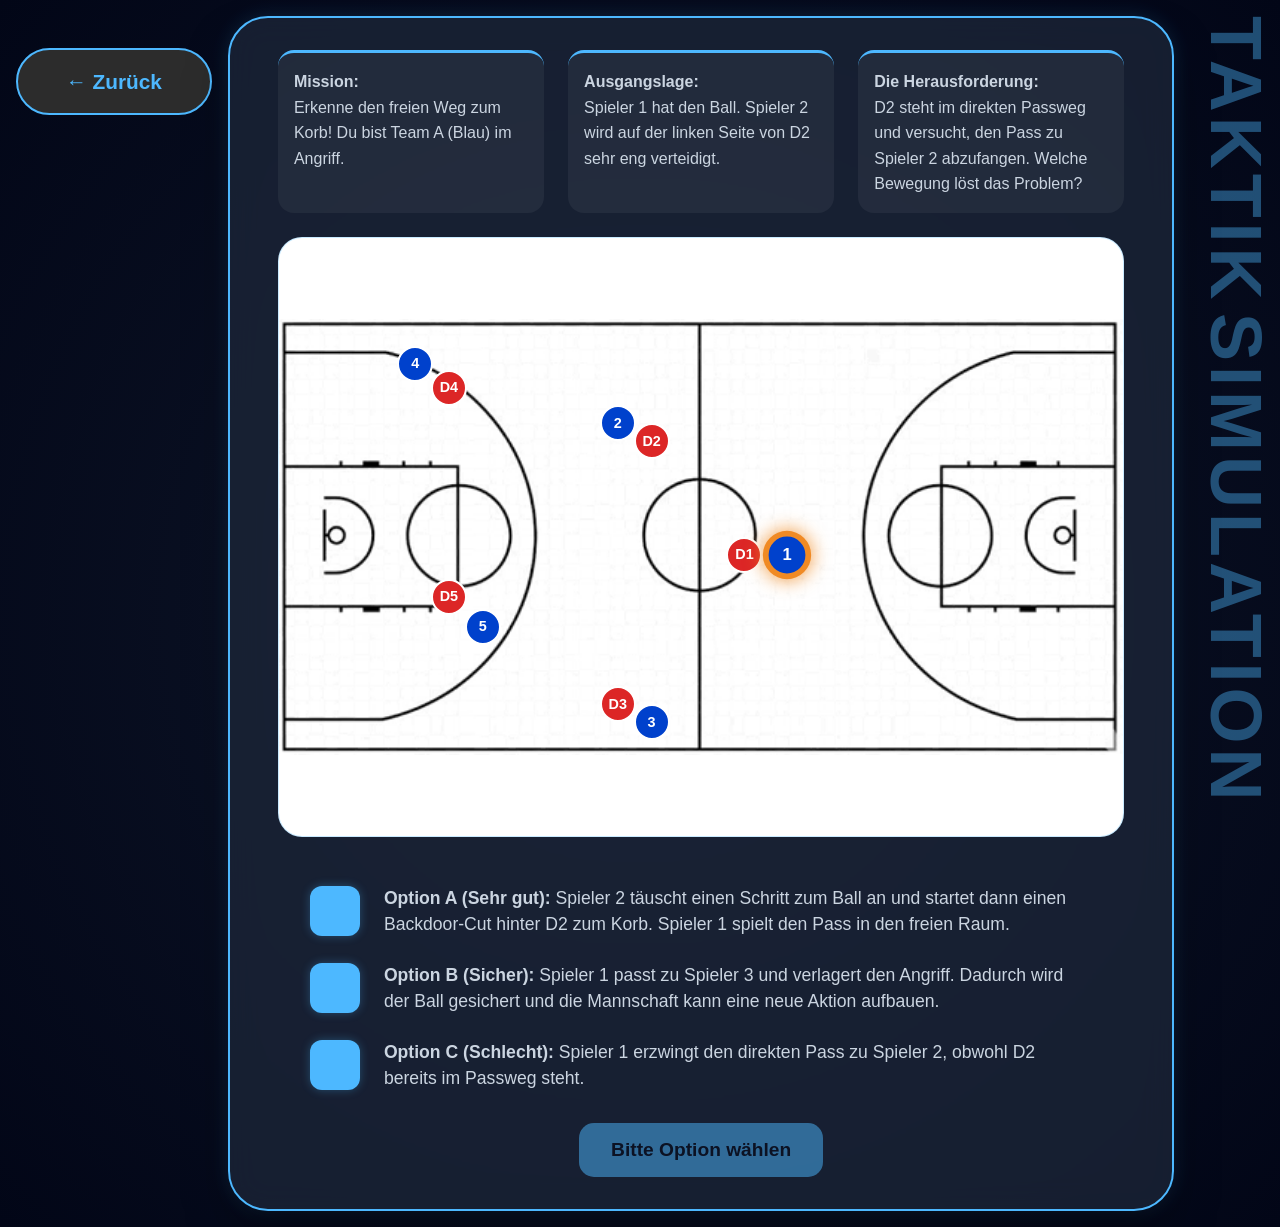
<file: simulation 2.html>
<!DOCTYPE html>
<html lang="de">

<head>
    <meta charset="UTF-8">
    <meta name="viewport" content="width=device-width, initial-scale=1.0">
    <title>Taktik-Simulation - Basketball Lernapp</title>
    <link rel="stylesheet" href="css/style.css">
    <style>
        /* --- Spezifische Styles für die Simulation --- */
        body {
            font-family: 'Segoe UI', Tahoma, Geneva, Verdana, sans-serif;
            /* Tieferes Blau statt Grün, um den "Anwendungs"-Bereich zu kennzeichnen */
            background: radial-gradient(circle at center, #0f172a 0%, #020617 100%);
            color: #f5f5f5;
            min-height: 100vh;
            margin: 0;
            display: flex;
            justify-content: center;
            align-items: flex-start;
            padding: 1rem;
        }

        /* Wrapper für Button und Container nebeneinander */
        .simulation-wrapper {
            display: flex;
            gap: 1rem;
            align-items: flex-start;
            width: 100%;
            max-width: 1600px;
            position: relative;
        }

        .container {
            flex: 1;
            max-width: 1300px;
            min-height: 97vh;
            display: flex;
            flex-direction: column;
            background: rgba(30, 41, 59, 0.7);
            backdrop-filter: blur(16px);
            border-radius: 40px;
            padding: 1rem 3rem 2rem 3rem;
            border: 2px solid #4db8ff;
            box-shadow: 0 25px 50px -12px rgba(0, 0, 0, 0.5), 0 0 20px rgba(77, 184, 255, 0.15);
            text-align: center;
            opacity: 0;
            animation: slideInFromRight 0.8s cubic-bezier(0.23, 1, 0.32, 1) forwards;
        }

        /* Vertikale Überschrift links */
        .vertical-title {
            display: flex;
            gap: 0.5rem;
            writing-mode: vertical-lr;
            text-orientation: mixed;
            color: rgba(77, 184, 255, 0.4);
            font-weight: 900;
            font-size: 4.5rem;
            text-transform: uppercase;
            line-height: 0.8;
            pointer-events: none;
            user-select: none;
            margin-left: 1rem;
            opacity: 0;
            /* Wird durch Animation auf 1 gesetzt */
            animation: flyInFromRight 1s cubic-bezier(0.23, 1, 0.32, 1) 0.3s forwards;
        }

        .vertical-title div {
            letter-spacing: 5px;
        }

        .intro-text {
            font-size: 1.2rem;
            line-height: 1.6;
            color: #cbd5e1;
            max-width: 1200px;
            margin: 0 auto 1.5rem auto;
        }

        .intro-flex {
            display: flex;
            justify-content: center;
            gap: 1.5rem;
            text-align: left;
            margin-top: 1rem;
        }

        .intro-column {
            flex: 1;
            background: rgba(255, 255, 255, 0.05);
            padding: 1rem;
            border-radius: 16px;
            border-top: 3px solid #4db8ff;
            font-size: 1rem;
        }

        /* Platzhalter für das Interface */
        .sim-interface-mockup {
            background: rgba(15, 23, 42, 0.6);
            border: 1px solid rgba(77, 184, 255, 0.3);
            border-radius: 24px;
            margin-bottom: 2rem;
            position: relative;
            overflow: hidden;
            flex-grow: 1;
            display: flex;
            align-items: center;
            justify-content: center;
            min-height: 600px;
            background-image: url('assets/GanzesFeld.png');
            background-size: contain;
            background-repeat: no-repeat;
            background-position: center;
            background-color: #fff;
        }

        /* Spieler-Marker */
        .player {
            position: absolute;
            width: 36px;
            height: 36px;
            border-radius: 50%;
            display: flex;
            align-items: center;
            justify-content: center;
            font-weight: bold;
            font-size: 0.9rem;
            color: white;
            transition: all 0.5s ease-in-out;
            cursor: pointer;
            z-index: 10;
        }

        .offense {
            background: #0041cc;
            border: 2px solid white;
        }

        /* Team A: Blau */
        .defense {
            background: #dc2626;
            border: 2px solid white;
        }

        /* Team B: Rot */

        /* Ballführender Spieler Hervorhebung */
        .player.has-ball {
            box-shadow: 0 0 0 3px #F08A24, 0 0 15px 5px rgba(240, 138, 36, 0.7);
            border-color: #F08A24 !important;
            transform: scale(1.15);
            z-index: 12;
        }

        .ball {
            width: 15px;
            height: 15px;
            background: #F08A24;
            /* Ball: Orange-gelb */
            border-radius: 50%;
            position: absolute;
            z-index: 11;
            box-shadow: 0 0 10px #F08A24;
            transition: all 0.5s ease-in-out;
        }

        /* Bereich für die interaktiven Quadrate */
        .selection-area {
            display: flex;
            flex-direction: column;
            gap: 1.5rem;
            margin-top: 1rem;
            text-align: left;
            padding: 0 2rem;
        }

        .selection-item {
            display: flex;
            align-items: center;
            gap: 1.5rem;
            cursor: pointer;
        }

        .square-btn {
            width: 50px;
            height: 50px;
            background: #4db8ff;
            border-radius: 12px;
            flex-shrink: 0;
            transition: all 0.3s ease;
            box-shadow: 0 0 10px rgba(77, 184, 255, 0.3);
            display: flex;
            align-items: center;
            justify-content: center;
            font-size: 2rem;
            color: #020617;
        }

        /* Bestätigungs-Button */
        .action-btn {
            margin-top: 2rem;
            padding: 1rem 2rem;
            background: #4db8ff;
            color: #020617;
            border: none;
            border-radius: 15px;
            font-size: 1.2rem;
            font-weight: bold;
            cursor: pointer;
            transition: all 0.3s ease;
            opacity: 0.5;
            pointer-events: none;
            width: fit-content;
            align-self: center;
        }

        .action-btn.ready {
            opacity: 1;
            pointer-events: auto;
        }

        .action-btn:hover {
            background: #fff;
            transform: translateY(-3px);
        }

        .selection-item:hover .square-btn {
            transform: scale(1.1);
            background: #fff;
            box-shadow: 0 0 20px rgba(255, 255, 255, 0.6);
        }

        /* Das Kreuz erscheint nur, wenn das Item die Klasse 'active' hat */
        .selection-item.active .square-btn::after {
            content: '✕';
            font-weight: bold;
        }

        .selection-text {
            font-size: 1.1rem;
            color: #cbd5e1;
        }

        /* Feedback-Box Styling für den Bereich der Auswahlmöglichkeiten */
        #feedback-text {
            margin: 1rem 2rem;
            padding: 2rem;
            border-radius: 24px;
            font-size: 1.2rem;
            line-height: 1.5;
            animation: fadeIn 0.5s ease-out;
        }

        @keyframes fadeIn {
            from {
                opacity: 0;
                transform: translateY(10px);
            }

            to {
                opacity: 1;
                transform: translateY(0);
            }
        }

        @keyframes flyInFromRight {
            0% {
                transform: translateX(50px);
                opacity: 0;
            }

            100% {
                transform: translateX(0);
                opacity: 1;
            }
        }

        .back-link {
            text-decoration: none;
            color: #4db8ff;
            font-weight: bold;
            border: 2px solid #4db8ff;
            padding: 1rem 3rem;
            font-size: 1.3rem;
            border-radius: 50px;
            transition: all 0.3s ease;
            white-space: nowrap;
            align-self: flex-start;
            position: sticky;
            top: 2rem;
            opacity: 0;
            animation: flyInFromTop 1s cubic-bezier(0.23, 1, 0.32, 1) 0.2s forwards;
        }

        .back-link:hover {
            background: #4db8ff;
            color: #0f172a;
            box-shadow: 0 0 20px rgba(77, 184, 255, 0.6);
            transform: translateY(-2px);
        }

        @keyframes flyInFromTop {
            0% {
                transform: translateY(-150%);
                opacity: 0;
            }

            100% {
                transform: translateY(0);
                opacity: 1;
            }
        }

        @media (max-width: 900px) {
            .simulation-wrapper {
                flex-direction: column;
                align-items: center;
            }

            .back-link {
                position: static;
                margin-bottom: 1rem;
            }
        }
    </style>
</head>

<body>
    <div class="simulation-wrapper">
        <a href="index.html" class="back-link">← Zurück</a>

        <div class="container">
            <div class="intro-text" id="situation-description">
                <div class="intro-flex">
                    <div class="intro-column">
                        <strong>Mission:</strong><br>
                        <span id="mission-text"></span>
                    </div>
                    <div class="intro-column">
                        <strong>Ausgangslage:</strong><br>
                        <span id="starting-text"></span>
                    </div>
                    <div class="intro-column">
                        <strong>Die Herausforderung:</strong><br>
                        <span id="challenge-text"></span>
                    </div>
                </div>
            </div>

            <div class="sim-interface-mockup">
                <!--
                    ANPASSEN 1: STARTPOSITIONEN
                    top = Position von oben, left = Position von links.
                    Die Prozentwerte können für ein neues Szenario verändert werden.
                -->

                <!-- Offense Team A (Blau) -->
                <div class="player offense has-ball" id="p1" style="top: 50%; left: 58%;">1</div>
                <div class="player offense" id="p2" style="top: 28%; left: 38%;">2</div>
                <div class="player offense" id="p3" style="top: 78%; left: 42%;">3</div>
                <div class="player offense" id="p4" style="top: 18%; left: 14%;">4</div>
                <div class="player offense" id="p5" style="top: 62%; left: 22%;">5</div>

                <!-- Defense Team B (Rot) -->
                <div class="player defense" id="d1" style="top: 50%; left: 53%;">D1</div>
                <div class="player defense" id="d2" style="top: 31%; left: 42%;">D2</div>
                <div class="player defense" id="d3" style="top: 75%; left: 38%;">D3</div>
                <div class="player defense" id="d4" style="top: 22%; left: 18%;">D4</div>
                <div class="player defense" id="d5" style="top: 57%; left: 18%;">D5</div>

                <!-- Ball -->
                <div class="ball" id="ball" style="top: 51%; left: 59%;"></div>
            </div>

            <div class="selection-area">
                <div class="selection-item" id="opt1">
                    <div class="square-btn"></div>
                    <p class="selection-text" id="option-text-1"></p>
                </div>

                <div class="selection-item" id="opt2">
                    <div class="square-btn"></div>
                    <p class="selection-text" id="option-text-2"></p>
                </div>

                <div class="selection-item" id="opt3">
                    <div class="square-btn"></div>
                    <p class="selection-text" id="option-text-3"></p>
                </div>
            </div>

            <div id="feedback-text" style="display: none;"></div>

            <button id="action-btn" class="action-btn">Bitte Option wählen</button>
        </div>

        <div class="vertical-title">
            <div>Taktik</div>
            <div>Simulation</div>
        </div>
    </div>

    <script>
        /*
        ============================================================
        ANPASSEN 2: HIER TAUSCHST DU DIE INHALTE DER NEUEN FRAGE AUS
        ============================================================

        Für ein weiteres Szenario musst du hauptsächlich diesen Block
        ändern. Das Design, die Auswahlmechanik und das Feedback-System
        können unverändert bleiben.
        */
        const scenarioContent = {
            mission:
                "Erkenne den freien Weg zum Korb! Du bist Team A (Blau) im Angriff.",

            startingPosition:
                "Spieler 1 hat den Ball. Spieler 2 wird auf der linken Seite von D2 sehr eng verteidigt.",

            challenge:
                "D2 steht im direkten Passweg und versucht, den Pass zu Spieler 2 abzufangen. Welche Bewegung löst das Problem?",

            options: {
                opt1: {
                    heading: "Option A (Sehr gut):",
                    text: "Spieler 2 täuscht einen Schritt zum Ball an und startet dann einen Backdoor-Cut hinter D2 zum Korb. Spieler 1 spielt den Pass in den freien Raum.",
                    feedback: "Hervorragend! Weil D2 den Passweg überverteidigt, ist der Raum hinter ihm frei. Der Backdoor-Cut bestraft die aggressive Verteidigung und führt zu einem einfachen Korbleger.",
                    color: "#22c55e"
                },

                opt2: {
                    heading: "Option B (Sicher):",
                    text: "Spieler 1 passt zu Spieler 3 und verlagert den Angriff. Dadurch wird der Ball gesichert und die Mannschaft kann eine neue Aktion aufbauen.",
                    feedback: "Solide Entscheidung. Der Ball bleibt sicher und die Verteidigung muss sich neu ausrichten. Die direkte Chance durch den freien Raum hinter D2 wird jedoch nicht genutzt.",
                    color: "#eab308"
                },

                opt3: {
                    heading: "Option C (Schlecht):",
                    text: "Spieler 1 erzwingt den direkten Pass zu Spieler 2, obwohl D2 bereits im Passweg steht.",
                    feedback: "Ballverlust! D2 steht zwischen Ball und Spieler 2 und kann den erzwungenen Pass abfangen. Gegen eine Denial-Verteidigung sollte der freie Raum hinter dem Verteidiger genutzt werden.",
                    color: "#ef4444"
                }
            }
        };

        /*
        ============================================================
        ANPASSEN 3: NÄCHSTE SEITE
        ============================================================

        Leer lassen, wenn nach dieser Frage nur „Zurücksetzen“ erscheinen soll.
        Für eine dritte Frage beispielsweise:
        const NEXT_PAGE = "simulation3.html";
        */
        const NEXT_PAGE = "";

        const selectionItems = document.querySelectorAll(".selection-item");
        const actionBtn = document.getElementById("action-btn");
        const feedbackBox = document.getElementById("feedback-text");

        let selectedOption = null;
        let buttonMode = "start";

        // Alle Spieler und den Ball erfassen.
        const elements = {
            p1: document.getElementById("p1"),
            p2: document.getElementById("p2"),
            p3: document.getElementById("p3"),
            p4: document.getElementById("p4"),
            p5: document.getElementById("p5"),
            d1: document.getElementById("d1"),
            d2: document.getElementById("d2"),
            d3: document.getElementById("d3"),
            d4: document.getElementById("d4"),
            d5: document.getElementById("d5"),
            ball: document.getElementById("ball")
        };

        /*
        ANPASSEN 4: STARTPOSITIONEN AUCH HIER EINTRAGEN,
        wenn du die Positionen oben im HTML veränderst.
        Diese Werte werden für „Zurücksetzen“ benötigt.
        */
        const initialPos = {
            p1: { top: "50%", left: "58%" },
            p2: { top: "28%", left: "38%" },
            p3: { top: "78%", left: "42%" },
            p4: { top: "18%", left: "14%" },
            p5: { top: "62%", left: "22%" },
            d1: { top: "50%", left: "53%" },
            d2: { top: "31%", left: "42%" },
            d3: { top: "75%", left: "38%" },
            d4: { top: "22%", left: "18%" },
            d5: { top: "57%", left: "18%" },
            ball: { top: "51%", left: "59%" }
        };

        function renderScenarioText() {
            document.getElementById("mission-text").textContent =
                scenarioContent.mission;

            document.getElementById("starting-text").textContent =
                scenarioContent.startingPosition;

            document.getElementById("challenge-text").textContent =
                scenarioContent.challenge;

            document.getElementById("option-text-1").innerHTML =
                `<strong>${scenarioContent.options.opt1.heading}</strong> ${scenarioContent.options.opt1.text}`;

            document.getElementById("option-text-2").innerHTML =
                `<strong>${scenarioContent.options.opt2.heading}</strong> ${scenarioContent.options.opt2.text}`;

            document.getElementById("option-text-3").innerHTML =
                `<strong>${scenarioContent.options.opt3.heading}</strong> ${scenarioContent.options.opt3.text}`;
        }

        function setBallHandler(player) {
            document
                .querySelectorAll(".player")
                .forEach(p => p.classList.remove("has-ball"));

            if (player) {
                player.classList.add("has-ball");
            }
        }

        selectionItems.forEach(item => {
            item.addEventListener("click", () => {
                if (buttonMode !== "start") {
                    return;
                }

                selectionItems.forEach(i => i.classList.remove("active"));
                item.classList.add("active");

                selectedOption = item.id;
                actionBtn.classList.add("ready");
                actionBtn.textContent = "Simulation starten";
            });
        });

        actionBtn.addEventListener("click", () => {
            if (buttonMode === "reset") {
                resetSim();
                return;
            }

            if (buttonMode === "next") {
                window.location.href = NEXT_PAGE;
                return;
            }

            if (selectedOption) {
                runSimulation(selectedOption);
            }
        });

        function runSimulation(option) {
            actionBtn.classList.remove("ready");
            actionBtn.style.opacity = "0.5";
            actionBtn.style.pointerEvents = "none";

            /*
            ========================================================
            ANPASSEN 5: ANIMATIONEN DER DREI ANTWORTMÖGLICHKEITEN
            ========================================================

            top und left bestimmen die Zielposition.
            setTimeout bestimmt, wann die nächste Phase beginnt.
            */

            if (option === "opt1") {
                // OPTION A: Backdoor-Cut – beste Entscheidung

                // Phase 1: P2 täuscht einen Schritt zum Ball an.
                elements.p2.style.left = "43%";
                elements.p2.style.top = "31%";

                // D2 folgt der Täuschung und öffnet den Raum hinter sich.
                elements.d2.style.left = "46%";
                elements.d2.style.top = "33%";

                setTimeout(() => {
                    // Phase 2: P2 schneidet hinter D2 zum Korb.
                    elements.p2.style.transitionDuration = "1.2s";
                    elements.p2.style.left = "17%";
                    elements.p2.style.top = "42%";

                    // D2 reagiert verspätet.
                    elements.d2.style.transitionDuration = "1.2s";
                    elements.d2.style.left = "27%";
                    elements.d2.style.top = "38%";

                    // P1 beginnt den Pass.
                    setBallHandler(null);
                    elements.ball.style.transitionDuration = "1.1s";
                    elements.ball.style.left = "19%";
                    elements.ball.style.top = "44%";

                    // D5 hilft aus der Zone.
                    elements.d5.style.transitionDuration = "1.2s";
                    elements.d5.style.left = "14%";
                    elements.d5.style.top = "49%";

                    setTimeout(() => {
                        // Phase 3: P2 erhält den Ball.
                        setBallHandler(elements.p2);

                        // Korbleger zum linken Korb.
                        elements.p2.style.left = "11%";
                        elements.p2.style.top = "48%";
                        elements.ball.style.left = "12%";
                        elements.ball.style.top = "49%";

                        setTimeout(() => {
                            setBallHandler(null);
                            elements.ball.style.transitionDuration = "0.45s";
                            elements.ball.style.left = "6.5%";
                            elements.ball.style.top = "48.5%";

                            setTimeout(() => {
                                showFeedback(
                                    scenarioContent.options.opt1.feedback,
                                    scenarioContent.options.opt1.color
                                );
                                finishSim();
                            }, 550);
                        }, 750);
                    }, 1250);
                }, 650);

            } else if (option === "opt2") {
                // OPTION B: Ball verlagern – sichere Entscheidung

                // P3 bietet sich an.
                elements.p3.style.left = "48%";
                elements.p3.style.top = "72%";

                setTimeout(() => {
                    // Pass von P1 zu P3.
                    setBallHandler(null);
                    elements.ball.style.left = "49%";
                    elements.ball.style.top = "73%";

                    // Verteidigung verschiebt sich.
                    elements.d3.style.left = "45%";
                    elements.d3.style.top = "68%";
                    elements.d1.style.left = "50%";
                    elements.d1.style.top = "57%";

                    setTimeout(() => {
                        setBallHandler(elements.p3);

                        showFeedback(
                            scenarioContent.options.opt2.feedback,
                            scenarioContent.options.opt2.color
                        );
                        finishSim();
                    }, 650);
                }, 850);

            } else if (option === "opt3") {
                // OPTION C: Direkten Pass erzwingen – schlechte Entscheidung

                // P1 spielt in den zugestellten Passweg.
                setBallHandler(null);
                elements.ball.style.left = "44%";
                elements.ball.style.top = "33%";

                // D2 springt in den Pass.
                elements.d2.style.left = "41%";
                elements.d2.style.top = "31%";

                setTimeout(() => {
                    // D2 fängt den Ball ab.
                    setBallHandler(elements.d2);
                    elements.ball.style.left = "42%";
                    elements.ball.style.top = "32%";

                    // D2 startet den Gegenangriff.
                    elements.d2.style.left = "58%";
                    elements.d2.style.top = "42%";
                    elements.ball.style.left = "59%";
                    elements.ball.style.top = "43%";

                    setTimeout(() => {
                        showFeedback(
                            scenarioContent.options.opt3.feedback,
                            scenarioContent.options.opt3.color
                        );
                        finishSim();
                    }, 750);
                }, 550);
            }
        }

        function showFeedback(text, color) {
            const selectionArea = document.querySelector(".selection-area");
            selectionArea.style.display = "none";

            feedbackBox.textContent = text;
            feedbackBox.style.backgroundColor = color + "22";
            feedbackBox.style.border = `2px solid ${color}`;
            feedbackBox.style.color = color;
            feedbackBox.style.display = "block";
        }

        function finishSim() {
            setTimeout(() => {
                actionBtn.style.opacity = "1";
                actionBtn.style.pointerEvents = "auto";
                actionBtn.classList.add("ready");

                if (NEXT_PAGE) {
                    buttonMode = "next";
                    actionBtn.textContent = "Weiter zur nächsten Frage";
                } else {
                    buttonMode = "reset";
                    actionBtn.textContent = "Zurücksetzen";
                }
            }, 1000);
        }

        function resetSim() {
            setBallHandler(elements.p1);

            // Übergänge kurz abschalten, damit alle Elemente sauber zurückspringen.
            Object.values(elements).forEach(element => {
                element.style.transition = "none";
            });

            Object.entries(initialPos).forEach(([id, position]) => {
                elements[id].style.top = position.top;
                elements[id].style.left = position.left;
            });

            // Standard-Animationsdauer wiederherstellen.
            setTimeout(() => {
                Object.values(elements).forEach(element => {
                    element.style.transition = "all 0.5s ease-in-out";
                    element.style.transitionDuration = "0.5s";
                });
            }, 50);

            document.querySelector(".selection-area").style.display = "flex";
            feedbackBox.style.display = "none";

            selectionItems.forEach(item => item.classList.remove("active"));

            selectedOption = null;
            buttonMode = "start";
            actionBtn.textContent = "Bitte Option wählen";
            actionBtn.classList.remove("ready");
            actionBtn.style.opacity = "";
            actionBtn.style.pointerEvents = "";
        }

        renderScenarioText();
    </script>
</body>

</html>
</file>
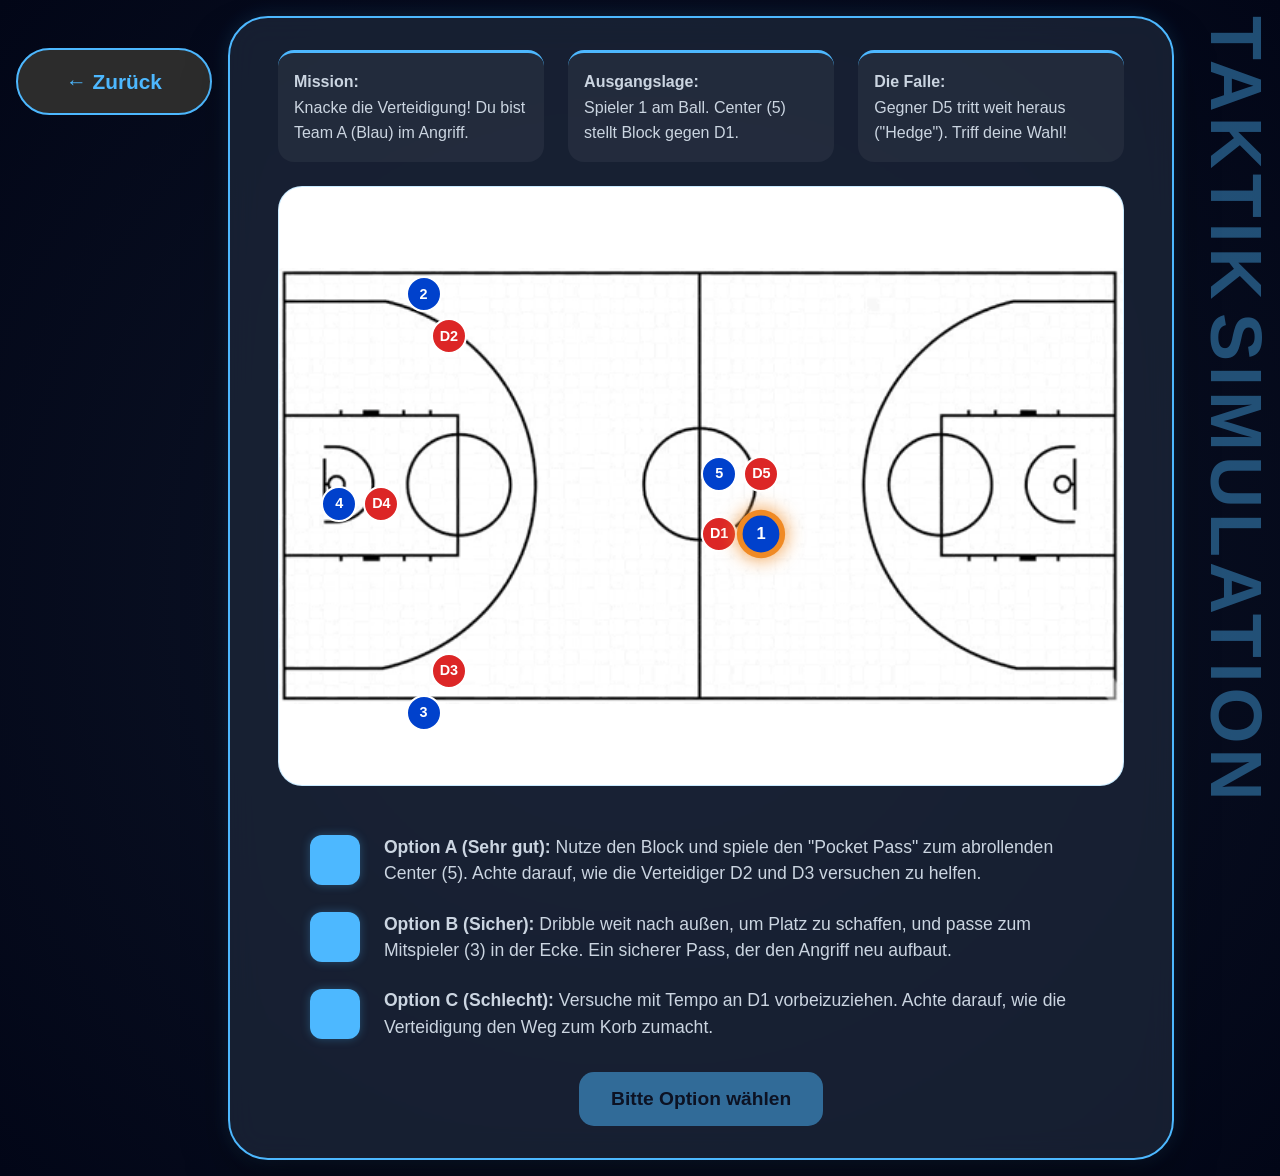
<file: simulation.html>
<!DOCTYPE html>
<html lang="de">

<head>
    <meta charset="UTF-8">
    <meta name="viewport" content="width=device-width, initial-scale=1.0">
    <title>Taktik-Simulation - Basketball Lernapp</title>
    <link rel="stylesheet" href="css/style.css">
    <style>
        /* --- Spezifische Styles für die Simulation --- */
        body {
            font-family: 'Segoe UI', Tahoma, Geneva, Verdana, sans-serif;
            /* Tieferes Blau statt Grün, um den "Anwendungs"-Bereich zu kennzeichnen */
            background: radial-gradient(circle at center, #0f172a 0%, #020617 100%);
            color: #f5f5f5;
            min-height: 100vh;
            margin: 0;
            display: flex;
            justify-content: center;
            align-items: flex-start;
            padding: 1rem;
        }

        /* Wrapper für Button und Container nebeneinander */
        .simulation-wrapper {
            display: flex;
            gap: 1rem;
            align-items: flex-start;
            width: 100%;
            max-width: 1600px;
            position: relative;
        }

        .container {
            flex: 1;
            max-width: 1300px;
            min-height: 97vh;
            display: flex;
            flex-direction: column;
            background: rgba(30, 41, 59, 0.7);
            backdrop-filter: blur(16px);
            border-radius: 40px;
            padding: 1rem 3rem 2rem 3rem;
            border: 2px solid #4db8ff;
            box-shadow: 0 25px 50px -12px rgba(0, 0, 0, 0.5), 0 0 20px rgba(77, 184, 255, 0.15);
            text-align: center;
            opacity: 0;
            animation: slideInFromRight 0.8s cubic-bezier(0.23, 1, 0.32, 1) forwards;
        }

        /* Vertikale Überschrift links */
        .vertical-title {
            display: flex;
            gap: 0.5rem;
            writing-mode: vertical-lr;
            text-orientation: mixed;
            color: rgba(77, 184, 255, 0.4);
            font-weight: 900;
            font-size: 4.5rem;
            text-transform: uppercase;
            line-height: 0.8;
            pointer-events: none;
            user-select: none;
            margin-left: 1rem;
            opacity: 0;
            /* Wird durch Animation auf 1 gesetzt */
            animation: flyInFromRight 1s cubic-bezier(0.23, 1, 0.32, 1) 0.3s forwards;
        }

        .vertical-title div {
            letter-spacing: 5px;
        }

        .intro-text {
            font-size: 1.2rem;
            line-height: 1.6;
            color: #cbd5e1;
            max-width: 1200px;
            margin: 0 auto 1.5rem auto;
        }

        .intro-flex {
            display: flex;
            justify-content: center;
            gap: 1.5rem;
            text-align: left;
            margin-top: 1rem;
        }

        .intro-column {
            flex: 1;
            background: rgba(255, 255, 255, 0.05);
            padding: 1rem;
            border-radius: 16px;
            border-top: 3px solid #4db8ff;
            font-size: 1rem;
        }

        /* Platzhalter für das Interface */
        .sim-interface-mockup {
            background: rgba(15, 23, 42, 0.6);
            border: 1px solid rgba(77, 184, 255, 0.3);
            border-radius: 24px;
            margin-bottom: 2rem;
            position: relative;
            overflow: hidden;
            flex-grow: 1;
            display: flex;
            align-items: center;
            justify-content: center;
            min-height: 600px;
            background-image: url('assets/GanzesFeld.png');
            background-size: contain;
            background-repeat: no-repeat;
            background-position: center;
            background-color: #fff;
        }

        /* Spieler-Marker */
        .player {
            position: absolute;
            width: 36px;
            height: 36px;
            border-radius: 50%;
            display: flex;
            align-items: center;
            justify-content: center;
            font-weight: bold;
            font-size: 0.9rem;
            color: white;
            transition: all 0.5s ease-in-out;
            cursor: pointer;
            z-index: 10;
        }

        .offense {
            background: #0041cc;
            border: 2px solid white;
        }

        /* Team A: Blau */
        .defense {
            background: #dc2626;
            border: 2px solid white;
        }

        /* Team B: Rot */

        /* Ballführender Spieler Hervorhebung */
        .player.has-ball {
            box-shadow: 0 0 0 3px #F08A24, 0 0 15px 5px rgba(240, 138, 36, 0.7);
            border-color: #F08A24 !important;
            transform: scale(1.15);
            z-index: 12;
        }

        .ball {
            width: 15px;
            height: 15px;
            background: #F08A24;
            /* Ball: Orange-gelb */
            border-radius: 50%;
            position: absolute;
            z-index: 11;
            box-shadow: 0 0 10px #F08A24;
            transition: all 0.5s ease-in-out;
        }

        /* Bereich für die interaktiven Quadrate */
        .selection-area {
            display: flex;
            flex-direction: column;
            gap: 1.5rem;
            margin-top: 1rem;
            text-align: left;
            padding: 0 2rem;
        }

        .selection-item {
            display: flex;
            align-items: center;
            gap: 1.5rem;
            cursor: pointer;
        }

        .square-btn {
            width: 50px;
            height: 50px;
            background: #4db8ff;
            border-radius: 12px;
            flex-shrink: 0;
            transition: all 0.3s ease;
            box-shadow: 0 0 10px rgba(77, 184, 255, 0.3);
            display: flex;
            align-items: center;
            justify-content: center;
            font-size: 2rem;
            color: #020617;
        }

        /* Bestätigungs-Button */
        .action-btn {
            margin-top: 2rem;
            padding: 1rem 2rem;
            background: #4db8ff;
            color: #020617;
            border: none;
            border-radius: 15px;
            font-size: 1.2rem;
            font-weight: bold;
            cursor: pointer;
            transition: all 0.3s ease;
            opacity: 0.5;
            pointer-events: none;
            width: fit-content;
            align-self: center;
        }

        .action-btn.ready {
            opacity: 1;
            pointer-events: auto;
        }

        .action-btn:hover {
            background: #fff;
            transform: translateY(-3px);
        }

        .selection-item:hover .square-btn {
            transform: scale(1.1);
            background: #fff;
            box-shadow: 0 0 20px rgba(255, 255, 255, 0.6);
        }

        /* Das Kreuz erscheint nur, wenn das Item die Klasse 'active' hat */
        .selection-item.active .square-btn::after {
            content: '✕';
            font-weight: bold;
        }

        .selection-text {
            font-size: 1.1rem;
            color: #cbd5e1;
        }

        /* Feedback-Box Styling für den Bereich der Auswahlmöglichkeiten */
        #feedback-text {
            margin: 1rem 2rem;
            padding: 2rem;
            border-radius: 24px;
            font-size: 1.2rem;
            line-height: 1.5;
            animation: fadeIn 0.5s ease-out;
        }

        @keyframes fadeIn {
            from {
                opacity: 0;
                transform: translateY(10px);
            }

            to {
                opacity: 1;
                transform: translateY(0);
            }
        }

        @keyframes flyInFromRight {
            0% {
                transform: translateX(50px);
                opacity: 0;
            }

            100% {
                transform: translateX(0);
                opacity: 1;
            }
        }

        .back-link {
            text-decoration: none;
            color: #4db8ff;
            font-weight: bold;
            border: 2px solid #4db8ff;
            padding: 1rem 3rem;
            font-size: 1.3rem;
            border-radius: 50px;
            transition: all 0.3s ease;
            white-space: nowrap;
            align-self: flex-start;
            position: sticky;
            top: 2rem;
            opacity: 0;
            animation: flyInFromTop 1s cubic-bezier(0.23, 1, 0.32, 1) 0.2s forwards;
        }

        .back-link:hover {
            background: #4db8ff;
            color: #0f172a;
            box-shadow: 0 0 20px rgba(77, 184, 255, 0.6);
            transform: translateY(-2px);
        }

        @keyframes flyInFromTop {
            0% {
                transform: translateY(-150%);
                opacity: 0;
            }

            100% {
                transform: translateY(0);
                opacity: 1;
            }
        }

        @media (max-width: 900px) {
            .simulation-wrapper {
                flex-direction: column;
                align-items: center;
            }

            .back-link {
                position: static;
                margin-bottom: 1rem;
            }
        }
    </style>
</head>

<body>
    <div class="simulation-wrapper">
        <a href="index.html" class="back-link">← Zurück</a>

        <div class="container">
            <div class="intro-text" id="situation-description">
                <div class="intro-flex">
                    <div class="intro-column">
                        <strong>Mission:</strong><br>
                        Knacke die Verteidigung! Du bist Team A (Blau) im Angriff.
                    </div>
                    <div class="intro-column">
                        <strong>Ausgangslage:</strong><br>
                        Spieler 1 am Ball. Center (5) stellt Block gegen D1.
                    </div>
                    <div class="intro-column">
                        <strong>Die Falle:</strong><br>
                        Gegner D5 tritt weit heraus ("Hedge"). Triff deine Wahl!
                    </div>
                </div>
            </div>

            <div class="sim-interface-mockup">
                <!-- Angriff auf den linken Korb -->
                <!-- Offense Team A (Blau) -->
                <div class="player offense has-ball" id="p1" style="top: 55%; left: 55%;">1</div>
                <div class="player offense" id="p5" style="top: 45%; left: 50%;">5</div>
                <div class="player offense" id="p2" style="top: 15%; left: 15%;">2</div>
                <div class="player offense" id="p3" style="top: 85%; left: 15%;">3</div>
                <div class="player offense" id="p4" style="top: 50%; left: 5%;">4</div>

                <!-- Defense Team B (Rot) -->
                <div class="player defense" id="d1" style="top: 55%; left: 50%;">D1</div>
                <div class="player defense" id="d5" style="top: 45%; left: 55%;">D5</div>
                <div class="player defense" id="d2" style="top: 22%; left: 18%;">D2</div>
                <div class="player defense" id="d3" style="top: 78%; left: 18%;">D3</div>
                <div class="player defense" id="d4" style="top: 50%; left: 10%;">D4</div>

                <!-- Ball -->
                <div class="ball" id="ball" style="top: 56%; left: 56%;"></div>
            </div>

            <div class="selection-area">
                <div class="selection-item" id="opt1">
                    <div class="square-btn"></div>
                    <p class="selection-text"><strong>Option A (Sehr gut):</strong> Nutze den Block und spiele den
                        "Pocket Pass" zum abrollenden Center (5). Achte darauf, wie die Verteidiger D2 und D3 versuchen
                        zu helfen.</p>
                </div>
                <div class="selection-item" id="opt2">
                    <div class="square-btn"></div>
                    <p class="selection-text"><strong>Option B (Sicher):</strong> Dribble weit nach außen, um Platz zu
                        schaffen, und passe zum Mitspieler (3) in der Ecke. Ein sicherer Pass, der den Angriff neu
                        aufbaut.</p>
                </div>
                <div class="selection-item" id="opt3">
                    <div class="square-btn"></div>
                    <p class="selection-text"><strong>Option C (Schlecht):</strong> Versuche mit Tempo an D1
                        vorbeizuziehen. Achte darauf, wie die Verteidigung den Weg zum Korb zumacht.</p>
                </div>
            </div>

            <div id="feedback-text" style="display: none;"></div>

            <button id="action-btn" class="action-btn">Bitte Option wählen</button>
        </div>

        <div class="vertical-title">
            <div>Taktik</div>
            <div>Simulation</div>
        </div>
    </div>

    <script>
        const selectionItems = document.querySelectorAll('.selection-item');
        const actionBtn = document.getElementById('action-btn');
        const feedbackBox = document.getElementById('feedback-text');
        let selectedOption = null;

        // Elemente für Animation
        const p1 = document.getElementById('p1');
        const p5 = document.getElementById('p5');
        const d1 = document.getElementById('d1');
        const d5 = document.getElementById('d5');
        const p3 = document.getElementById('p3'); // Spieler 3 hinzugefügt
        const d2 = document.getElementById('d2'); // Verteidiger 2 hinzugefügt
        const d3 = document.getElementById('d3'); // Verteidiger 3 hinzugefügt
        const ball = document.getElementById('ball');

        // Funktion zum Markieren des ballführenden Spielers
        function setBallHandler(player) {
            document.querySelectorAll('.player').forEach(p => p.classList.remove('has-ball'));
            if (player) {
                player.classList.add('has-ball');
            }
        }

        // Initial-Positionen speichern für Reset
        const initialPos = {
            p1: { top: '55%', left: '55%' },
            p5: { top: '45%', left: '50%' },
            d1: { top: '55%', left: '50%' },
            d5: { top: '45%', left: '55%' },
            p3: { top: '85%', left: '15%' }, // Initialposition von P3 speichern
            d2: { top: '22%', left: '18%' }, // Initialposition von D2 speichern
            d3: { top: '78%', left: '18%' }, // Initialposition von D3 speichern
            ball: { top: '56%', left: '56%' },
        };

        selectionItems.forEach(item => {
            item.addEventListener('click', () => {
                selectionItems.forEach(i => i.classList.remove('active'));
                item.classList.add('active');
                selectedOption = item.id;
                actionBtn.classList.add('ready');
                actionBtn.textContent = 'Simulation Starten';
            });
        });

actionBtn.addEventListener('click', () => {
    if (actionBtn.textContent === 'Weiter zu Frage 2') {
        window.location.href = 'simulation2.html';
        return;
    }

    runSimulation(selectedOption);
});

        function runSimulation(option) {
            actionBtn.classList.remove('ready');
            actionBtn.style.opacity = "0.5";
            actionBtn.style.pointerEvents = "none";

            if (option === 'opt1') {
                // Option A: Pocket Pass (Sehr gut)
                // Phase 1: P1 macht nur einen minimalen Schritt, D5 rückt näher an P1 (Hedge)
                p1.style.left = '53%';
                ball.style.left = '54%';
                d5.style.top = '50%'; // D5 geht näher an P1 heran

                setTimeout(() => {
                    // Phase 2: Der kurze, schnelle Pocket Pass zu P5 (Ball verlässt P1)
                    setBallHandler(null);
                    ball.style.left = '50%';
                    ball.style.top = '45%';

                    setTimeout(() => {
                        // Phase 3: P5 rollt zum Korb, D2 und D3 ziehen sich zusammen (Help Defense) (Ball kommt bei P5 an)
                        setBallHandler(p5);
                        p5.style.transitionDuration = '1.5s';
                        ball.style.transitionDuration = '1.5s';
                        d2.style.transitionDuration = '1.5s';
                        d3.style.transitionDuration = '1.5s';

                        p5.style.left = '20%'; // Etwas weiter rechts stehen bleiben zum Wurf
                        p5.style.top = '50%';
                        ball.style.left = '21%';
                        ball.style.top = '51%';

                        // Hilfe-Verteidigung sinkt zur Mitte ab
                        d2.style.top = '38%';
                        d3.style.top = '62%';

                        setTimeout(() => {
                            // Phase 4: Der eigentliche Wurf zum Korb (Ball verlässt P5)
                            setBallHandler(null);
                            ball.style.transitionDuration = '0.5s';
                            ball.style.left = '6.5%';
                            ball.style.top = '48.5%';

                            setTimeout(() => {
                                showFeedback("Hervorragend! Der Pocket Pass findet den abrollenden Center. D2 und D3 versuchen zu helfen, kommen aber zu spät zum Block des Wurfs.", "#22c55e");
                                finishSim();
                            }, 600);
                        }, 1600); // Warten bis der Roll (Phase 3) abgeschlossen ist
                    }, 600);
                }, 800);

            } else if (option === 'opt2') {
                // Option B: Sicherer Pass (Normal)
                p1.style.left = '60%'; // Dribbelt weg
                p1.style.top = '65%';
                ball.style.left = '61%';
                ball.style.top = '66%';
                p3.style.left = '25%'; // P3 bewegt sich zur Mitte
                p3.style.top = '75%';

                setTimeout(() => {
                    // Während der Ball fliegt... (Ball verlässt P1)
                    setBallHandler(null);
                    ball.style.left = '26%';
                    ball.style.top = '76%';
                    // ...reagiert D3 und stellt sich zwischen P3 und Korb
                    d3.style.left = '23%';
                    d3.style.top = '72%';

                    setTimeout(() => {
                        // Ball kommt bei P3 an
                        setBallHandler(p3);
                        showFeedback("Gute Entscheidung. Du hast den Druck herausgenommen und suchst den freien Mitspieler.", "#eab308");
                        finishSim();
                    }, 600); // Warten bis Pass und D3 angekommen sind
                }, 1200); // Erhöhte Verzögerung für langsamere Bewegung

            } else if (option === 'opt3') {
                // Option C: Drive (Schlecht)
                // Phase 1: P1 versucht an D1 vorbeizuziehen, D5 reagiert SOFORT
                p1.style.left = '48%';
                p1.style.top = '53%';
                ball.style.left = '49%';
                ball.style.top = '54%';
                d1.style.left = '47%';
                d5.style.left = '46%';
                d5.style.top = '52%';

                setTimeout(() => {
                    // Phase 2: Die Falle schnappt zu und der Ball wird übernommen (Ball wird von D1 gestohlen)
                    setBallHandler(d1);
                    d1.style.left = '46%';
                    ball.style.left = '45%';

                    setTimeout(() => {
                        showFeedback("Ballverlust! D1 und D5 haben den Weg zum Korb zugestellt und dir den Ball abgenommen.", "#ef4444");
                        finishSim();
                    }, 600);
                }, 500);
            }
        }

        function showFeedback(text, color) {
            const selectionArea = document.querySelector('.selection-area');
            selectionArea.style.display = 'none'; // Verstecke Optionen

            feedbackBox.textContent = text;
            feedbackBox.style.backgroundColor = color + "22"; // Transparenter Hintergrund
            feedbackBox.style.border = `2px solid ${color}`;
            feedbackBox.style.color = color;
            feedbackBox.style.display = "block";
        }

function finishSim() {
    setTimeout(() => {
        actionBtn.textContent = 'Weiter zu Frage 2';
        actionBtn.style.opacity = "1";
        actionBtn.style.pointerEvents = "auto";
        actionBtn.classList.add('ready');
    }, 1000);
}

        function resetSim() {
            // Ballführenden Spieler zurücksetzen
            setBallHandler(p1);

            // Positionen zurücksetzen
            p1.style.left = initialPos.p1.left;
            p1.style.top = initialPos.p1.top;
            p5.style.left = initialPos.p5.left;
            p5.style.top = initialPos.p5.top;
            d1.style.left = initialPos.d1.left;
            d1.style.top = initialPos.d1.top;
            d5.style.left = initialPos.d5.left;
            d5.style.top = initialPos.d5.top;
            p3.style.left = initialPos.p3.left; // P3 zurücksetzen
            p3.style.top = initialPos.p3.top;
            d2.style.left = initialPos.d2.left; // D2 zurücksetzen
            d2.style.top = initialPos.d2.top;
            d3.style.left = initialPos.d3.left; // D3 zurücksetzen
            d3.style.top = initialPos.d3.top;
            ball.style.left = initialPos.ball.left;
            ball.style.top = initialPos.ball.top;

            // UI zurücksetzen
            const selectionArea = document.querySelector('.selection-area');
            selectionArea.style.display = 'flex'; // Zeige Optionen wieder

            feedbackBox.style.display = "none";
            selectionItems.forEach(i => i.classList.remove('active'));
            selectedOption = null;
            actionBtn.textContent = 'Bitte Option wählen';
            actionBtn.classList.remove('ready');

            // Animationen kurz ausschalten für harten Reset
            const all = [p1, p5, d1, d5, p3, d2, d3, ball];
            all.forEach(el => el.style.transition = 'none');
            all.forEach(el => el.style.transitionDuration = '0.5s'); // Reset duration
            setTimeout(() => all.forEach(el => el.style.transition = 'all 0.5s ease-in-out'), 50);
        }
    </script>
</body>

</html>
</file>
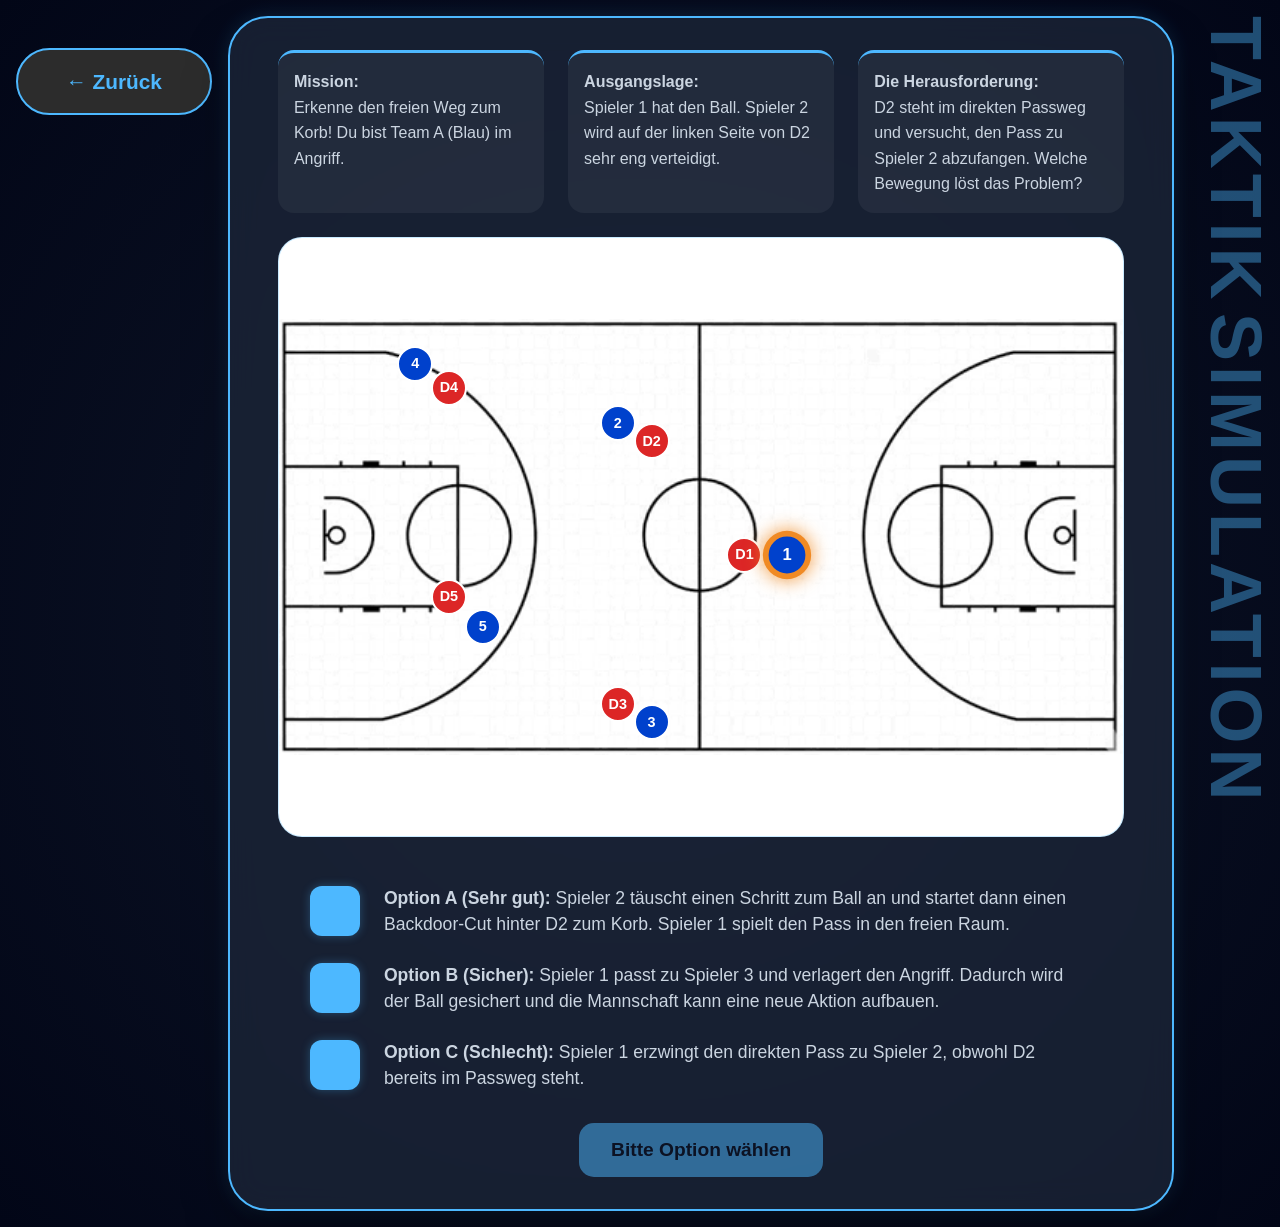
<file: simulation2.html>
<!DOCTYPE html>
<html lang="de">

<head>
    <meta charset="UTF-8">
    <meta name="viewport" content="width=device-width, initial-scale=1.0">
    <title>Taktik-Simulation - Basketball Lernapp</title>
    <link rel="stylesheet" href="css/style.css">
    <style>
        /* --- Spezifische Styles für die Simulation --- */
        body {
            font-family: 'Segoe UI', Tahoma, Geneva, Verdana, sans-serif;
            /* Tieferes Blau statt Grün, um den "Anwendungs"-Bereich zu kennzeichnen */
            background: radial-gradient(circle at center, #0f172a 0%, #020617 100%);
            color: #f5f5f5;
            min-height: 100vh;
            margin: 0;
            display: flex;
            justify-content: center;
            align-items: flex-start;
            padding: 1rem;
        }

        /* Wrapper für Button und Container nebeneinander */
        .simulation-wrapper {
            display: flex;
            gap: 1rem;
            align-items: flex-start;
            width: 100%;
            max-width: 1600px;
            position: relative;
        }

        .container {
            flex: 1;
            max-width: 1300px;
            min-height: 97vh;
            display: flex;
            flex-direction: column;
            background: rgba(30, 41, 59, 0.7);
            backdrop-filter: blur(16px);
            border-radius: 40px;
            padding: 1rem 3rem 2rem 3rem;
            border: 2px solid #4db8ff;
            box-shadow: 0 25px 50px -12px rgba(0, 0, 0, 0.5), 0 0 20px rgba(77, 184, 255, 0.15);
            text-align: center;
            opacity: 0;
            animation: slideInFromRight 0.8s cubic-bezier(0.23, 1, 0.32, 1) forwards;
        }

        /* Vertikale Überschrift links */
        .vertical-title {
            display: flex;
            gap: 0.5rem;
            writing-mode: vertical-lr;
            text-orientation: mixed;
            color: rgba(77, 184, 255, 0.4);
            font-weight: 900;
            font-size: 4.5rem;
            text-transform: uppercase;
            line-height: 0.8;
            pointer-events: none;
            user-select: none;
            margin-left: 1rem;
            opacity: 0;
            /* Wird durch Animation auf 1 gesetzt */
            animation: flyInFromRight 1s cubic-bezier(0.23, 1, 0.32, 1) 0.3s forwards;
        }

        .vertical-title div {
            letter-spacing: 5px;
        }

        .intro-text {
            font-size: 1.2rem;
            line-height: 1.6;
            color: #cbd5e1;
            max-width: 1200px;
            margin: 0 auto 1.5rem auto;
        }

        .intro-flex {
            display: flex;
            justify-content: center;
            gap: 1.5rem;
            text-align: left;
            margin-top: 1rem;
        }

        .intro-column {
            flex: 1;
            background: rgba(255, 255, 255, 0.05);
            padding: 1rem;
            border-radius: 16px;
            border-top: 3px solid #4db8ff;
            font-size: 1rem;
        }

        /* Platzhalter für das Interface */
        .sim-interface-mockup {
            background: rgba(15, 23, 42, 0.6);
            border: 1px solid rgba(77, 184, 255, 0.3);
            border-radius: 24px;
            margin-bottom: 2rem;
            position: relative;
            overflow: hidden;
            flex-grow: 1;
            display: flex;
            align-items: center;
            justify-content: center;
            min-height: 600px;
            background-image: url('assets/GanzesFeld.png');
            background-size: contain;
            background-repeat: no-repeat;
            background-position: center;
            background-color: #fff;
        }

        /* Spieler-Marker */
        .player {
            position: absolute;
            width: 36px;
            height: 36px;
            border-radius: 50%;
            display: flex;
            align-items: center;
            justify-content: center;
            font-weight: bold;
            font-size: 0.9rem;
            color: white;
            transition: all 0.5s ease-in-out;
            cursor: pointer;
            z-index: 10;
        }

        .offense {
            background: #0041cc;
            border: 2px solid white;
        }

        /* Team A: Blau */
        .defense {
            background: #dc2626;
            border: 2px solid white;
        }

        /* Team B: Rot */

        /* Ballführender Spieler Hervorhebung */
        .player.has-ball {
            box-shadow: 0 0 0 3px #F08A24, 0 0 15px 5px rgba(240, 138, 36, 0.7);
            border-color: #F08A24 !important;
            transform: scale(1.15);
            z-index: 12;
        }

        .ball {
            width: 15px;
            height: 15px;
            background: #F08A24;
            /* Ball: Orange-gelb */
            border-radius: 50%;
            position: absolute;
            z-index: 11;
            box-shadow: 0 0 10px #F08A24;
            transition: all 0.5s ease-in-out;
        }

        /* Bereich für die interaktiven Quadrate */
        .selection-area {
            display: flex;
            flex-direction: column;
            gap: 1.5rem;
            margin-top: 1rem;
            text-align: left;
            padding: 0 2rem;
        }

        .selection-item {
            display: flex;
            align-items: center;
            gap: 1.5rem;
            cursor: pointer;
        }

        .square-btn {
            width: 50px;
            height: 50px;
            background: #4db8ff;
            border-radius: 12px;
            flex-shrink: 0;
            transition: all 0.3s ease;
            box-shadow: 0 0 10px rgba(77, 184, 255, 0.3);
            display: flex;
            align-items: center;
            justify-content: center;
            font-size: 2rem;
            color: #020617;
        }

        /* Bestätigungs-Button */
        .action-btn {
            margin-top: 2rem;
            padding: 1rem 2rem;
            background: #4db8ff;
            color: #020617;
            border: none;
            border-radius: 15px;
            font-size: 1.2rem;
            font-weight: bold;
            cursor: pointer;
            transition: all 0.3s ease;
            opacity: 0.5;
            pointer-events: none;
            width: fit-content;
            align-self: center;
        }

        .action-btn.ready {
            opacity: 1;
            pointer-events: auto;
        }

        .action-btn:hover {
            background: #fff;
            transform: translateY(-3px);
        }

        .selection-item:hover .square-btn {
            transform: scale(1.1);
            background: #fff;
            box-shadow: 0 0 20px rgba(255, 255, 255, 0.6);
        }

        /* Das Kreuz erscheint nur, wenn das Item die Klasse 'active' hat */
        .selection-item.active .square-btn::after {
            content: '✕';
            font-weight: bold;
        }

        .selection-text {
            font-size: 1.1rem;
            color: #cbd5e1;
        }

        /* Feedback-Box Styling für den Bereich der Auswahlmöglichkeiten. */
        #feedback-text {
            margin: 1rem 2rem;
            padding: 2rem;
            border-radius: 24px;
            font-size: 1.2rem;
            line-height: 1.5;
            animation: fadeIn 0.5s ease-out;
        }

        @keyframes fadeIn {
            from {
                opacity: 0;
                transform: translateY(10px);
            }

            to {
                opacity: 1;
                transform: translateY(0);
            }
        }

        @keyframes flyInFromRight {
            0% {
                transform: translateX(50px);
                opacity: 0;
            }

            100% {
                transform: translateX(0);
                opacity: 1;
            }
        }

        .back-link {
            text-decoration: none;
            color: #4db8ff;
            font-weight: bold;
            border: 2px solid #4db8ff;
            padding: 1rem 3rem;
            font-size: 1.3rem;
            border-radius: 50px;
            transition: all 0.3s ease;
            white-space: nowrap;
            align-self: flex-start;
            position: sticky;
            top: 2rem;
            opacity: 0;
            animation: flyInFromTop 1s cubic-bezier(0.23, 1, 0.32, 1) 0.2s forwards;
        }

        .back-link:hover {
            background: #4db8ff;
            color: #0f172a;
            box-shadow: 0 0 20px rgba(77, 184, 255, 0.6);
            transform: translateY(-2px);
        }

        @keyframes flyInFromTop {
            0% {
                transform: translateY(-150%);
                opacity: 0;
            }

            100% {
                transform: translateY(0);
                opacity: 1;
            }
        }

        @media (max-width: 900px) {
            .simulation-wrapper {
                flex-direction: column;
                align-items: center;
            }

            .back-link {
                position: static;
                margin-bottom: 1rem;
            }
        }
    </style>
</head>

<body>
    <div class="simulation-wrapper">
        <a href="index.html" class="back-link">← Zurück</a>

        <div class="container">
            <div class="intro-text" id="situation-description">
                <div class="intro-flex">
                    <div class="intro-column">
                        <strong>Mission:</strong><br>
                        <span id="mission-text"></span>
                    </div>
                    <div class="intro-column">
                        <strong>Ausgangslage:</strong><br>
                        <span id="starting-text"></span>
                    </div>
                    <div class="intro-column">
                        <strong>Die Herausforderung:</strong><br>
                        <span id="challenge-text"></span>
                    </div>
                </div>
            </div>

            <div class="sim-interface-mockup">
                

                <!-- Offense Team A (Blau) -->
                <div class="player offense has-ball" id="p1" style="top: 50%; left: 58%;">1</div>
                <div class="player offense" id="p2" style="top: 28%; left: 38%;">2</div>
                <div class="player offense" id="p3" style="top: 78%; left: 42%;">3</div>
                <div class="player offense" id="p4" style="top: 18%; left: 14%;">4</div>
                <div class="player offense" id="p5" style="top: 62%; left: 22%;">5</div>

                <!-- Defense Team B (Rot) -->
                <div class="player defense" id="d1" style="top: 50%; left: 53%;">D1</div>
                <div class="player defense" id="d2" style="top: 31%; left: 42%;">D2</div>
                <div class="player defense" id="d3" style="top: 75%; left: 38%;">D3</div>
                <div class="player defense" id="d4" style="top: 22%; left: 18%;">D4</div>
                <div class="player defense" id="d5" style="top: 57%; left: 18%;">D5</div>

                <!-- Ball -->
                <div class="ball" id="ball" style="top: 51%; left: 59%;"></div>
            </div>

            <div class="selection-area">
                <div class="selection-item" id="opt1">
                    <div class="square-btn"></div>
                    <p class="selection-text" id="option-text-1"></p>
                </div>

                <div class="selection-item" id="opt2">
                    <div class="square-btn"></div>
                    <p class="selection-text" id="option-text-2"></p>
                </div>

                <div class="selection-item" id="opt3">
                    <div class="square-btn"></div>
                    <p class="selection-text" id="option-text-3"></p>
                </div>
            </div>

            <div id="feedback-text" style="display: none;"></div>

            <button id="action-btn" class="action-btn">Bitte Option wählen</button>
        </div>

        <div class="vertical-title">
            <div>Taktik</div>
            <div>Simulation</div>
        </div>
    </div>

    <script>
        
        const scenarioContent = {
            mission:
                "Erkenne den freien Weg zum Korb! Du bist Team A (Blau) im Angriff.",

            startingPosition:
                "Spieler 1 hat den Ball. Spieler 2 wird auf der linken Seite von D2 sehr eng verteidigt.",

            challenge:
                "D2 steht im direkten Passweg und versucht, den Pass zu Spieler 2 abzufangen. Welche Bewegung löst das Problem?",

            options: {
                opt1: {
                    heading: "Option A (Sehr gut):",
                    text: "Spieler 2 täuscht einen Schritt zum Ball an und startet dann einen Backdoor-Cut hinter D2 zum Korb. Spieler 1 spielt den Pass in den freien Raum.",
                    feedback: "Hervorragend! Weil D2 den Passweg überverteidigt, ist der Raum hinter ihm frei. Der Backdoor-Cut bestraft die aggressive Verteidigung und führt zu einem einfachen Korbleger.",
                    color: "#22c55e"
                },

                opt2: {
                    heading: "Option B (Sicher):",
                    text: "Spieler 1 passt zu Spieler 3 und verlagert den Angriff. Dadurch wird der Ball gesichert und die Mannschaft kann eine neue Aktion aufbauen.",
                    feedback: "Solide Entscheidung. Der Ball bleibt sicher und die Verteidigung muss sich neu ausrichten. Die direkte Chance durch den freien Raum hinter D2 wird jedoch nicht genutzt.",
                    color: "#eab308"
                },

                opt3: {
                    heading: "Option C (Schlecht):",
                    text: "Spieler 1 erzwingt den direkten Pass zu Spieler 2, obwohl D2 bereits im Passweg steht.",
                    feedback: "Ballverlust! D2 steht zwischen Ball und Spieler 2 und kann den erzwungenen Pass abfangen. Gegen eine Denial-Verteidigung sollte der freie Raum hinter dem Verteidiger genutzt werden.",
                    color: "#ef4444"
                }
            }
        };

        
        const NEXT_PAGE = "simulation3.html";

        const selectionItems = document.querySelectorAll(".selection-item");
        const actionBtn = document.getElementById("action-btn");
        const feedbackBox = document.getElementById("feedback-text");

        let selectedOption = null;
        let buttonMode = "start";

        // Alle Spieler und den Ball erfassen.
        const elements = {
            p1: document.getElementById("p1"),
            p2: document.getElementById("p2"),
            p3: document.getElementById("p3"),
            p4: document.getElementById("p4"),
            p5: document.getElementById("p5"),
            d1: document.getElementById("d1"),
            d2: document.getElementById("d2"),
            d3: document.getElementById("d3"),
            d4: document.getElementById("d4"),
            d5: document.getElementById("d5"),
            ball: document.getElementById("ball")
        };

        
        const initialPos = {
            p1: { top: "50%", left: "58%" },
            p2: { top: "28%", left: "38%" },
            p3: { top: "78%", left: "42%" },
            p4: { top: "18%", left: "14%" },
            p5: { top: "62%", left: "22%" },
            d1: { top: "50%", left: "53%" },
            d2: { top: "31%", left: "42%" },
            d3: { top: "75%", left: "38%" },
            d4: { top: "22%", left: "18%" },
            d5: { top: "57%", left: "18%" },
            ball: { top: "51%", left: "59%" }
        };

        function renderScenarioText() {
            document.getElementById("mission-text").textContent =
                scenarioContent.mission;

            document.getElementById("starting-text").textContent =
                scenarioContent.startingPosition;

            document.getElementById("challenge-text").textContent =
                scenarioContent.challenge;

            document.getElementById("option-text-1").innerHTML =
                `<strong>${scenarioContent.options.opt1.heading}</strong> ${scenarioContent.options.opt1.text}`;

            document.getElementById("option-text-2").innerHTML =
                `<strong>${scenarioContent.options.opt2.heading}</strong> ${scenarioContent.options.opt2.text}`;

            document.getElementById("option-text-3").innerHTML =
                `<strong>${scenarioContent.options.opt3.heading}</strong> ${scenarioContent.options.opt3.text}`;
        }

        function setBallHandler(player) {
            document
                .querySelectorAll(".player")
                .forEach(p => p.classList.remove("has-ball"));

            if (player) {
                player.classList.add("has-ball");
            }
        }

        selectionItems.forEach(item => {
            item.addEventListener("click", () => {
                if (buttonMode !== "start") {
                    return;
                }

                selectionItems.forEach(i => i.classList.remove("active"));
                item.classList.add("active");

                selectedOption = item.id;
                actionBtn.classList.add("ready");
                actionBtn.textContent = "Simulation starten";
            });
        });

        actionBtn.addEventListener("click", () => {
            if (buttonMode === "reset") {
                resetSim();
                return;
            }

            if (buttonMode === "next") {
                window.location.href = NEXT_PAGE;
                return;
            }

            if (selectedOption) {
                runSimulation(selectedOption);
            }
        });

        function runSimulation(option) {
            actionBtn.classList.remove("ready");
            actionBtn.style.opacity = "0.5";
            actionBtn.style.pointerEvents = "none";

            

            if (option === "opt1") {
                // OPTION A: Backdoor-Cut – beste Entscheidung

                // Phase 1: P2 täuscht einen Schritt zum Ball an.
                elements.p2.style.left = "43%";
                elements.p2.style.top = "31%";

                // D2 folgt der Täuschung und öffnet den Raum hinter sich.
                elements.d2.style.left = "46%";
                elements.d2.style.top = "33%";

                setTimeout(() => {
                    // Phase 2: P2 schneidet hinter D2 zum Korb.
                    elements.p2.style.transitionDuration = "1.2s";
                    elements.p2.style.left = "17%";
                    elements.p2.style.top = "42%";

                    // D2 reagiert verspätet.
                    elements.d2.style.transitionDuration = "1.2s";
                    elements.d2.style.left = "27%";
                    elements.d2.style.top = "38%";

                    // P1 beginnt den Pass.
                    setBallHandler(null);
                    elements.ball.style.transitionDuration = "1.1s";
                    elements.ball.style.left = "19%";
                    elements.ball.style.top = "44%";

                    // D5 hilft aus der Zone.
                    elements.d5.style.transitionDuration = "1.2s";
                    elements.d5.style.left = "14%";
                    elements.d5.style.top = "49%";

                    setTimeout(() => {
                        // Phase 3: P2 erhält den Ball.
                        setBallHandler(elements.p2);

                        // Korbleger zum linken Korb.
                        elements.p2.style.left = "11%";
                        elements.p2.style.top = "48%";
                        elements.ball.style.left = "12%";
                        elements.ball.style.top = "49%";

                        setTimeout(() => {
                            setBallHandler(null);
                            elements.ball.style.transitionDuration = "0.45s";
                            elements.ball.style.left = "6.5%";
                            elements.ball.style.top = "48.5%";

                            setTimeout(() => {
                                showFeedback(
                                    scenarioContent.options.opt1.feedback,
                                    scenarioContent.options.opt1.color
                                );
                                finishSim();
                            }, 550);
                        }, 750);
                    }, 1250);
                }, 650);

            } else if (option === "opt2") {
                // OPTION B: Ball verlagern – sichere Entscheidung

                // P3 bietet sich an.
                elements.p3.style.left = "48%";
                elements.p3.style.top = "72%";

                setTimeout(() => {
                    // Pass von P1 zu P3.
                    setBallHandler(null);
                    elements.ball.style.left = "49%";
                    elements.ball.style.top = "73%";

                    // Verteidigung verschiebt sich.
                    elements.d3.style.left = "45%";
                    elements.d3.style.top = "68%";
                    elements.d1.style.left = "50%";
                    elements.d1.style.top = "57%";

                    setTimeout(() => {
                        setBallHandler(elements.p3);

                        showFeedback(
                            scenarioContent.options.opt2.feedback,
                            scenarioContent.options.opt2.color
                        );
                        finishSim();
                    }, 650);
                }, 850);

            } else if (option === "opt3") {
                // OPTION C: Direkten Pass erzwingen – schlechte Entscheidung

                // P1 spielt in den zugestellten Passweg.
                setBallHandler(null);
                elements.ball.style.left = "44%";
                elements.ball.style.top = "33%";

                // D2 springt in den Pass.
                elements.d2.style.left = "41%";
                elements.d2.style.top = "31%";

                setTimeout(() => {
                    // D2 fängt den Ball ab.
                    setBallHandler(elements.d2);
                    elements.ball.style.left = "42%";
                    elements.ball.style.top = "32%";

                    // D2 startet den Gegenangriff.
                    elements.d2.style.left = "58%";
                    elements.d2.style.top = "42%";
                    elements.ball.style.left = "59%";
                    elements.ball.style.top = "43%";

                    setTimeout(() => {
                        showFeedback(
                            scenarioContent.options.opt3.feedback,
                            scenarioContent.options.opt3.color
                        );
                        finishSim();
                    }, 750);
                }, 550);
            }
        }

        function showFeedback(text, color) {
            const selectionArea = document.querySelector(".selection-area");
            selectionArea.style.display = "none";

            feedbackBox.textContent = text;
            feedbackBox.style.backgroundColor = color + "22";
            feedbackBox.style.border = `2px solid ${color}`;
            feedbackBox.style.color = color;
            feedbackBox.style.display = "block";
        }

        function finishSim() {
            setTimeout(() => {
                actionBtn.style.opacity = "1";
                actionBtn.style.pointerEvents = "auto";
                actionBtn.classList.add("ready");

                if (NEXT_PAGE) {
                    buttonMode = "next";
                    actionBtn.textContent = "Weiter zur Frage 3";
                } else {
                    buttonMode = "reset";
                    actionBtn.textContent = "Zurücksetzen";
                }
            }, 1000);
        }

        function resetSim() {
            setBallHandler(elements.p1);

            // Übergänge kurz abschalten, damit alle Elemente sauber zurückspringen.
            Object.values(elements).forEach(element => {
                element.style.transition = "none";
            });

            Object.entries(initialPos).forEach(([id, position]) => {
                elements[id].style.top = position.top;
                elements[id].style.left = position.left;
            });

            // Standard-Animationsdauer wiederherstellen.
            setTimeout(() => {
                Object.values(elements).forEach(element => {
                    element.style.transition = "all 0.5s ease-in-out";
                    element.style.transitionDuration = "0.5s";
                });
            }, 50);

            document.querySelector(".selection-area").style.display = "flex";
            feedbackBox.style.display = "none";

            selectionItems.forEach(item => item.classList.remove("active"));

            selectedOption = null;
            buttonMode = "start";
            actionBtn.textContent = "Bitte Option wählen";
            actionBtn.classList.remove("ready");
            actionBtn.style.opacity = "";
            actionBtn.style.pointerEvents = "";
        }

        renderScenarioText();
    </script>
</body>

</html>
</file>
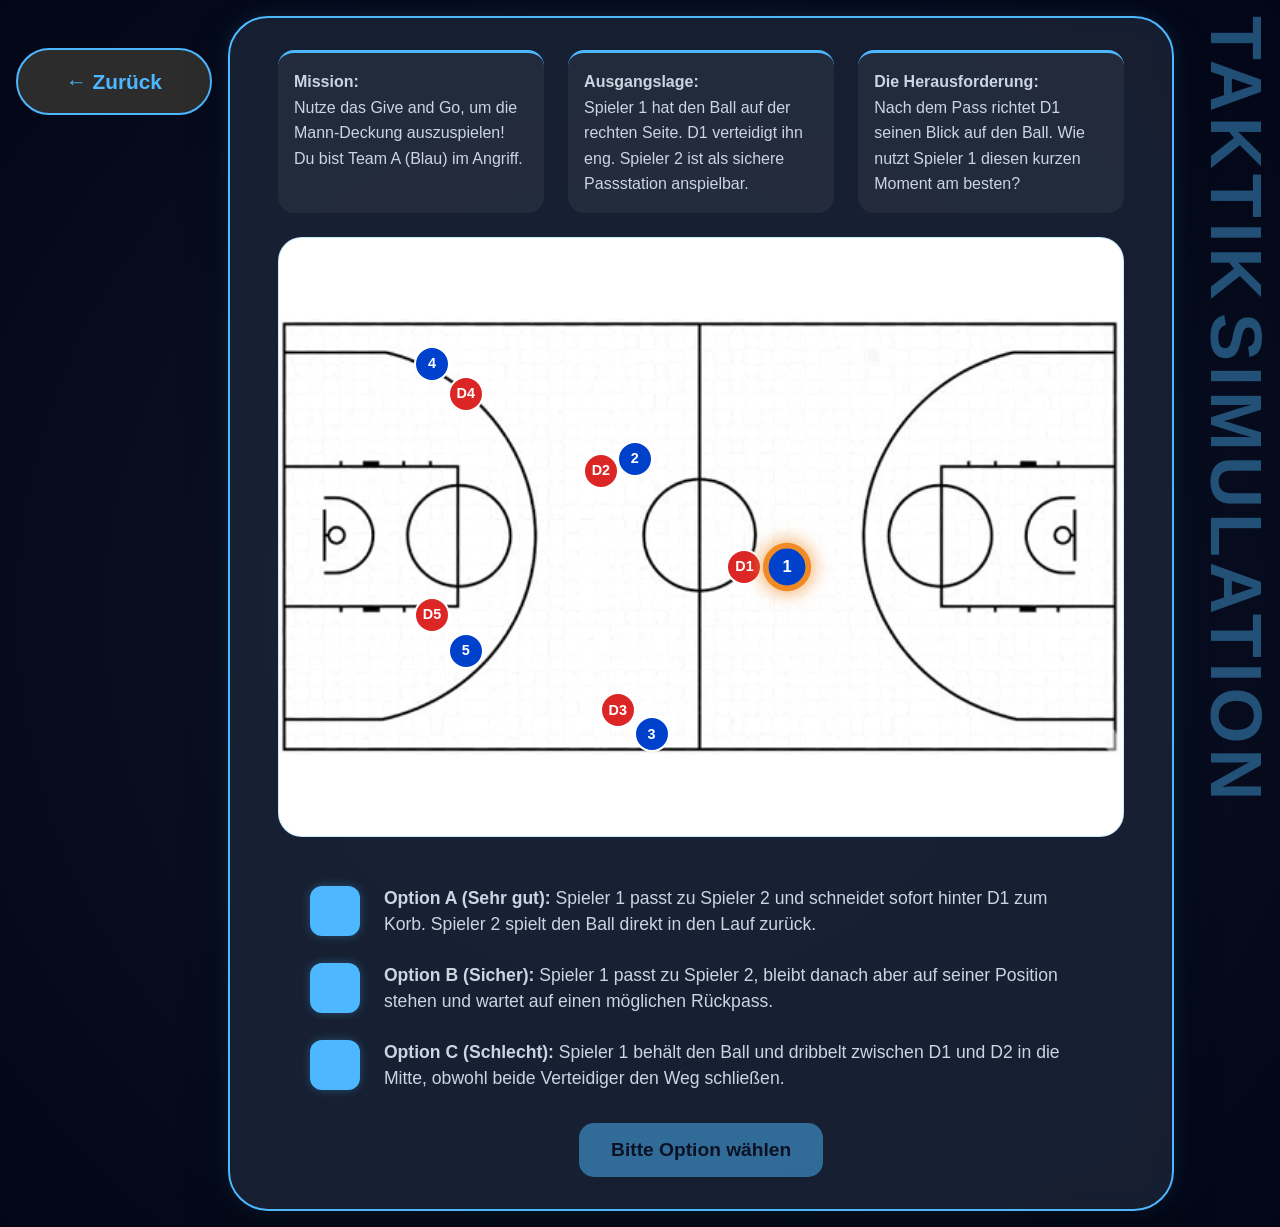
<file: simulation3.html>
<!DOCTYPE html>
<html lang="de">

<head>
    <meta charset="UTF-8">
    <meta name="viewport" content="width=device-width, initial-scale=1.0">
    <title>Frage 3 – Give and Go | Basketball Lernapp</title>
    <link rel="stylesheet" href="css/style.css">
    <style>
        /* --- Spezifische Styles für die Simulation --- */
        body {
            font-family: 'Segoe UI', Tahoma, Geneva, Verdana, sans-serif;
            /* Tieferes Blau statt Grün, um den "Anwendungs"-Bereich zu kennzeichnen */
            background: radial-gradient(circle at center, #0f172a 0%, #020617 100%);
            color: #f5f5f5;
            min-height: 100vh;
            margin: 0;
            display: flex;
            justify-content: center;
            align-items: flex-start;
            padding: 1rem;
        }

        /* Wrapper für Button und Container nebeneinander */
        .simulation-wrapper {
            display: flex;
            gap: 1rem;
            align-items: flex-start;
            width: 100%;
            max-width: 1600px;
            position: relative;
        }

        .container {
            flex: 1;
            max-width: 1300px;
            min-height: 97vh;
            display: flex;
            flex-direction: column;
            background: rgba(30, 41, 59, 0.7);
            backdrop-filter: blur(16px);
            border-radius: 40px;
            padding: 1rem 3rem 2rem 3rem;
            border: 2px solid #4db8ff;
            box-shadow: 0 25px 50px -12px rgba(0, 0, 0, 0.5), 0 0 20px rgba(77, 184, 255, 0.15);
            text-align: center;
            opacity: 0;
            animation: slideInFromRight 0.8s cubic-bezier(0.23, 1, 0.32, 1) forwards;
        }

        /* Vertikale Überschrift links */
        .vertical-title {
            display: flex;
            gap: 0.5rem;
            writing-mode: vertical-lr;
            text-orientation: mixed;
            color: rgba(77, 184, 255, 0.4);
            font-weight: 900;
            font-size: 4.5rem;
            text-transform: uppercase;
            line-height: 0.8;
            pointer-events: none;
            user-select: none;
            margin-left: 1rem;
            opacity: 0;
            /* Wird durch Animation auf 1 gesetzt */
            animation: flyInFromRight 1s cubic-bezier(0.23, 1, 0.32, 1) 0.3s forwards;
        }

        .vertical-title div {
            letter-spacing: 5px;
        }

        .intro-text {
            font-size: 1.2rem;
            line-height: 1.6;
            color: #cbd5e1;
            max-width: 1200px;
            margin: 0 auto 1.5rem auto;
        }

        .intro-flex {
            display: flex;
            justify-content: center;
            gap: 1.5rem;
            text-align: left;
            margin-top: 1rem;
        }

        .intro-column {
            flex: 1;
            background: rgba(255, 255, 255, 0.05);
            padding: 1rem;
            border-radius: 16px;
            border-top: 3px solid #4db8ff;
            font-size: 1rem;
        }

        /* Platzhalter für das Interface */
        .sim-interface-mockup {
            background: rgba(15, 23, 42, 0.6);
            border: 1px solid rgba(77, 184, 255, 0.3);
            border-radius: 24px;
            margin-bottom: 2rem;
            position: relative;
            overflow: hidden;
            flex-grow: 1;
            display: flex;
            align-items: center;
            justify-content: center;
            min-height: 600px;
            background-image: url('assets/GanzesFeld.png');
            background-size: contain;
            background-repeat: no-repeat;
            background-position: center;
            background-color: #fff;
        }

        /* Spieler-Marker */
        .player {
            position: absolute;
            width: 36px;
            height: 36px;
            border-radius: 50%;
            display: flex;
            align-items: center;
            justify-content: center;
            font-weight: bold;
            font-size: 0.9rem;
            color: white;
            transition: all 0.5s ease-in-out;
            cursor: pointer;
            z-index: 10;
        }

        .offense {
            background: #0041cc;
            border: 2px solid white;
        }

        /* Team A: Blau */
        .defense {
            background: #dc2626;
            border: 2px solid white;
        }

        /* Team B: Rot */

        /* Ballführender Spieler Hervorhebung */
        .player.has-ball {
            box-shadow: 0 0 0 3px #F08A24, 0 0 15px 5px rgba(240, 138, 36, 0.7);
            border-color: #F08A24 !important;
            transform: scale(1.15);
            z-index: 12;
        }

        .ball {
            width: 15px;
            height: 15px;
            background: #F08A24;
            /* Ball: Orange-gelb */
            border-radius: 50%;
            position: absolute;
            z-index: 11;
            box-shadow: 0 0 10px #F08A24;
            transition: all 0.5s ease-in-out;
        }

        /* Bereich für die interaktiven Quadrate */
        .selection-area {
            display: flex;
            flex-direction: column;
            gap: 1.5rem;
            margin-top: 1rem;
            text-align: left;
            padding: 0 2rem;
        }

        .selection-item {
            display: flex;
            align-items: center;
            gap: 1.5rem;
            cursor: pointer;
        }

        .square-btn {
            width: 50px;
            height: 50px;
            background: #4db8ff;
            border-radius: 12px;
            flex-shrink: 0;
            transition: all 0.3s ease;
            box-shadow: 0 0 10px rgba(77, 184, 255, 0.3);
            display: flex;
            align-items: center;
            justify-content: center;
            font-size: 2rem;
            color: #020617;
        }

        /* Bestätigungs-Button */
        .action-btn {
            margin-top: 2rem;
            padding: 1rem 2rem;
            background: #4db8ff;
            color: #020617;
            border: none;
            border-radius: 15px;
            font-size: 1.2rem;
            font-weight: bold;
            cursor: pointer;
            transition: all 0.3s ease;
            opacity: 0.5;
            pointer-events: none;
            width: fit-content;
            align-self: center;
        }

        .action-btn.ready {
            opacity: 1;
            pointer-events: auto;
        }

        .action-btn:hover {
            background: #fff;
            transform: translateY(-3px);
        }

        .selection-item:hover .square-btn {
            transform: scale(1.1);
            background: #fff;
            box-shadow: 0 0 20px rgba(255, 255, 255, 0.6);
        }

        /* Das Kreuz erscheint nur, wenn das Item die Klasse 'active' hat */
        .selection-item.active .square-btn::after {
            content: '✕';
            font-weight: bold;
        }

        .selection-text {
            font-size: 1.1rem;
            color: #cbd5e1;
        }

        /* Feedback-Box Styling für den Bereich der Auswahlmöglichkeiten. */
        #feedback-text {
            margin: 1rem 2rem;
            padding: 2rem;
            border-radius: 24px;
            font-size: 1.2rem;
            line-height: 1.5;
            animation: fadeIn 0.5s ease-out;
        }

        @keyframes fadeIn {
            from {
                opacity: 0;
                transform: translateY(10px);
            }

            to {
                opacity: 1;
                transform: translateY(0);
            }
        }

        @keyframes flyInFromRight {
            0% {
                transform: translateX(50px);
                opacity: 0;
            }

            100% {
                transform: translateX(0);
                opacity: 1;
            }
        }

        .back-link {
            text-decoration: none;
            color: #4db8ff;
            font-weight: bold;
            border: 2px solid #4db8ff;
            padding: 1rem 3rem;
            font-size: 1.3rem;
            border-radius: 50px;
            transition: all 0.3s ease;
            white-space: nowrap;
            align-self: flex-start;
            position: sticky;
            top: 2rem;
            opacity: 0;
            animation: flyInFromTop 1s cubic-bezier(0.23, 1, 0.32, 1) 0.2s forwards;
        }

        .back-link:hover {
            background: #4db8ff;
            color: #0f172a;
            box-shadow: 0 0 20px rgba(77, 184, 255, 0.6);
            transform: translateY(-2px);
        }

        @keyframes flyInFromTop {
            0% {
                transform: translateY(-150%);
                opacity: 0;
            }

            100% {
                transform: translateY(0);
                opacity: 1;
            }
        }

        @media (max-width: 900px) {
            .simulation-wrapper {
                flex-direction: column;
                align-items: center;
            }

            .back-link {
                position: static;
                margin-bottom: 1rem;
            }
        }
    </style>
</head>

<body>
    <div class="simulation-wrapper">
        <a href="index.html" class="back-link">← Zurück</a>

        <div class="container">
            <div class="intro-text" id="situation-description">
                <div class="intro-flex">
                    <div class="intro-column">
                        <strong>Mission:</strong><br>
                        <span id="mission-text"></span>
                    </div>
                    <div class="intro-column">
                        <strong>Ausgangslage:</strong><br>
                        <span id="starting-text"></span>
                    </div>
                    <div class="intro-column">
                        <strong>Die Herausforderung:</strong><br>
                        <span id="challenge-text"></span>
                    </div>
                </div>
            </div>

            <div class="sim-interface-mockup">
                <!--
                    ANPASSEN 1: STARTPOSITIONEN
                    top = Position von oben, left = Position von links.
                    Die Prozentwerte können für ein neues Szenario verändert werden.
                -->

                <!-- Offense Team A (Blau) -->
                <div class="player offense has-ball" id="p1" style="top: 52%; left: 58%;">1</div>
                <div class="player offense" id="p2" style="top: 34%; left: 40%;">2</div>
                <div class="player offense" id="p3" style="top: 80%; left: 42%;">3</div>
                <div class="player offense" id="p4" style="top: 18%; left: 16%;">4</div>
                <div class="player offense" id="p5" style="top: 66%; left: 20%;">5</div>

                <!-- Defense Team B (Rot) -->
                <div class="player defense" id="d1" style="top: 52%; left: 53%;">D1</div>
                <div class="player defense" id="d2" style="top: 36%; left: 36%;">D2</div>
                <div class="player defense" id="d3" style="top: 76%; left: 38%;">D3</div>
                <div class="player defense" id="d4" style="top: 23%; left: 20%;">D4</div>
                <div class="player defense" id="d5" style="top: 60%; left: 16%;">D5</div>

                <!-- Ball -->
                <div class="ball" id="ball" style="top: 53%; left: 59%;"></div>
            </div>

            <div class="selection-area">
                <div class="selection-item" id="opt1">
                    <div class="square-btn"></div>
                    <p class="selection-text" id="option-text-1"></p>
                </div>

                <div class="selection-item" id="opt2">
                    <div class="square-btn"></div>
                    <p class="selection-text" id="option-text-2"></p>
                </div>

                <div class="selection-item" id="opt3">
                    <div class="square-btn"></div>
                    <p class="selection-text" id="option-text-3"></p>
                </div>
            </div>

            <div id="feedback-text" style="display: none;"></div>

            <button id="action-btn" class="action-btn">Bitte Option wählen</button>
        </div>

        <div class="vertical-title">
            <div>Taktik</div>
            <div>Simulation</div>
        </div>
    </div>

    <script>
        
        const scenarioContent = {
            mission:
                "Nutze das Give and Go, um die Mann-Deckung auszuspielen! Du bist Team A (Blau) im Angriff.",

            startingPosition:
                "Spieler 1 hat den Ball auf der rechten Seite. D1 verteidigt ihn eng. Spieler 2 ist als sichere Passstation anspielbar.",

            challenge:
                "Nach dem Pass richtet D1 seinen Blick auf den Ball. Wie nutzt Spieler 1 diesen kurzen Moment am besten?",

            options: {
                opt1: {
                    heading: "Option A (Sehr gut):",
                    text: "Spieler 1 passt zu Spieler 2 und schneidet sofort hinter D1 zum Korb. Spieler 2 spielt den Ball direkt in den Lauf zurück.",
                    feedback: "Hervorragend! Beim Give and Go folgt auf den Pass sofort der Cut zum Korb. D1 verliert Spieler 1 beim Blick zum Ball und der direkte Rückpass ermöglicht einen freien Korbleger.",
                    color: "#22c55e"
                },

                opt2: {
                    heading: "Option B (Sicher):",
                    text: "Spieler 1 passt zu Spieler 2, bleibt danach aber auf seiner Position stehen und wartet auf einen möglichen Rückpass.",
                    feedback: "Der Ball bleibt sicher, aber die Chance wird nicht genutzt. Ohne den anschließenden Cut kann D1 seine Position wieder einnehmen und die Verteidigung bleibt vollständig geordnet.",
                    color: "#eab308"
                },

                opt3: {
                    heading: "Option C (Schlecht):",
                    text: "Spieler 1 behält den Ball und dribbelt zwischen D1 und D2 in die Mitte, obwohl beide Verteidiger den Weg schließen.",
                    feedback: "Ballverlust! Der erzwungene Drive führt direkt in zwei Verteidiger. Ein schneller Pass mit anschließendem Cut wäre wirkungsvoller gewesen und hätte die Mann-Deckung in Bewegung gebracht.",
                    color: "#ef4444"
                }
            }
        };

        
        const NEXT_PAGE = "simulation4.html";
        const NEXT_BUTTON_TEXT = "Weiter zu Frage 4";

        const selectionItems = document.querySelectorAll(".selection-item");
        const actionBtn = document.getElementById("action-btn");
        const feedbackBox = document.getElementById("feedback-text");

        let selectedOption = null;
        let buttonMode = "start";

        // Alle Spieler und den Ball erfassen.
        const elements = {
            p1: document.getElementById("p1"),
            p2: document.getElementById("p2"),
            p3: document.getElementById("p3"),
            p4: document.getElementById("p4"),
            p5: document.getElementById("p5"),
            d1: document.getElementById("d1"),
            d2: document.getElementById("d2"),
            d3: document.getElementById("d3"),
            d4: document.getElementById("d4"),
            d5: document.getElementById("d5"),
            ball: document.getElementById("ball")
        };

        
        const initialPos = {
            p1: { top: "52%", left: "58%" },
            p2: { top: "34%", left: "40%" },
            p3: { top: "80%", left: "42%" },
            p4: { top: "18%", left: "16%" },
            p5: { top: "66%", left: "20%" },
            d1: { top: "52%", left: "53%" },
            d2: { top: "36%", left: "36%" },
            d3: { top: "76%", left: "38%" },
            d4: { top: "23%", left: "20%" },
            d5: { top: "60%", left: "16%" },
            ball: { top: "53%", left: "59%" }
        };

        function renderScenarioText() {
            document.getElementById("mission-text").textContent =
                scenarioContent.mission;

            document.getElementById("starting-text").textContent =
                scenarioContent.startingPosition;

            document.getElementById("challenge-text").textContent =
                scenarioContent.challenge;

            document.getElementById("option-text-1").innerHTML =
                `<strong>${scenarioContent.options.opt1.heading}</strong> ${scenarioContent.options.opt1.text}`;

            document.getElementById("option-text-2").innerHTML =
                `<strong>${scenarioContent.options.opt2.heading}</strong> ${scenarioContent.options.opt2.text}`;

            document.getElementById("option-text-3").innerHTML =
                `<strong>${scenarioContent.options.opt3.heading}</strong> ${scenarioContent.options.opt3.text}`;
        }

        function setBallHandler(player) {
            document
                .querySelectorAll(".player")
                .forEach(p => p.classList.remove("has-ball"));

            if (player) {
                player.classList.add("has-ball");
            }
        }

        selectionItems.forEach(item => {
            item.addEventListener("click", () => {
                if (buttonMode !== "start") {
                    return;
                }

                selectionItems.forEach(i => i.classList.remove("active"));
                item.classList.add("active");

                selectedOption = item.id;
                actionBtn.classList.add("ready");
                actionBtn.textContent = "Simulation starten";
            });
        });

        actionBtn.addEventListener("click", () => {
            if (buttonMode === "reset") {
                resetSim();
                return;
            }

            if (buttonMode === "next") {
                window.location.href = NEXT_PAGE;
                return;
            }

            if (selectedOption) {
                runSimulation(selectedOption);
            }
        });

        function runSimulation(option) {
            actionBtn.classList.remove("ready");
            actionBtn.style.opacity = "0.5";
            actionBtn.style.pointerEvents = "none";

            

            if (option === "opt1") {
                // OPTION A: Give and Go – beste Entscheidung

                // Phase 1: P1 passt zu P2.
                setBallHandler(null);
                elements.ball.style.transitionDuration = "0.65s";
                elements.ball.style.left = "41%";
                elements.ball.style.top = "35%";

                // D1 schaut zum Ball und verschiebt sich leicht nach oben.
                elements.d1.style.left = "49%";
                elements.d1.style.top = "47%";

                setTimeout(() => {
                    // P2 erhält den Pass.
                    setBallHandler(elements.p2);

                    // Phase 2: P1 schneidet sofort hinter D1 zum Korb.
                    elements.p1.style.transitionDuration = "1.25s";
                    elements.p1.style.left = "17%";
                    elements.p1.style.top = "47%";

                    // D1 reagiert verspätet und läuft hinterher.
                    elements.d1.style.transitionDuration = "1.25s";
                    elements.d1.style.left = "29%";
                    elements.d1.style.top = "49%";

                    // D5 rückt zur Hilfe ein, erreicht den Laufweg aber nicht rechtzeitig.
                    elements.d5.style.transitionDuration = "1.25s";
                    elements.d5.style.left = "13%";
                    elements.d5.style.top = "55%";

                    setTimeout(() => {
                        // Phase 3: P2 spielt den direkten Rückpass in den Lauf.
                        setBallHandler(null);
                        elements.ball.style.transitionDuration = "0.65s";
                        elements.ball.style.left = "18%";
                        elements.ball.style.top = "48%";

                        setTimeout(() => {
                            // P1 nimmt den Ball auf und zieht zum Korb.
                            setBallHandler(elements.p1);
                            elements.p1.style.left = "10%";
                            elements.p1.style.top = "48%";
                            elements.ball.style.left = "11%";
                            elements.ball.style.top = "49%";

                            setTimeout(() => {
                                // Korbleger zum linken Korb.
                                setBallHandler(null);
                                elements.ball.style.transitionDuration = "0.45s";
                                elements.ball.style.left = "6.5%";
                                elements.ball.style.top = "48.5%";

                                setTimeout(() => {
                                    showFeedback(
                                        scenarioContent.options.opt1.feedback,
                                        scenarioContent.options.opt1.color
                                    );
                                    finishSim();
                                }, 550);
                            }, 700);
                        }, 700);
                    }, 1300);
                }, 700);

            } else if (option === "opt2") {
                // OPTION B: Pass spielen und stehen bleiben – sichere Entscheidung

                setBallHandler(null);
                elements.ball.style.left = "41%";
                elements.ball.style.top = "35%";

                // D2 schließt zu P2, während D1 bei P1 bleibt.
                elements.d2.style.left = "39%";
                elements.d2.style.top = "34%";
                elements.d1.style.left = "54%";
                elements.d1.style.top = "52%";

                setTimeout(() => {
                    setBallHandler(elements.p2);

                    showFeedback(
                        scenarioContent.options.opt2.feedback,
                        scenarioContent.options.opt2.color
                    );
                    finishSim();
                }, 750);

            } else if (option === "opt3") {
                // OPTION C: Erzwungener Drive gegen zwei Verteidiger

                // P1 dribbelt in die Mitte.
                elements.p1.style.left = "47%";
                elements.p1.style.top = "44%";
                elements.ball.style.left = "48%";
                elements.ball.style.top = "45%";

                // D1 und D2 schließen die Lücke.
                elements.d1.style.left = "45%";
                elements.d1.style.top = "46%";
                elements.d2.style.left = "43%";
                elements.d2.style.top = "40%";

                setTimeout(() => {
                    // D2 schlägt den Ball heraus und übernimmt ihn.
                    setBallHandler(elements.d2);
                    elements.ball.style.left = "44%";
                    elements.ball.style.top = "41%";

                    // D2 startet in die Gegenrichtung.
                    elements.d2.style.left = "59%";
                    elements.d2.style.top = "35%";
                    elements.ball.style.left = "60%";
                    elements.ball.style.top = "36%";

                    setTimeout(() => {
                        showFeedback(
                            scenarioContent.options.opt3.feedback,
                            scenarioContent.options.opt3.color
                        );
                        finishSim();
                    }, 800);
                }, 650);
            }
        }

        function showFeedback(text, color) {
            const selectionArea = document.querySelector(".selection-area");
            selectionArea.style.display = "none";

            feedbackBox.textContent = text;
            feedbackBox.style.backgroundColor = color + "22";
            feedbackBox.style.border = `2px solid ${color}`;
            feedbackBox.style.color = color;
            feedbackBox.style.display = "block";
        }

        function finishSim() {
            setTimeout(() => {
                actionBtn.style.opacity = "1";
                actionBtn.style.pointerEvents = "auto";
                actionBtn.classList.add("ready");

                if (NEXT_PAGE) {
                    buttonMode = "next";
                    actionBtn.textContent = NEXT_BUTTON_TEXT;
                } else {
                    buttonMode = "reset";
                    actionBtn.textContent = "Zurücksetzen";
                }
            }, 1000);
        }

        function resetSim() {
            setBallHandler(elements.p1);

            // Übergänge kurz abschalten, damit alle Elemente sauber zurückspringen.
            Object.values(elements).forEach(element => {
                element.style.transition = "none";
            });

            Object.entries(initialPos).forEach(([id, position]) => {
                elements[id].style.top = position.top;
                elements[id].style.left = position.left;
            });

            // Standard-Animationsdauer wiederherstellen.
            setTimeout(() => {
                Object.values(elements).forEach(element => {
                    element.style.transition = "all 0.5s ease-in-out";
                    element.style.transitionDuration = "0.5s";
                });
            }, 50);

            document.querySelector(".selection-area").style.display = "flex";
            feedbackBox.style.display = "none";

            selectionItems.forEach(item => item.classList.remove("active"));

            selectedOption = null;
            buttonMode = "start";
            actionBtn.textContent = "Bitte Option wählen";
            actionBtn.classList.remove("ready");
            actionBtn.style.opacity = "";
            actionBtn.style.pointerEvents = "";
        }

        renderScenarioText();
    </script>
</body>

</html>
</file>
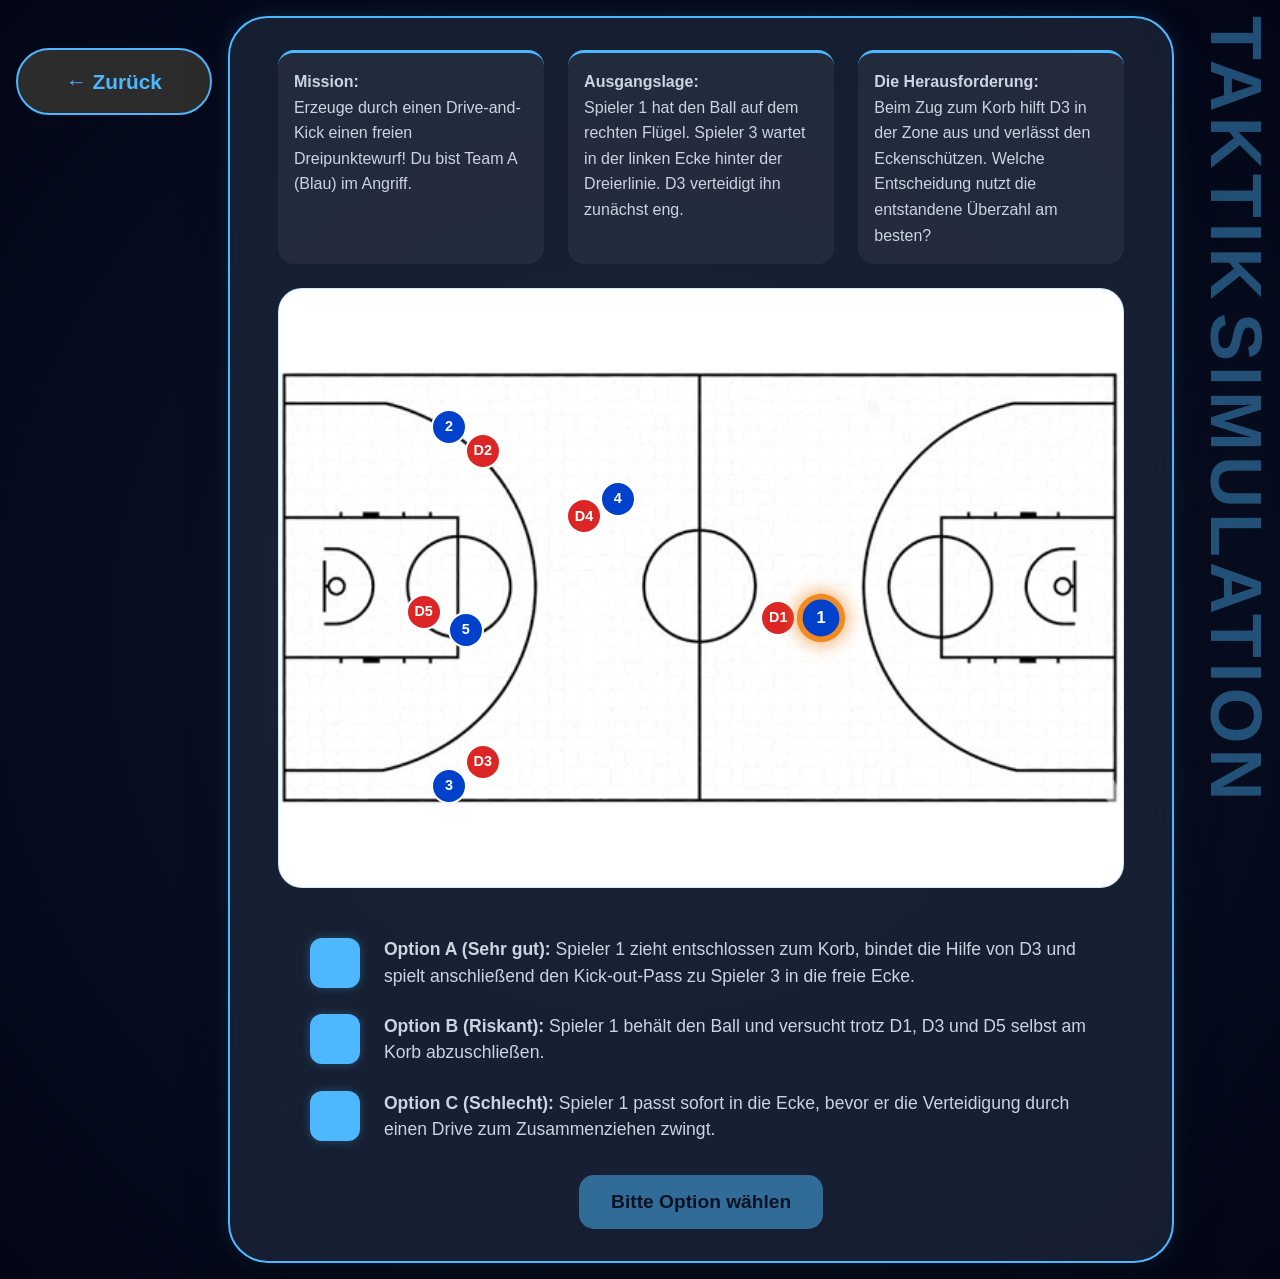
<file: simulation4.html>
<!DOCTYPE html>
<html lang="de">

<head>
    <meta charset="UTF-8">
    <meta name="viewport" content="width=device-width, initial-scale=1.0">
    <title>Frage 4 – Drive and Kick | Basketball Lernapp</title>
    <link rel="stylesheet" href="css/style.css">
    <style>
        /* --- Spezifische Styles für die Simulation --- */
        body {
            font-family: 'Segoe UI', Tahoma, Geneva, Verdana, sans-serif;
            /* Tieferes Blau statt Grün, um den "Anwendungs"-Bereich zu kennzeichnen */
            background: radial-gradient(circle at center, #0f172a 0%, #020617 100%);
            color: #f5f5f5;
            min-height: 100vh;
            margin: 0;
            display: flex;
            justify-content: center;
            align-items: flex-start;
            padding: 1rem;
        }

        /* Wrapper für Button und Container nebeneinander */
        .simulation-wrapper {
            display: flex;
            gap: 1rem;
            align-items: flex-start;
            width: 100%;
            max-width: 1600px;
            position: relative;
        }

        .container {
            flex: 1;
            max-width: 1300px;
            min-height: 97vh;
            display: flex;
            flex-direction: column;
            background: rgba(30, 41, 59, 0.7);
            backdrop-filter: blur(16px);
            border-radius: 40px;
            padding: 1rem 3rem 2rem 3rem;
            border: 2px solid #4db8ff;
            box-shadow: 0 25px 50px -12px rgba(0, 0, 0, 0.5), 0 0 20px rgba(77, 184, 255, 0.15);
            text-align: center;
            opacity: 0;
            animation: slideInFromRight 0.8s cubic-bezier(0.23, 1, 0.32, 1) forwards;
        }

        /* Vertikale Überschrift links */
        .vertical-title {
            display: flex;
            gap: 0.5rem;
            writing-mode: vertical-lr;
            text-orientation: mixed;
            color: rgba(77, 184, 255, 0.4);
            font-weight: 900;
            font-size: 4.5rem;
            text-transform: uppercase;
            line-height: 0.8;
            pointer-events: none;
            user-select: none;
            margin-left: 1rem;
            opacity: 0;
            /* Wird durch Animation auf 1 gesetzt */
            animation: flyInFromRight 1s cubic-bezier(0.23, 1, 0.32, 1) 0.3s forwards;
        }

        .vertical-title div {
            letter-spacing: 5px;
        }

        .intro-text {
            font-size: 1.2rem;
            line-height: 1.6;
            color: #cbd5e1;
            max-width: 1200px;
            margin: 0 auto 1.5rem auto;
        }

        .intro-flex {
            display: flex;
            justify-content: center;
            gap: 1.5rem;
            text-align: left;
            margin-top: 1rem;
        }

        .intro-column {
            flex: 1;
            background: rgba(255, 255, 255, 0.05);
            padding: 1rem;
            border-radius: 16px;
            border-top: 3px solid #4db8ff;
            font-size: 1rem;
        }

        /* Platzhalter für das Interface */
        .sim-interface-mockup {
            background: rgba(15, 23, 42, 0.6);
            border: 1px solid rgba(77, 184, 255, 0.3);
            border-radius: 24px;
            margin-bottom: 2rem;
            position: relative;
            overflow: hidden;
            flex-grow: 1;
            display: flex;
            align-items: center;
            justify-content: center;
            min-height: 600px;
            background-image: url('assets/GanzesFeld.png');
            background-size: contain;
            background-repeat: no-repeat;
            background-position: center;
            background-color: #fff;
        }

        /* Spieler-Marker */
        .player {
            position: absolute;
            width: 36px;
            height: 36px;
            border-radius: 50%;
            display: flex;
            align-items: center;
            justify-content: center;
            font-weight: bold;
            font-size: 0.9rem;
            color: white;
            transition: all 0.5s ease-in-out;
            cursor: pointer;
            z-index: 10;
        }

        .offense {
            background: #0041cc;
            border: 2px solid white;
        }

        /* Team A: Blau */
        .defense {
            background: #dc2626;
            border: 2px solid white;
        }

        /* Team B: Rot */

        /* Ballführender Spieler Hervorhebung */
        .player.has-ball {
            box-shadow: 0 0 0 3px #F08A24, 0 0 15px 5px rgba(240, 138, 36, 0.7);
            border-color: #F08A24 !important;
            transform: scale(1.15);
            z-index: 12;
        }

        .ball {
            width: 15px;
            height: 15px;
            background: #F08A24;
            /* Ball: Orange-gelb */
            border-radius: 50%;
            position: absolute;
            z-index: 11;
            box-shadow: 0 0 10px #F08A24;
            transition: all 0.5s ease-in-out;
        }

        /* Bereich für die interaktiven Quadrate */
        .selection-area {
            display: flex;
            flex-direction: column;
            gap: 1.5rem;
            margin-top: 1rem;
            text-align: left;
            padding: 0 2rem;
        }

        .selection-item {
            display: flex;
            align-items: center;
            gap: 1.5rem;
            cursor: pointer;
        }

        .square-btn {
            width: 50px;
            height: 50px;
            background: #4db8ff;
            border-radius: 12px;
            flex-shrink: 0;
            transition: all 0.3s ease;
            box-shadow: 0 0 10px rgba(77, 184, 255, 0.3);
            display: flex;
            align-items: center;
            justify-content: center;
            font-size: 2rem;
            color: #020617;
        }

        /* Bestätigungs-Button */
        .action-btn {
            margin-top: 2rem;
            padding: 1rem 2rem;
            background: #4db8ff;
            color: #020617;
            border: none;
            border-radius: 15px;
            font-size: 1.2rem;
            font-weight: bold;
            cursor: pointer;
            transition: all 0.3s ease;
            opacity: 0.5;
            pointer-events: none;
            width: fit-content;
            align-self: center;
        }

        .action-btn.ready {
            opacity: 1;
            pointer-events: auto;
        }

        .action-btn:hover {
            background: #fff;
            transform: translateY(-3px);
        }

        .selection-item:hover .square-btn {
            transform: scale(1.1);
            background: #fff;
            box-shadow: 0 0 20px rgba(255, 255, 255, 0.6);
        }

        /* Das Kreuz erscheint nur, wenn das Item die Klasse 'active' hat */
        .selection-item.active .square-btn::after {
            content: '✕';
            font-weight: bold;
        }

        .selection-text {
            font-size: 1.1rem;
            color: #cbd5e1;
        }

        /* Feedback-Box Styling für den Bereich der Auswahlmöglichkeiten. */
        #feedback-text {
            margin: 1rem 2rem;
            padding: 2rem;
            border-radius: 24px;
            font-size: 1.2rem;
            line-height: 1.5;
            animation: fadeIn 0.5s ease-out;
        }

        @keyframes fadeIn {
            from {
                opacity: 0;
                transform: translateY(10px);
            }

            to {
                opacity: 1;
                transform: translateY(0);
            }
        }

        @keyframes flyInFromRight {
            0% {
                transform: translateX(50px);
                opacity: 0;
            }

            100% {
                transform: translateX(0);
                opacity: 1;
            }
        }

        .back-link {
            text-decoration: none;
            color: #4db8ff;
            font-weight: bold;
            border: 2px solid #4db8ff;
            padding: 1rem 3rem;
            font-size: 1.3rem;
            border-radius: 50px;
            transition: all 0.3s ease;
            white-space: nowrap;
            align-self: flex-start;
            position: sticky;
            top: 2rem;
            opacity: 0;
            animation: flyInFromTop 1s cubic-bezier(0.23, 1, 0.32, 1) 0.2s forwards;
        }

        .back-link:hover {
            background: #4db8ff;
            color: #0f172a;
            box-shadow: 0 0 20px rgba(77, 184, 255, 0.6);
            transform: translateY(-2px);
        }

        @keyframes flyInFromTop {
            0% {
                transform: translateY(-150%);
                opacity: 0;
            }

            100% {
                transform: translateY(0);
                opacity: 1;
            }
        }

        @media (max-width: 900px) {
            .simulation-wrapper {
                flex-direction: column;
                align-items: center;
            }

            .back-link {
                position: static;
                margin-bottom: 1rem;
            }
        }
    </style>
</head>

<body>
    <div class="simulation-wrapper">
        <a href="index.html" class="back-link">← Zurück</a>

        <div class="container">
            <div class="intro-text" id="situation-description">
                <div class="intro-flex">
                    <div class="intro-column">
                        <strong>Mission:</strong><br>
                        <span id="mission-text"></span>
                    </div>
                    <div class="intro-column">
                        <strong>Ausgangslage:</strong><br>
                        <span id="starting-text"></span>
                    </div>
                    <div class="intro-column">
                        <strong>Die Herausforderung:</strong><br>
                        <span id="challenge-text"></span>
                    </div>
                </div>
            </div>

            <div class="sim-interface-mockup">
                

                <!-- Offense Team A (Blau) -->
                <div class="player offense has-ball" id="p1" style="top: 52%; left: 62%;">1</div>
                <div class="player offense" id="p2" style="top: 20%; left: 18%;">2</div>
                <div class="player offense" id="p3" style="top: 80%; left: 18%;">3</div>
                <div class="player offense" id="p4" style="top: 32%; left: 38%;">4</div>
                <div class="player offense" id="p5" style="top: 54%; left: 20%;">5</div>

                <!-- Defense Team B (Rot) -->
                <div class="player defense" id="d1" style="top: 52%; left: 57%;">D1</div>
                <div class="player defense" id="d2" style="top: 24%; left: 22%;">D2</div>
                <div class="player defense" id="d3" style="top: 76%; left: 22%;">D3</div>
                <div class="player defense" id="d4" style="top: 35%; left: 34%;">D4</div>
                <div class="player defense" id="d5" style="top: 51%; left: 15%;">D5</div>

                <!-- Ball -->
                <div class="ball" id="ball" style="top: 53%; left: 63%;"></div>
            </div>

            <div class="selection-area">
                <div class="selection-item" id="opt1">
                    <div class="square-btn"></div>
                    <p class="selection-text" id="option-text-1"></p>
                </div>

                <div class="selection-item" id="opt2">
                    <div class="square-btn"></div>
                    <p class="selection-text" id="option-text-2"></p>
                </div>

                <div class="selection-item" id="opt3">
                    <div class="square-btn"></div>
                    <p class="selection-text" id="option-text-3"></p>
                </div>
            </div>

            <div id="feedback-text" style="display: none;"></div>

            <button id="action-btn" class="action-btn">Bitte Option wählen</button>
        </div>

        <div class="vertical-title">
            <div>Taktik</div>
            <div>Simulation</div>
        </div>
    </div>

    <script>
        
        const scenarioContent = {
            mission:
                "Erzeuge durch einen Drive-and-Kick einen freien Dreipunktewurf! Du bist Team A (Blau) im Angriff.",

            startingPosition:
                "Spieler 1 hat den Ball auf dem rechten Flügel. Spieler 3 wartet in der linken Ecke hinter der Dreierlinie. D3 verteidigt ihn zunächst eng.",

            challenge:
                "Beim Zug zum Korb hilft D3 in der Zone aus und verlässt den Eckenschützen. Welche Entscheidung nutzt die entstandene Überzahl am besten?",

            options: {
                opt1: {
                    heading: "Option A (Sehr gut):",
                    text: "Spieler 1 zieht entschlossen zum Korb, bindet die Hilfe von D3 und spielt anschließend den Kick-out-Pass zu Spieler 3 in die freie Ecke.",
                    feedback: "Hervorragend! Der Drive zwingt D3 zur Hilfe in der Zone. Dadurch wird Spieler 3 hinter der Dreierlinie frei. Der rechtzeitige Kick-out-Pass erzeugt einen offenen und hochprozentigen Dreipunktewurf.",
                    color: "#22c55e"
                },

                opt2: {
                    heading: "Option B (Riskant):",
                    text: "Spieler 1 behält den Ball und versucht trotz D1, D3 und D5 selbst am Korb abzuschließen.",
                    feedback: "Mutiger Angriff, aber keine optimale Entscheidung. Mehrere Verteidiger stehen am Korb und erschweren den Abschluss. Der freie Mitspieler in der Ecke hätte einen deutlich besseren Wurf erhalten.",
                    color: "#eab308"
                },

                opt3: {
                    heading: "Option C (Schlecht):",
                    text: "Spieler 1 passt sofort in die Ecke, bevor er die Verteidigung durch einen Drive zum Zusammenziehen zwingt.",
                    feedback: "Ballverlust! Ohne den vorherigen Drive bleibt D3 bei Spieler 3 und kann den vorhersehbaren Pass abfangen. Erst das Eindringen in die Zone erzeugt die freie Passlinie zum Eckenschützen.",
                    color: "#ef4444"
                }
            }
        };

        
        const NEXT_PAGE = "simulation5.html";
        const NEXT_BUTTON_TEXT = "Weiter zu Frage 5";

        const selectionItems = document.querySelectorAll(".selection-item");
        const actionBtn = document.getElementById("action-btn");
        const feedbackBox = document.getElementById("feedback-text");

        let selectedOption = null;
        let buttonMode = "start";

        // Alle Spieler und den Ball erfassen.
        const elements = {
            p1: document.getElementById("p1"),
            p2: document.getElementById("p2"),
            p3: document.getElementById("p3"),
            p4: document.getElementById("p4"),
            p5: document.getElementById("p5"),
            d1: document.getElementById("d1"),
            d2: document.getElementById("d2"),
            d3: document.getElementById("d3"),
            d4: document.getElementById("d4"),
            d5: document.getElementById("d5"),
            ball: document.getElementById("ball")
        };

        
        const initialPos = {
            p1: { top: "52%", left: "62%" },
            p2: { top: "20%", left: "18%" },
            p3: { top: "80%", left: "18%" },
            p4: { top: "32%", left: "38%" },
            p5: { top: "54%", left: "20%" },
            d1: { top: "52%", left: "57%" },
            d2: { top: "24%", left: "22%" },
            d3: { top: "76%", left: "22%" },
            d4: { top: "35%", left: "34%" },
            d5: { top: "51%", left: "15%" },
            ball: { top: "53%", left: "63%" }
        };

        function renderScenarioText() {
            document.getElementById("mission-text").textContent =
                scenarioContent.mission;

            document.getElementById("starting-text").textContent =
                scenarioContent.startingPosition;

            document.getElementById("challenge-text").textContent =
                scenarioContent.challenge;

            document.getElementById("option-text-1").innerHTML =
                `<strong>${scenarioContent.options.opt1.heading}</strong> ${scenarioContent.options.opt1.text}`;

            document.getElementById("option-text-2").innerHTML =
                `<strong>${scenarioContent.options.opt2.heading}</strong> ${scenarioContent.options.opt2.text}`;

            document.getElementById("option-text-3").innerHTML =
                `<strong>${scenarioContent.options.opt3.heading}</strong> ${scenarioContent.options.opt3.text}`;
        }

        function setBallHandler(player) {
            document
                .querySelectorAll(".player")
                .forEach(p => p.classList.remove("has-ball"));

            if (player) {
                player.classList.add("has-ball");
            }
        }

        selectionItems.forEach(item => {
            item.addEventListener("click", () => {
                if (buttonMode !== "start") {
                    return;
                }

                selectionItems.forEach(i => i.classList.remove("active"));
                item.classList.add("active");

                selectedOption = item.id;
                actionBtn.classList.add("ready");
                actionBtn.textContent = "Simulation starten";
            });
        });

        actionBtn.addEventListener("click", () => {
            if (buttonMode === "reset") {
                resetSim();
                return;
            }

            if (buttonMode === "next") {
                window.location.href = NEXT_PAGE;
                return;
            }

            if (selectedOption) {
                runSimulation(selectedOption);
            }
        });

        function runSimulation(option) {
            actionBtn.classList.remove("ready");
            actionBtn.style.opacity = "0.5";
            actionBtn.style.pointerEvents = "none";

            

            if (option === "opt1") {
                // OPTION A: Drive and Kick – beste Entscheidung

                // Phase 1: P1 greift die Mitte an.
                elements.p1.style.transitionDuration = "1.1s";
                elements.p1.style.left = "31%";
                elements.p1.style.top = "58%";
                elements.ball.style.transitionDuration = "1.1s";
                elements.ball.style.left = "32%";
                elements.ball.style.top = "59%";

                // D1 verfolgt den Ballführer.
                elements.d1.style.transitionDuration = "1.1s";
                elements.d1.style.left = "35%";
                elements.d1.style.top = "54%";

                // D5 schützt den Korb.
                elements.d5.style.transitionDuration = "1.1s";
                elements.d5.style.left = "22%";
                elements.d5.style.top = "52%";

                // D3 hilft aus der Ecke und lässt P3 frei.
                elements.d3.style.transitionDuration = "1.1s";
                elements.d3.style.left = "25%";
                elements.d3.style.top = "65%";

                setTimeout(() => {
                    // Phase 2: Kick-out-Pass zum freien Eckenschützen.
                    setBallHandler(null);
                    elements.ball.style.transitionDuration = "0.75s";
                    elements.ball.style.left = "19%";
                    elements.ball.style.top = "80%";

                    // D3 versucht zu spät, wieder in die Ecke zurückzulaufen.
                    elements.d3.style.transitionDuration = "1.0s";
                    elements.d3.style.left = "21%";
                    elements.d3.style.top = "72%";

                    setTimeout(() => {
                        // P3 erhält den Pass und ist frei.
                        setBallHandler(elements.p3);
                        elements.ball.style.left = "19%";
                        elements.ball.style.top = "81%";

                        setTimeout(() => {
                            // Freier Dreipunktewurf zum linken Korb.
                            setBallHandler(null);
                            elements.ball.style.transitionDuration = "0.8s";
                            elements.ball.style.left = "6.5%";
                            elements.ball.style.top = "48.5%";

                            setTimeout(() => {
                                showFeedback(
                                    scenarioContent.options.opt1.feedback,
                                    scenarioContent.options.opt1.color
                                );
                                finishSim();
                            }, 900);
                        }, 700);
                    }, 800);
                }, 1150);

            } else if (option === "opt2") {
                // OPTION B: Abschluss gegen mehrere Verteidiger

                // P1 zieht tief in die Zone.
                elements.p1.style.transitionDuration = "1.0s";
                elements.p1.style.left = "18%";
                elements.p1.style.top = "52%";
                elements.ball.style.transitionDuration = "1.0s";
                elements.ball.style.left = "19%";
                elements.ball.style.top = "53%";

                // Drei Verteidiger schließen den Raum.
                elements.d1.style.left = "22%";
                elements.d1.style.top = "48%";
                elements.d5.style.left = "14%";
                elements.d5.style.top = "50%";
                elements.d3.style.left = "20%";
                elements.d3.style.top = "59%";

                setTimeout(() => {
                    // P1 versucht den schwierigen Abschluss.
                    setBallHandler(null);
                    elements.ball.style.transitionDuration = "0.5s";
                    elements.ball.style.left = "8%";
                    elements.ball.style.top = "48%";

                    setTimeout(() => {
                        // D5 blockt beziehungsweise sichert den Ball.
                        setBallHandler(elements.d5);
                        elements.ball.style.left = "15%";
                        elements.ball.style.top = "51%";

                        showFeedback(
                            scenarioContent.options.opt2.feedback,
                            scenarioContent.options.opt2.color
                        );
                        finishSim();
                    }, 650);
                }, 1050);

            } else if (option === "opt3") {
                // OPTION C: Pass ohne vorherigen Drive

                // P1 spielt sofort den Pass zur Ecke.
                setBallHandler(null);
                elements.ball.style.transitionDuration = "0.75s";
                elements.ball.style.left = "24%";
                elements.ball.style.top = "75%";

                // D3 bleibt im Passweg und fängt den Ball ab.
                elements.d3.style.transitionDuration = "0.7s";
                elements.d3.style.left = "22%";
                elements.d3.style.top = "73%";

                setTimeout(() => {
                    setBallHandler(elements.d3);
                    elements.ball.style.left = "23%";
                    elements.ball.style.top = "74%";

                    // D3 startet den Gegenangriff.
                    elements.d3.style.left = "55%";
                    elements.d3.style.top = "68%";
                    elements.ball.style.left = "56%";
                    elements.ball.style.top = "69%";

                    setTimeout(() => {
                        showFeedback(
                            scenarioContent.options.opt3.feedback,
                            scenarioContent.options.opt3.color
                        );
                        finishSim();
                    }, 850);
                }, 800);
            }
        }

        function showFeedback(text, color) {
            const selectionArea = document.querySelector(".selection-area");
            selectionArea.style.display = "none";

            feedbackBox.textContent = text;
            feedbackBox.style.backgroundColor = color + "22";
            feedbackBox.style.border = `2px solid ${color}`;
            feedbackBox.style.color = color;
            feedbackBox.style.display = "block";
        }

        function finishSim() {
            setTimeout(() => {
                actionBtn.style.opacity = "1";
                actionBtn.style.pointerEvents = "auto";
                actionBtn.classList.add("ready");

                if (NEXT_PAGE) {
                    buttonMode = "next";
                    actionBtn.textContent = NEXT_BUTTON_TEXT;
                } else {
                    buttonMode = "reset";
                    actionBtn.textContent = "Zurücksetzen";
                }
            }, 1000);
        }

        function resetSim() {
            setBallHandler(elements.p1);

            // Übergänge kurz abschalten, damit alle Elemente sauber zurückspringen.
            Object.values(elements).forEach(element => {
                element.style.transition = "none";
            });

            Object.entries(initialPos).forEach(([id, position]) => {
                elements[id].style.top = position.top;
                elements[id].style.left = position.left;
            });

            // Standard-Animationsdauer wiederherstellen.
            setTimeout(() => {
                Object.values(elements).forEach(element => {
                    element.style.transition = "all 0.5s ease-in-out";
                    element.style.transitionDuration = "0.5s";
                });
            }, 50);

            document.querySelector(".selection-area").style.display = "flex";
            feedbackBox.style.display = "none";

            selectionItems.forEach(item => item.classList.remove("active"));

            selectedOption = null;
            buttonMode = "start";
            actionBtn.textContent = "Bitte Option wählen";
            actionBtn.classList.remove("ready");
            actionBtn.style.opacity = "";
            actionBtn.style.pointerEvents = "";
        }

        renderScenarioText();
    </script>
</body>

</html>
</file>
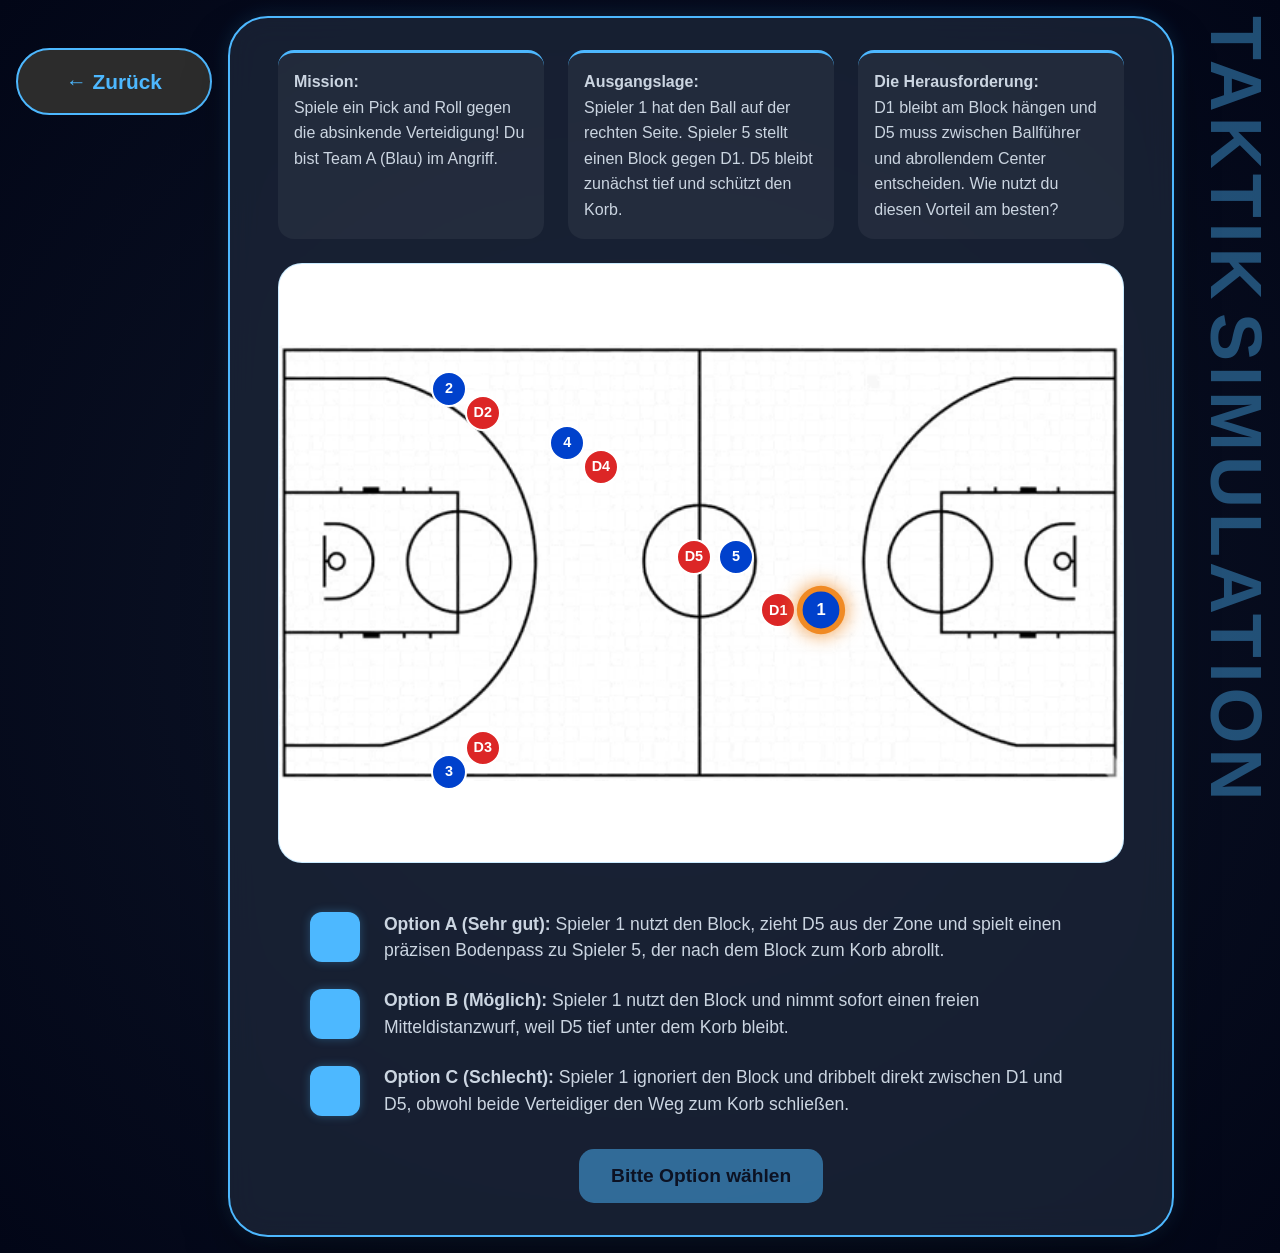
<file: simulation5.html>
<!DOCTYPE html>
<html lang="de">

<head>
    <meta charset="UTF-8">
    <meta name="viewport" content="width=device-width, initial-scale=1.0">
    <title>Frage 5 – Pick and Roll | Basketball Lernapp</title>
    <link rel="stylesheet" href="css/style.css">
    <style>
        /* --- Spezifische Styles für die Simulation --- */
        body {
            font-family: 'Segoe UI', Tahoma, Geneva, Verdana, sans-serif;
            /* Tieferes Blau statt Grün, um den "Anwendungs"-Bereich zu kennzeichnen */
            background: radial-gradient(circle at center, #0f172a 0%, #020617 100%);
            color: #f5f5f5;
            min-height: 100vh;
            margin: 0;
            display: flex;
            justify-content: center;
            align-items: flex-start;
            padding: 1rem;
        }

        /* Wrapper für Button und Container nebeneinander */
        .simulation-wrapper {
            display: flex;
            gap: 1rem;
            align-items: flex-start;
            width: 100%;
            max-width: 1600px;
            position: relative;
        }

        .container {
            flex: 1;
            max-width: 1300px;
            min-height: 97vh;
            display: flex;
            flex-direction: column;
            background: rgba(30, 41, 59, 0.7);
            backdrop-filter: blur(16px);
            border-radius: 40px;
            padding: 1rem 3rem 2rem 3rem;
            border: 2px solid #4db8ff;
            box-shadow: 0 25px 50px -12px rgba(0, 0, 0, 0.5), 0 0 20px rgba(77, 184, 255, 0.15);
            text-align: center;
            opacity: 0;
            animation: slideInFromRight 0.8s cubic-bezier(0.23, 1, 0.32, 1) forwards;
        }

        /* Vertikale Überschrift links */
        .vertical-title {
            display: flex;
            gap: 0.5rem;
            writing-mode: vertical-lr;
            text-orientation: mixed;
            color: rgba(77, 184, 255, 0.4);
            font-weight: 900;
            font-size: 4.5rem;
            text-transform: uppercase;
            line-height: 0.8;
            pointer-events: none;
            user-select: none;
            margin-left: 1rem;
            opacity: 0;
            /* Wird durch Animation auf 1 gesetzt */
            animation: flyInFromRight 1s cubic-bezier(0.23, 1, 0.32, 1) 0.3s forwards;
        }

        .vertical-title div {
            letter-spacing: 5px;
        }

        .intro-text {
            font-size: 1.2rem;
            line-height: 1.6;
            color: #cbd5e1;
            max-width: 1200px;
            margin: 0 auto 1.5rem auto;
        }

        .intro-flex {
            display: flex;
            justify-content: center;
            gap: 1.5rem;
            text-align: left;
            margin-top: 1rem;
        }

        .intro-column {
            flex: 1;
            background: rgba(255, 255, 255, 0.05);
            padding: 1rem;
            border-radius: 16px;
            border-top: 3px solid #4db8ff;
            font-size: 1rem;
        }

        /* Platzhalter für das Interface */
        .sim-interface-mockup {
            background: rgba(15, 23, 42, 0.6);
            border: 1px solid rgba(77, 184, 255, 0.3);
            border-radius: 24px;
            margin-bottom: 2rem;
            position: relative;
            overflow: hidden;
            flex-grow: 1;
            display: flex;
            align-items: center;
            justify-content: center;
            min-height: 600px;
            background-image: url('assets/GanzesFeld.png');
            background-size: contain;
            background-repeat: no-repeat;
            background-position: center;
            background-color: #fff;
        }

        /* Spieler-Marker */
        .player {
            position: absolute;
            width: 36px;
            height: 36px;
            border-radius: 50%;
            display: flex;
            align-items: center;
            justify-content: center;
            font-weight: bold;
            font-size: 0.9rem;
            color: white;
            transition: all 0.5s ease-in-out;
            cursor: pointer;
            z-index: 10;
        }

        .offense {
            background: #0041cc;
            border: 2px solid white;
        }

        /* Team A: Blau */
        .defense {
            background: #dc2626;
            border: 2px solid white;
        }

        /* Team B: Rot */

        /* Ballführender Spieler Hervorhebung */
        .player.has-ball {
            box-shadow: 0 0 0 3px #F08A24, 0 0 15px 5px rgba(240, 138, 36, 0.7);
            border-color: #F08A24 !important;
            transform: scale(1.15);
            z-index: 12;
        }

        .ball {
            width: 15px;
            height: 15px;
            background: #F08A24;
            /* Ball: Orange-gelb */
            border-radius: 50%;
            position: absolute;
            z-index: 11;
            box-shadow: 0 0 10px #F08A24;
            transition: all 0.5s ease-in-out;
        }

        /* Bereich für die interaktiven Quadrate */
        .selection-area {
            display: flex;
            flex-direction: column;
            gap: 1.5rem;
            margin-top: 1rem;
            text-align: left;
            padding: 0 2rem;
        }

        .selection-item {
            display: flex;
            align-items: center;
            gap: 1.5rem;
            cursor: pointer;
        }

        .square-btn {
            width: 50px;
            height: 50px;
            background: #4db8ff;
            border-radius: 12px;
            flex-shrink: 0;
            transition: all 0.3s ease;
            box-shadow: 0 0 10px rgba(77, 184, 255, 0.3);
            display: flex;
            align-items: center;
            justify-content: center;
            font-size: 2rem;
            color: #020617;
        }

        /* Bestätigungs-Button */
        .action-btn {
            margin-top: 2rem;
            padding: 1rem 2rem;
            background: #4db8ff;
            color: #020617;
            border: none;
            border-radius: 15px;
            font-size: 1.2rem;
            font-weight: bold;
            cursor: pointer;
            transition: all 0.3s ease;
            opacity: 0.5;
            pointer-events: none;
            width: fit-content;
            align-self: center;
        }

        .action-btn.ready {
            opacity: 1;
            pointer-events: auto;
        }

        .action-btn:hover {
            background: #fff;
            transform: translateY(-3px);
        }

        .selection-item:hover .square-btn {
            transform: scale(1.1);
            background: #fff;
            box-shadow: 0 0 20px rgba(255, 255, 255, 0.6);
        }

        /* Das Kreuz erscheint nur, wenn das Item die Klasse 'active' hat */
        .selection-item.active .square-btn::after {
            content: '✕';
            font-weight: bold;
        }

        .selection-text {
            font-size: 1.1rem;
            color: #cbd5e1;
        }

        /* Feedback-Box Styling für den Bereich der Auswahlmöglichkeiten. */
        #feedback-text {
            margin: 1rem 2rem;
            padding: 2rem;
            border-radius: 24px;
            font-size: 1.2rem;
            line-height: 1.5;
            animation: fadeIn 0.5s ease-out;
        }

        @keyframes fadeIn {
            from {
                opacity: 0;
                transform: translateY(10px);
            }

            to {
                opacity: 1;
                transform: translateY(0);
            }
        }

        @keyframes flyInFromRight {
            0% {
                transform: translateX(50px);
                opacity: 0;
            }

            100% {
                transform: translateX(0);
                opacity: 1;
            }
        }

        .back-link {
            text-decoration: none;
            color: #4db8ff;
            font-weight: bold;
            border: 2px solid #4db8ff;
            padding: 1rem 3rem;
            font-size: 1.3rem;
            border-radius: 50px;
            transition: all 0.3s ease;
            white-space: nowrap;
            align-self: flex-start;
            position: sticky;
            top: 2rem;
            opacity: 0;
            animation: flyInFromTop 1s cubic-bezier(0.23, 1, 0.32, 1) 0.2s forwards;
        }

        .back-link:hover {
            background: #4db8ff;
            color: #0f172a;
            box-shadow: 0 0 20px rgba(77, 184, 255, 0.6);
            transform: translateY(-2px);
        }

        @keyframes flyInFromTop {
            0% {
                transform: translateY(-150%);
                opacity: 0;
            }

            100% {
                transform: translateY(0);
                opacity: 1;
            }
        }

        @media (max-width: 900px) {
            .simulation-wrapper {
                flex-direction: column;
                align-items: center;
            }

            .back-link {
                position: static;
                margin-bottom: 1rem;
            }
        }
    </style>
</head>

<body>
    <div class="simulation-wrapper">
        <a href="index.html" class="back-link">← Zurück</a>

        <div class="container">
            <div class="intro-text" id="situation-description">
                <div class="intro-flex">
                    <div class="intro-column">
                        <strong>Mission:</strong><br>
                        <span id="mission-text"></span>
                    </div>
                    <div class="intro-column">
                        <strong>Ausgangslage:</strong><br>
                        <span id="starting-text"></span>
                    </div>
                    <div class="intro-column">
                        <strong>Die Herausforderung:</strong><br>
                        <span id="challenge-text"></span>
                    </div>
                </div>
            </div>

            <div class="sim-interface-mockup">
                

                <!-- Offense Team A (Blau) -->
                <div class="player offense has-ball" id="p1" style="top: 55%; left: 62%;">1</div>
                <div class="player offense" id="p2" style="top: 18%; left: 18%;">2</div>
                <div class="player offense" id="p3" style="top: 82%; left: 18%;">3</div>
                <div class="player offense" id="p4" style="top: 27%; left: 32%;">4</div>
                <div class="player offense" id="p5" style="top: 46%; left: 52%;">5</div>

                <!-- Defense Team B (Rot) -->
                <div class="player defense" id="d1" style="top: 55%; left: 57%;">D1</div>
                <div class="player defense" id="d2" style="top: 22%; left: 22%;">D2</div>
                <div class="player defense" id="d3" style="top: 78%; left: 22%;">D3</div>
                <div class="player defense" id="d4" style="top: 31%; left: 36%;">D4</div>
                <div class="player defense" id="d5" style="top: 46%; left: 47%;">D5</div>

                <!-- Ball -->
                <div class="ball" id="ball" style="top: 56%; left: 63%;"></div>
            </div>

            <div class="selection-area">
                <div class="selection-item" id="opt1">
                    <div class="square-btn"></div>
                    <p class="selection-text" id="option-text-1"></p>
                </div>

                <div class="selection-item" id="opt2">
                    <div class="square-btn"></div>
                    <p class="selection-text" id="option-text-2"></p>
                </div>

                <div class="selection-item" id="opt3">
                    <div class="square-btn"></div>
                    <p class="selection-text" id="option-text-3"></p>
                </div>
            </div>

            <div id="feedback-text" style="display: none;"></div>

            <button id="action-btn" class="action-btn">Bitte Option wählen</button>
        </div>

        <div class="vertical-title">
            <div>Taktik</div>
            <div>Simulation</div>
        </div>
    </div>

    <script>
        
        const scenarioContent = {
            mission:
                "Spiele ein Pick and Roll gegen die absinkende Verteidigung! Du bist Team A (Blau) im Angriff.",

            startingPosition:
                "Spieler 1 hat den Ball auf der rechten Seite. Spieler 5 stellt einen Block gegen D1. D5 bleibt zunächst tief und schützt den Korb.",

            challenge:
                "D1 bleibt am Block hängen und D5 muss zwischen Ballführer und abrollendem Center entscheiden. Wie nutzt du diesen Vorteil am besten?",

            options: {
                opt1: {
                    heading: "Option A (Sehr gut):",
                    text: "Spieler 1 nutzt den Block, zieht D5 aus der Zone und spielt einen präzisen Bodenpass zu Spieler 5, der nach dem Block zum Korb abrollt.",
                    feedback: "Hervorragend! Spieler 1 nutzt den Block und zwingt D5, den Ballführer zu stoppen. Dadurch wird Spieler 5 beim Roll zum Korb frei und erhält den Pass für einen einfachen Abschluss.",
                    color: "#22c55e"
                },

                opt2: {
                    heading: "Option B (Möglich):",
                    text: "Spieler 1 nutzt den Block und nimmt sofort einen freien Mitteldistanzwurf, weil D5 tief unter dem Korb bleibt.",
                    feedback: "Ordentliche Entscheidung. Durch die absinkende Verteidigung entsteht Platz für den Wurf. Der Pass zum abrollenden Spieler 5 wäre jedoch noch näher am Korb und deshalb meist die bessere Chance.",
                    color: "#eab308"
                },

                opt3: {
                    heading: "Option C (Schlecht):",
                    text: "Spieler 1 ignoriert den Block und dribbelt direkt zwischen D1 und D5, obwohl beide Verteidiger den Weg zum Korb schließen.",
                    feedback: "Ballverlust! Ohne den Block auszunutzen, läuft Spieler 1 direkt in zwei Verteidiger. Das Pick and Roll soll genau diese Verteidigung auseinanderziehen und eine klare Entscheidung erzwingen.",
                    color: "#ef4444"
                }
            }
        };

        
        const NEXT_PAGE = "simulation6.html";
        const NEXT_BUTTON_TEXT = "Weiter zu Frage 6";

        const selectionItems = document.querySelectorAll(".selection-item");
        const actionBtn = document.getElementById("action-btn");
        const feedbackBox = document.getElementById("feedback-text");

        let selectedOption = null;
        let buttonMode = "start";

        // Alle Spieler und den Ball erfassen.
        const elements = {
            p1: document.getElementById("p1"),
            p2: document.getElementById("p2"),
            p3: document.getElementById("p3"),
            p4: document.getElementById("p4"),
            p5: document.getElementById("p5"),
            d1: document.getElementById("d1"),
            d2: document.getElementById("d2"),
            d3: document.getElementById("d3"),
            d4: document.getElementById("d4"),
            d5: document.getElementById("d5"),
            ball: document.getElementById("ball")
        };

        
        const initialPos = {
            p1: { top: "55%", left: "62%" },
            p2: { top: "18%", left: "18%" },
            p3: { top: "82%", left: "18%" },
            p4: { top: "27%", left: "32%" },
            p5: { top: "46%", left: "52%" },
            d1: { top: "55%", left: "57%" },
            d2: { top: "22%", left: "22%" },
            d3: { top: "78%", left: "22%" },
            d4: { top: "31%", left: "36%" },
            d5: { top: "46%", left: "47%" },
            ball: { top: "56%", left: "63%" }
        };

        function renderScenarioText() {
            document.getElementById("mission-text").textContent =
                scenarioContent.mission;

            document.getElementById("starting-text").textContent =
                scenarioContent.startingPosition;

            document.getElementById("challenge-text").textContent =
                scenarioContent.challenge;

            document.getElementById("option-text-1").innerHTML =
                `<strong>${scenarioContent.options.opt1.heading}</strong> ${scenarioContent.options.opt1.text}`;

            document.getElementById("option-text-2").innerHTML =
                `<strong>${scenarioContent.options.opt2.heading}</strong> ${scenarioContent.options.opt2.text}`;

            document.getElementById("option-text-3").innerHTML =
                `<strong>${scenarioContent.options.opt3.heading}</strong> ${scenarioContent.options.opt3.text}`;
        }

        function setBallHandler(player) {
            document
                .querySelectorAll(".player")
                .forEach(p => p.classList.remove("has-ball"));

            if (player) {
                player.classList.add("has-ball");
            }
        }

        selectionItems.forEach(item => {
            item.addEventListener("click", () => {
                if (buttonMode !== "start") {
                    return;
                }

                selectionItems.forEach(i => i.classList.remove("active"));
                item.classList.add("active");

                selectedOption = item.id;
                actionBtn.classList.add("ready");
                actionBtn.textContent = "Simulation starten";
            });
        });

        actionBtn.addEventListener("click", () => {
            if (buttonMode === "reset") {
                resetSim();
                return;
            }

            if (buttonMode === "next") {
                window.location.href = NEXT_PAGE;
                return;
            }

            if (selectedOption) {
                runSimulation(selectedOption);
            }
        });

        function runSimulation(option) {
            actionBtn.classList.remove("ready");
            actionBtn.style.opacity = "0.5";
            actionBtn.style.pointerEvents = "none";

            

            if (option === "opt1") {
                // OPTION A: Pick and Roll – beste Entscheidung

                // Phase 1: P1 nutzt den Block von P5.
                elements.p1.style.transitionDuration = "0.9s";
                elements.p1.style.left = "49%";
                elements.p1.style.top = "52%";
                elements.ball.style.transitionDuration = "0.9s";
                elements.ball.style.left = "50%";
                elements.ball.style.top = "53%";

                // D1 bleibt am Block hängen.
                elements.d1.style.transitionDuration = "0.9s";
                elements.d1.style.left = "54%";
                elements.d1.style.top = "55%";

                // D5 sinkt zunächst ab und schützt den Korb.
                elements.d5.style.transitionDuration = "0.9s";
                elements.d5.style.left = "34%";
                elements.d5.style.top = "49%";

                setTimeout(() => {
                    // Phase 2: P1 dribbelt weiter und bindet D5.
                    elements.p1.style.transitionDuration = "0.8s";
                    elements.p1.style.left = "38%";
                    elements.p1.style.top = "52%";
                    elements.ball.style.transitionDuration = "0.8s";
                    elements.ball.style.left = "39%";
                    elements.ball.style.top = "53%";

                    elements.d5.style.transitionDuration = "0.8s";
                    elements.d5.style.left = "30%";
                    elements.d5.style.top = "51%";

                    // P5 rollt nach dem Block zum Korb.
                    elements.p5.style.transitionDuration = "1.0s";
                    elements.p5.style.left = "20%";
                    elements.p5.style.top = "48%";

                    setTimeout(() => {
                        // Phase 3: Pass zum abrollenden Center.
                        setBallHandler(null);
                        elements.ball.style.transitionDuration = "0.65s";
                        elements.ball.style.left = "21%";
                        elements.ball.style.top = "49%";

                        setTimeout(() => {
                            setBallHandler(elements.p5);

                            // P5 schließt am linken Korb ab.
                            elements.p5.style.transitionDuration = "0.65s";
                            elements.p5.style.left = "10%";
                            elements.p5.style.top = "48%";
                            elements.ball.style.transitionDuration = "0.65s";
                            elements.ball.style.left = "11%";
                            elements.ball.style.top = "49%";

                            setTimeout(() => {
                                setBallHandler(null);
                                elements.ball.style.transitionDuration = "0.45s";
                                elements.ball.style.left = "6.5%";
                                elements.ball.style.top = "48.5%";

                                setTimeout(() => {
                                    showFeedback(
                                        scenarioContent.options.opt1.feedback,
                                        scenarioContent.options.opt1.color
                                    );
                                    finishSim();
                                }, 550);
                            }, 700);
                        }, 700);
                    }, 900);
                }, 950);

            } else if (option === "opt2") {
                // OPTION B: Freier Mitteldistanzwurf

                // P1 nutzt den Block.
                elements.p1.style.transitionDuration = "1.0s";
                elements.p1.style.left = "38%";
                elements.p1.style.top = "51%";
                elements.ball.style.transitionDuration = "1.0s";
                elements.ball.style.left = "39%";
                elements.ball.style.top = "52%";

                // D1 bleibt zurück, D5 sinkt tief ab.
                elements.d1.style.left = "51%";
                elements.d1.style.top = "55%";
                elements.d5.style.left = "23%";
                elements.d5.style.top = "49%";

                // P5 beginnt zwar zu rollen, erhält aber keinen Pass.
                elements.p5.style.left = "25%";
                elements.p5.style.top = "47%";

                setTimeout(() => {
                    // P1 nimmt den freien Mitteldistanzwurf.
                    setBallHandler(null);
                    elements.ball.style.transitionDuration = "0.65s";
                    elements.ball.style.left = "6.5%";
                    elements.ball.style.top = "48.5%";

                    setTimeout(() => {
                        showFeedback(
                            scenarioContent.options.opt2.feedback,
                            scenarioContent.options.opt2.color
                        );
                        finishSim();
                    }, 750);
                }, 1050);

            } else if (option === "opt3") {
                // OPTION C: Block ignorieren und in zwei Verteidiger dribbeln

                // P1 zieht ohne Nutzung des Blocks in die Mitte.
                elements.p1.style.transitionDuration = "0.85s";
                elements.p1.style.left = "48%";
                elements.p1.style.top = "46%";
                elements.ball.style.transitionDuration = "0.85s";
                elements.ball.style.left = "49%";
                elements.ball.style.top = "47%";

                // D1 und D5 schließen sofort die Lücke.
                elements.d1.style.transitionDuration = "0.8s";
                elements.d1.style.left = "46%";
                elements.d1.style.top = "48%";
                elements.d5.style.transitionDuration = "0.8s";
                elements.d5.style.left = "43%";
                elements.d5.style.top = "44%";

                setTimeout(() => {
                    // D1 schlägt den Ball heraus und übernimmt ihn.
                    setBallHandler(elements.d1);
                    elements.ball.style.left = "47%";
                    elements.ball.style.top = "49%";

                    // D1 startet den Gegenangriff.
                    elements.d1.style.left = "63%";
                    elements.d1.style.top = "40%";
                    elements.ball.style.left = "64%";
                    elements.ball.style.top = "41%";

                    setTimeout(() => {
                        showFeedback(
                            scenarioContent.options.opt3.feedback,
                            scenarioContent.options.opt3.color
                        );
                        finishSim();
                    }, 850);
                }, 900);
            }
        }

        function showFeedback(text, color) {
            const selectionArea = document.querySelector(".selection-area");
            selectionArea.style.display = "none";

            feedbackBox.textContent = text;
            feedbackBox.style.backgroundColor = color + "22";
            feedbackBox.style.border = `2px solid ${color}`;
            feedbackBox.style.color = color;
            feedbackBox.style.display = "block";
        }

        function finishSim() {
            setTimeout(() => {
                actionBtn.style.opacity = "1";
                actionBtn.style.pointerEvents = "auto";
                actionBtn.classList.add("ready");

                if (NEXT_PAGE) {
                    buttonMode = "next";
                    actionBtn.textContent = NEXT_BUTTON_TEXT;
                } else {
                    buttonMode = "reset";
                    actionBtn.textContent = "Zurücksetzen";
                }
            }, 1000);
        }

        function resetSim() {
            setBallHandler(elements.p1);

            // Übergänge kurz abschalten, damit alle Elemente sauber zurückspringen.
            Object.values(elements).forEach(element => {
                element.style.transition = "none";
            });

            Object.entries(initialPos).forEach(([id, position]) => {
                elements[id].style.top = position.top;
                elements[id].style.left = position.left;
            });

            // Standard-Animationsdauer wiederherstellen.
            setTimeout(() => {
                Object.values(elements).forEach(element => {
                    element.style.transition = "all 0.5s ease-in-out";
                    element.style.transitionDuration = "0.5s";
                });
            }, 50);

            document.querySelector(".selection-area").style.display = "flex";
            feedbackBox.style.display = "none";

            selectionItems.forEach(item => item.classList.remove("active"));

            selectedOption = null;
            buttonMode = "start";
            actionBtn.textContent = "Bitte Option wählen";
            actionBtn.classList.remove("ready");
            actionBtn.style.opacity = "";
            actionBtn.style.pointerEvents = "";
        }

        renderScenarioText();
    </script>
</body>

</html>
</file>
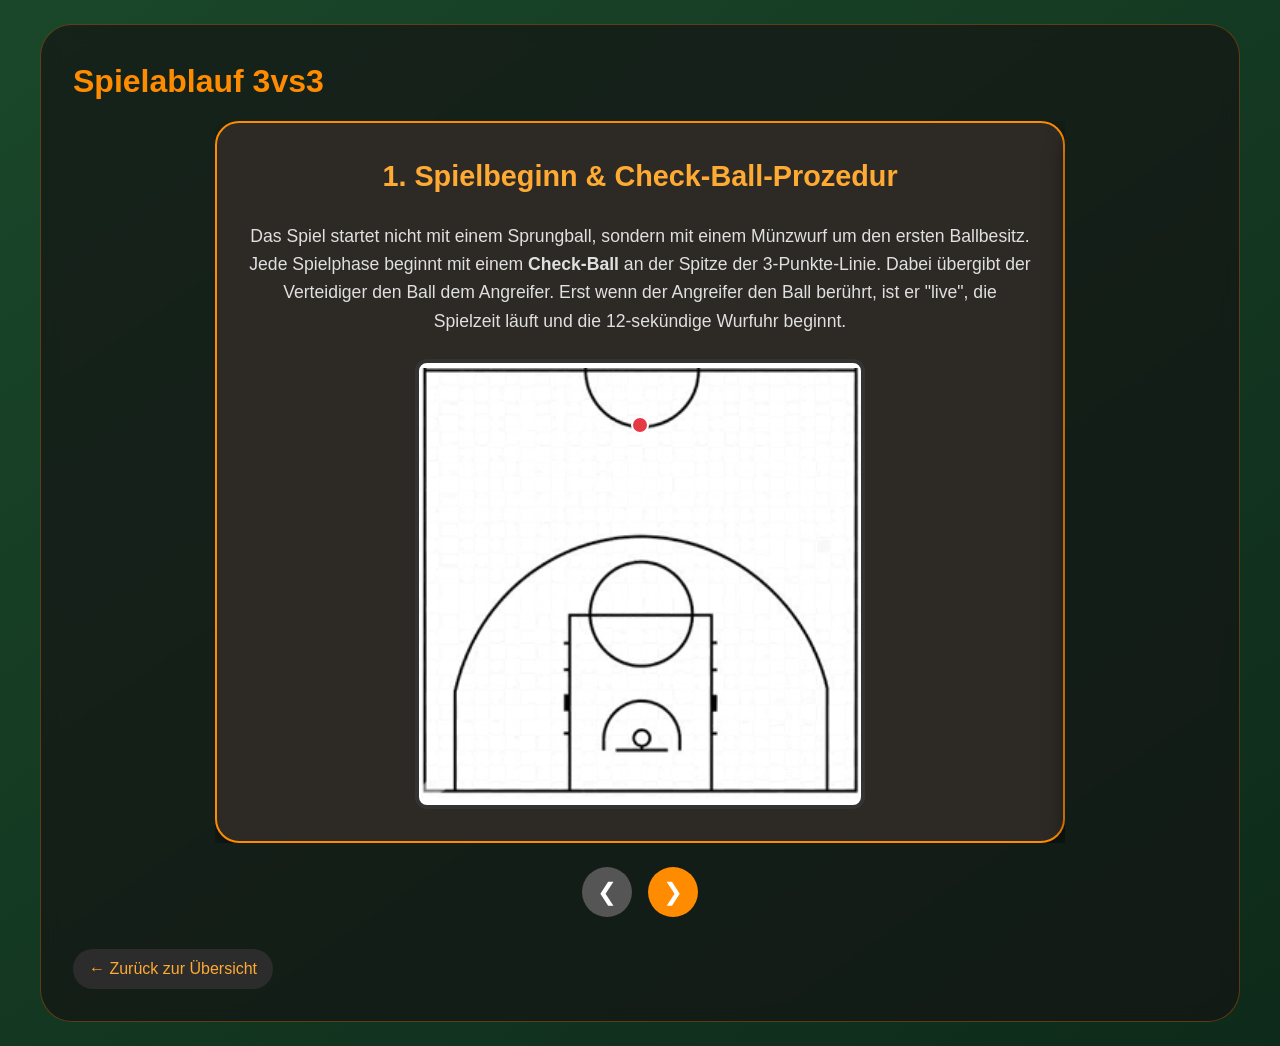
<file: spielablauf-3vs3.html>
<!DOCTYPE html>
<html lang="de">
<head>
    <meta charset="UTF-8">
    <meta name="viewport" content="width=device-width, initial-scale=1.0">
    <title>Spielablauf 3vs3 - Basketball Lernapp</title>
    <link rel="stylesheet" href="css/style.css">
    <style>
        /* Slider-Container */
        .slider-wrapper {
            position: relative;
            max-width: 850px;
            margin: 1rem auto;
            overflow: hidden;
        }

        /* Bereich, der alle Slides nebeneinander hält */
        .slides-container {
            display: flex;
            transition: transform 0.5s ease-in-out;
        }

        /* Einzelne Inhaltskarte */
        .slide {
            min-width: 100%;
            background: #2d2a26;
            border-radius: 24px;
            padding: 2rem;
            border: 2px solid #ff8c00;
            box-shadow: 0 10px 20px rgba(0,0,0,0.5);
            display: flex;
            flex-direction: column;
            gap: 1.5rem;
            box-sizing: border-box;
        }

        .slide h2 {
            color: #ffaa33;
            font-size: 1.8rem;
            margin: 0;
            text-align: center;
        }

        .slide p {
            font-size: 1.1rem;
            line-height: 1.6;
            color: #e0e0e0;
            text-align: center;
            max-width: 800px;
            margin: 0 auto;
        }

        /* Container für das Spielfeld-Visual */
        .visual-container {
            position: relative;
            width: 100%;
            max-width: 450px;
            margin: 0 auto;
            aspect-ratio: 1 / 1; /* Hält das Feld quadratisch */
            background-image: url('assets/HalbesFeld.png');
            background-size: contain;
            background-repeat: no-repeat;
            background-position: center;
            border-radius: 12px;
            background-color: #ffffff;
            border: 4px solid #333;
            overflow: hidden;
        }

        /* Steuerung (Pfeile unten) */
        .slider-nav {
            display: flex;
            justify-content: center;
            gap: 1rem;
            margin-top: 1.5rem;
        }

        .nav-btn-circle {
            background: #ff8c00;
            color: white;
            border: none;
            width: 50px;
            height: 50px;
            border-radius: 50%;
            font-size: 1.5rem;
            cursor: pointer;
            display: flex;
            align-items: center;
            justify-content: center;
            transition: 0.2s;
        }

        .nav-btn-circle:hover {
            background: #ffaa33;
            transform: scale(1.1);
        }

        .nav-btn-circle:disabled {
            background: #555;
            cursor: not-allowed;
        }

        /* --- BASIS-STYLES FÜR GRAFISCHE ELEMENTE --- */
        .marker {
            position: absolute;
            background: #e63946;
            border: 2px solid #fff;
            border-radius: 50%;
            transform: translate(-50%, -50%); /* Sorgt dafür, dass der Punkt genau auf der Koordinate sitzt */
            z-index: 5;
        }
        .dot { width: 18px; height: 18px; } /* Größe der roten Punkte */
        .pulse { animation: pulse-ring 1.5s infinite; }

        @keyframes pulse-ring {
            0% { box-shadow: 0 0 0 0px rgba(230, 57, 70, 0.7); }
            100% { box-shadow: 0 0 0 20px rgba(230, 57, 70, 0); }
        }

        /* Pfeil-Linie: Länge wird über 'width' gesteuert, Richtung über 'rotate' */
        .arrow-line {
            position: absolute;
            height: 5px;
            background: #e63946;
            transform-origin: left center;
            z-index: 4;
        }
        /* Pfeil-Spitze: Erzeugt das Dreieck am Ende der Linie */
        .arrow-line::after {
            content: '';
            position: absolute;
            right: -8px;
            top: -7px;
            border: 10px solid transparent;
            border-left-color: #e63946;
        }

        /* Hervorgehobene Flächen: Nutzt border-radius für Rundungen */
        .zone-highlight {
            position: absolute;
            border: 3px dashed #ff8c00;
            background: rgba(255, 140, 0, 0.15);
            z-index: 3;
        }

        /* Text-Box über dem Feld (z.B. Spielende) */
        .overlay-text {
            position: absolute;
            top: 50%;
            left: 50%;
            transform: translate(-50%, -50%);
            background: #000;
            color: #ff8c00;
            padding: 15px 20px;
            font-family: 'Courier New', Courier, monospace;
            font-size: 1.3rem;
            border: 2px solid #ff8c00;
            border-radius: 8px;
            z-index: 10;
            text-align: center;
        }
    </style>
</head>
<body>
    <div class="container">
        <h1> Spielablauf 3vs3</h1>

        <div class="slider-wrapper">
            <div class="slides-container" id="slides">
                <!-- 1. Spielbeginn -->
                <div class="slide">
                    <h2>1. Spielbeginn & Check-Ball-Prozedur</h2>
                    <p>Das Spiel startet nicht mit einem Sprungball, sondern mit einem Münzwurf um den ersten Ballbesitz. Jede Spielphase beginnt mit einem <strong>Check-Ball</strong> an der Spitze der 3-Punkte-Linie. Dabei übergibt der Verteidiger den Ball dem Angreifer. Erst wenn der Angreifer den Ball berührt, ist er "live", die Spielzeit läuft und die 12-sekündige Wurfuhr beginnt.</p>
                    <div class="visual-container">
                        <!-- PUNKT: Startposition Check-Ball (oben am Bogen) -->
                        <div class="marker dot pulse" style="top: 14%; left: 50%;"></div>
                    </div>
                </div>

                <!-- 2. Einwurf -->
                <div class="slide">
                    <h2>2. Spielfluss: "Keep on playing"</h2>
                    <p>Nach einem Treffer läuft das Spiel ohne Unterbrechung weiter. Das Team, das den Korb kassiert hat, nimmt den Ball direkt <strong>unter dem Korb</strong> auf. Bevor ein neuer Angriff gestartet werden darf, muss der Ball hinter die 3-Punkte-Linie gedribbelt oder gepasst werden. Verteidiger dürfen den Ballführenden innerhalb der Zone dabei nicht aktiv stören.</p>
                    <div class="visual-container">
                        <!-- PUNKT: Ballaufnahme nach Korb -->
                        <div class="marker dot" style="top: 88%; left: 50%;"></div>
                        <!-- PFEILE: Wege nach dem Korb (nach oben/außen) -->
                        <div class="arrow-line" style="top: 88%; left: 50%; width: 72%; transform: rotate(-90deg);"></div>
                        <div class="arrow-line" style="top: 88%; left: 50%; width: 50%; transform: rotate(-135deg);"></div>
                        <div class="arrow-line" style="top: 88%; left: 50%; width: 50%; transform: rotate(-45deg);"></div>
                    </div>
                </div>

                <!-- 3. Clearing -->
                <div class="slide">
                    <h2>3. Die "Clearing"-Regel bei Ballbesitzwechsel</h2>
                    <p>Bei einem Ballbesitzwechsel durch Steal oder Rebound muss der Ball erst "gecleart" werden. Das bedeutet, der Spieler muss mit <strong>beiden Füßen</strong> hinter die 3-Punkte-Linie gelangen oder den Ball nach draußen passen. Ein Korb zählt nur, wenn der Ball zuvor den Bereich außerhalb des Bogens erreicht hat, ansonsten wechselt der Ballbesitz zum Gegner.</p>
                    <div class="visual-container">
                        <!-- ZONE: Markierung des Bereichs innerhalb des Bogens -->
                        <div class="zone-highlight" style="bottom: 2%; left: 10%; width: 82%; height: 58%; border-radius: 50% 50% 0 0;"></div>
                        <!-- PUNKT: Position des Rebounds (unten am Korb) -->
                        <div class="marker dot" style="top: 80%; left: 50%;"></div>
                        <!-- PFEILE: Wege zum Rausspielen nach Rebound -->
                        <div class="arrow-line" style="top: 80%; left: 50%; width: 55%; transform: rotate(-120deg);"></div>
                        <div class="arrow-line" style="top: 80%; left: 50%; width: 55%; transform: rotate(-60deg);"></div>
                    </div>
                </div>

                <!-- 4. Fouls -->
                <div class="slide">
                    <h2>4. Foul-Limit & Team-Bonus-Regeln</h2>
                    <p>Im 3x3 gibt es kein individuelles Ausscheiden nach Fouls. Entscheidend sind die Teamfouls: Ab dem 7. Teamfoul erhält der Gegner immer zwei Freiwürfe. Ab dem 10. Teamfoul gibt es zwei Freiwürfe plus Ballbesitz. Freiwürfe werden von der Freiwurflinie am oberen Rand der markierten Zone (dem "Key") ausgeführt.</p>
                    <div class="visual-container">
                        <!-- PUNKT: Ausführung Freiwurf -->
                        <div class="marker dot" style="top: 58%; left: 50%;"></div>
                    </div>
                </div>

                <!-- 5. Spielende -->
                <div class="slide">
                    <h2>5. Spielende: Die 21-Punkte-Grenze</h2>
                    <p>Ein Spiel endet nach 10 Minuten oder sobald ein Team <strong>21 Punkte</strong> erreicht hat. Bei Gleichstand folgt eine Verlängerung ohne Zeitlimit. Hier gewinnt die Mannschaft, die zuerst <strong>2 weitere Punkte</strong> erzielt. Ein Distanzwurf (der im 3x3 zwei Punkte zählt) kann das Spiel in der Overtime also mit nur einem Treffer sofort beenden.</p>
                    <div class="visual-container">
                        <!-- OVERLAY: Textbox für die End-Resultate -->
                        <div class="overlay-text">
                            <strong>ZIEL: 21 PUNKTE</strong><br>
                            <hr style="margin: 10px 0; border: 0; border-top: 1px solid #444;">
                            <span style="font-size: 1rem; color: #bbb; line-height: 1.4; display: block;">
                                Zeitlimit: 10 Min.<br>
                                Bei Gleichstand (Overtime):<br>
                                Wer zuerst +2 Pkt macht, gewinnt!
                            </span>
                        </div>
                    </div>
                </div>
            </div>
        </div>

        <div class="slider-nav">
            <button class="nav-btn-circle" id="prevBtn" disabled>❮</button>
            <button class="nav-btn-circle" id="nextBtn">❯</button>
        </div>

        <a href="index.html" class="back-link">← Zurück zur Übersicht</a>
    </div>

    <script>
        const slides = document.getElementById('slides');
        const prevBtn = document.getElementById('prevBtn');
        const nextBtn = document.getElementById('nextBtn');
        let currentIndex = 0;
        const totalSlides = 5;

        /* Berechnet die Verschiebung des Sliders basierend auf dem Index */
        function updateSlider() {
            slides.style.transform = `translateX(-${currentIndex * 100}%)`;
            prevBtn.disabled = currentIndex === 0;
            nextBtn.disabled = currentIndex === totalSlides - 1;
        }

        nextBtn.addEventListener('click', () => {
            if (currentIndex < totalSlides - 1) {
                currentIndex++;
                updateSlider();
            }
        });

        prevBtn.addEventListener('click', () => {
            if (currentIndex > 0) {
                currentIndex--;
                updateSlider();
            }
        });
    </script>
</body>
</html>
</file>
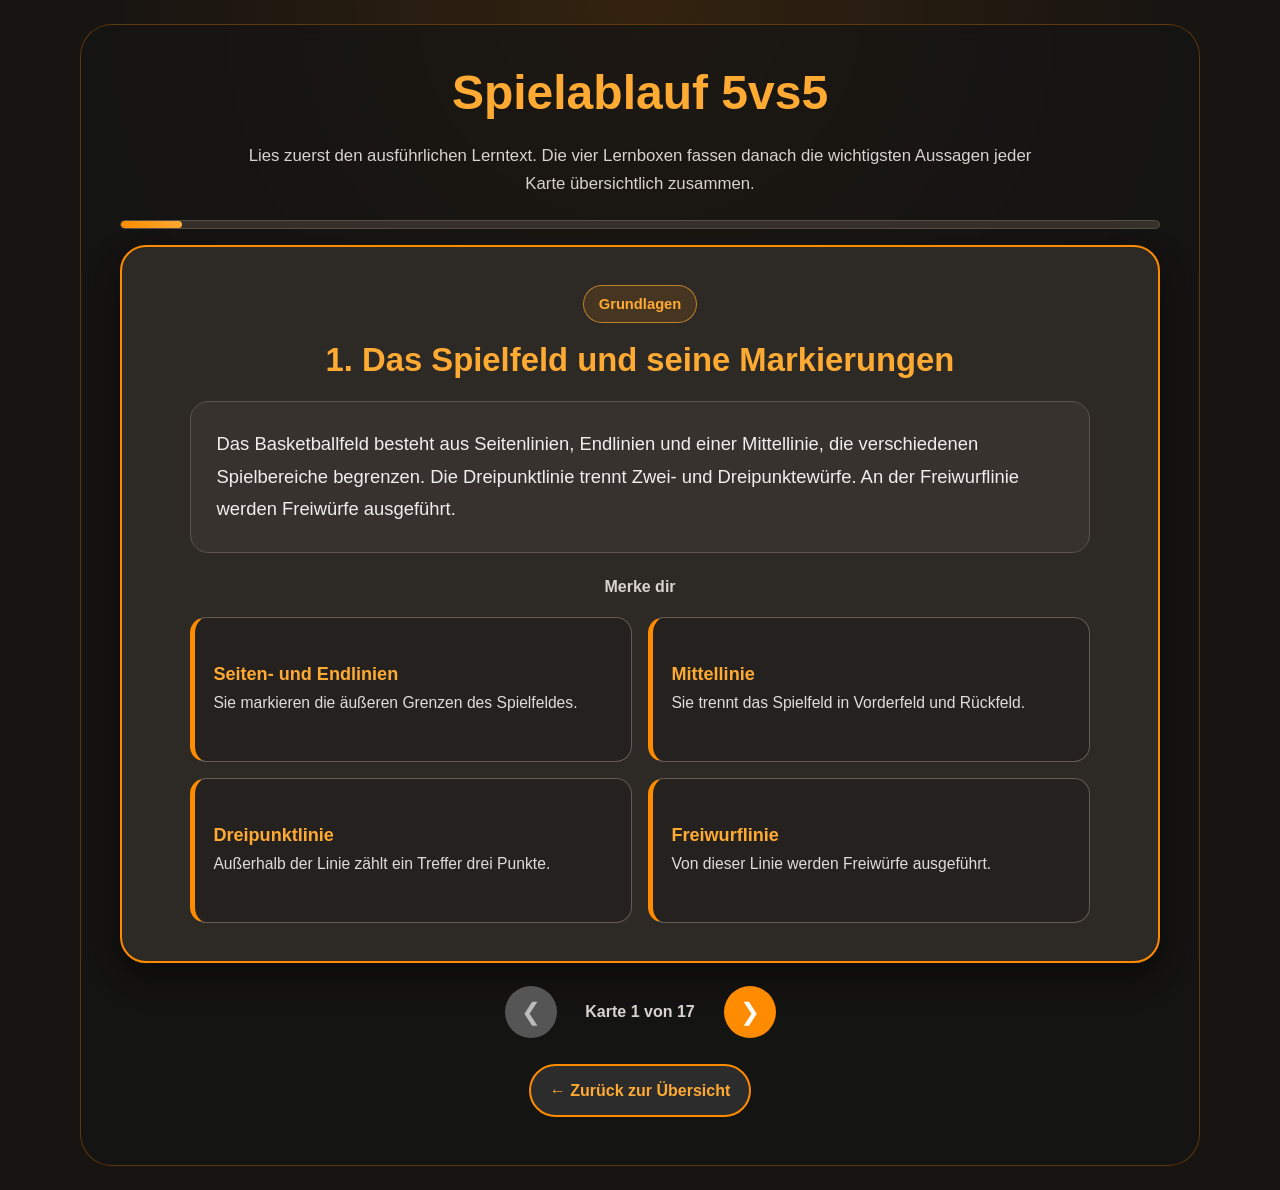
<file: spielablauf-5vs5.html>
<!DOCTYPE html>
<html lang="de">
<head>
    <meta charset="UTF-8">
    <meta name="viewport" content="width=device-width, initial-scale=1.0">
    <title>Spielablauf 5vs5 - Basketball Lernapp</title>
    <link rel="stylesheet" href="css/style.css">
    <style>
        * {
            box-sizing: border-box;
        }

        body {
            margin: 0;
            min-height: 100vh;
            background:
                radial-gradient(circle at top, rgba(255, 140, 0, 0.12), transparent 34rem),
                #171411;
            color: #f5f5f5;
            font-family: "Segoe UI", Tahoma, Geneva, Verdana, sans-serif;
        }

        .container {
            width: min(1120px, calc(100% - 2rem));
            margin: 0 auto;
            padding: 2rem 0 3rem;
            text-align: center;
        }

        h1 {
            margin: 0;
            color: #ffaa33;
            font-size: clamp(2rem, 4vw, 3rem);
        }

        .chapter-intro {
            max-width: 820px;
            margin: 0.8rem auto 1.4rem;
            color: #d8d3ce;
            font-size: 1.05rem;
            line-height: 1.65;
        }

        .progress-track {
            width: min(100%, 1040px);
            height: 9px;
            margin: 0 auto 1rem;
            overflow: hidden;
            border: 1px solid #554c44;
            border-radius: 999px;
            background: #35302b;
        }

        .progress-fill {
            width: 0;
            height: 100%;
            border-radius: inherit;
            background: linear-gradient(90deg, #ff8c00, #ffaa33);
            transition: width 0.35s ease;
        }

        .slider-wrapper {
            width: 100%;
            max-width: 1040px;
            margin: 0 auto;
        }

        .slide {
            min-height: 680px;
            padding: clamp(1.4rem, 3vw, 2.5rem);
            border: 2px solid #ff8c00;
            border-radius: 26px;
            background: #2d2a26;
            box-shadow: 0 14px 32px rgba(0, 0, 0, 0.48);
            display: flex;
            flex-direction: column;
            gap: 1.25rem;
        }

        .slide-category {
            width: fit-content;
            margin: 0 auto -0.3rem;
            padding: 0.45rem 0.95rem;
            border: 1px solid rgba(255, 170, 51, 0.65);
            border-radius: 999px;
            background: rgba(255, 140, 0, 0.12);
            color: #ffaa33;
            font-size: 0.92rem;
            font-weight: 800;
        }

        .slide h2 {
            margin: 0;
            color: #ffaa33;
            font-size: clamp(1.5rem, 3vw, 2.05rem);
            line-height: 1.3;
        }

        .learning-text {
            width: min(100%, 900px);
            margin: 0 auto;
            padding: clamp(1.15rem, 2vw, 1.6rem);
            border: 1px solid #5c534b;
            border-radius: 18px;
            background: #37322e;
            text-align: left;
        }

        .learning-text p,
        .learning-text li {
            color: #f1efec;
            font-size: clamp(1.02rem, 1.55vw, 1.15rem);
            line-height: 1.78;
        }

        .learning-text p {
            margin: 0;
        }

        .learning-text p + p {
            margin-top: 0.9rem;
        }

        .learning-text ul {
            margin: 0;
            padding-left: 1.5rem;
        }

        .learning-text li + li {
            margin-top: 0.55rem;
        }

        .box-heading {
            margin: 0.15rem 0 -0.15rem;
            color: #d8d3ce;
            font-size: 1rem;
            font-weight: 700;
        }

        .learning-boxes {
            width: min(100%, 900px);
            margin: 0 auto;
            display: grid;
            grid-template-columns: repeat(2, minmax(0, 1fr));
            gap: 1rem;
        }

        .learning-box {
            min-height: 145px;
            padding: 1.15rem;
            border: 1px solid #655c53;
            border-left: 5px solid #ff8c00;
            border-radius: 16px;
            background: #24211e;
            display: grid;
            grid-template-columns: 1fr;
            align-items: center;
            text-align: left;
            transition: transform 0.18s ease, border-color 0.18s ease;
        }

        .learning-box:hover {
            transform: translateY(-2px);
            border-color: #ffaa33;
        }

        .box-content strong {
            display: block;
            margin-bottom: 0.3rem;
            color: #ffaa33;
            font-size: 1.13rem;
            line-height: 1.3;
        }

        .box-content span {
            color: #e1ddd8;
            font-size: 0.98rem;
            line-height: 1.55;
        }

        .slider-nav {
            display: flex;
            justify-content: center;
            align-items: center;
            gap: 1rem;
            margin-top: 1.45rem;
        }

        .nav-btn-circle {
            width: 52px;
            height: 52px;
            border: none;
            border-radius: 50%;
            background: #ff8c00;
            color: white;
            font-size: 1.5rem;
            cursor: pointer;
            display: grid;
            place-items: center;
            transition: transform 0.18s ease, background 0.18s ease;
        }

        .nav-btn-circle:hover:not(:disabled) {
            background: #ffaa33;
            transform: scale(1.08);
        }

        .nav-btn-circle:disabled {
            background: #555;
            color: #bbb;
            cursor: not-allowed;
        }

        .slide-counter {
            min-width: 135px;
            color: #d8d3ce;
            font-weight: 800;
        }

        .back-link {
            display: block;
            width: fit-content;
            margin: 1.6rem auto 0;
            padding: 0.8rem 1.2rem;
            border: 2px solid #ff8c00;
            border-radius: 999px;
            color: #ffaa33;
            text-decoration: none;
            font-weight: 800;
            transition: 0.2s ease;
        }

        .back-link:hover {
            background: #ff8c00;
            color: #171411;
        }

        .fade-in {
            animation: fadeIn 0.3s ease;
        }

        @keyframes fadeIn {
            from {
                opacity: 0;
                transform: translateY(8px);
            }
            to {
                opacity: 1;
                transform: translateY(0);
            }
        }

        @media (max-width: 720px) {
            .container {
                width: min(100% - 1rem, 1120px);
                padding-top: 1rem;
            }

            .slide {
                min-height: 0;
                padding: 1.1rem;
                border-radius: 20px;
            }

            .learning-text {
                padding: 1rem;
            }

            .learning-boxes {
                grid-template-columns: 1fr;
            }

            .learning-box {
                min-height: 125px;
            }
        }

        @media (max-width: 430px) {
            .slide-counter {
                min-width: 110px;
                font-size: 0.9rem;
            }
        }
    </style>
</head>

<body>
    <main class="container">
        <h1>Spielablauf 5vs5</h1>

        <p class="chapter-intro">
            Lies zuerst den ausführlichen Lerntext. Die vier Lernboxen fassen danach
            die wichtigsten Aussagen jeder Karte übersichtlich zusammen.
        </p>

        <div class="progress-track">
            <div class="progress-fill" id="progressFill"></div>
        </div>

        <section class="slider-wrapper">
            <article class="slide" id="slide">
                <div class="slide-category" id="category"></div>
                <h2 id="title"></h2>
                <div class="learning-text" id="learningText"></div>
                <p class="box-heading">Merke dir</p>
                <div class="learning-boxes" id="learningBoxes"></div>
            </article>
        </section>

        <div class="slider-nav">
            <button class="nav-btn-circle" id="prevBtn" type="button" disabled>❮</button>
            <div class="slide-counter" id="slideCounter">Karte 1 von 17</div>
            <button class="nav-btn-circle" id="nextBtn" type="button">❯</button>
        </div>

        <a href="index.html" class="back-link">← Zurück zur Übersicht</a>
    </main>

    <script>
        const cards = [
            {
                category: "Grundlagen",
                title: "1. Das Spielfeld und seine Markierungen",
                text: `
                    <p>
                        Das Basketballfeld besteht aus Seitenlinien, Endlinien und einer
                        Mittellinie, die verschiedenen Spielbereiche begrenzen. Die
                        Dreipunktlinie trennt Zwei- und Dreipunktewürfe. An der Freiwurflinie
                        werden Freiwürfe ausgeführt.
                    </p>
                `,
                boxes: [
                    ["📏", "Seiten- und Endlinien", "Sie markieren die äußeren Grenzen des Spielfeldes."],
                    ["↔️", "Mittellinie", "Sie trennt das Spielfeld in Vorderfeld und Rückfeld."],
                    ["3️⃣", "Dreipunktlinie", "Außerhalb der Linie zählt ein Treffer drei Punkte."],
                    ["🎯", "Freiwurflinie", "Von dieser Linie werden Freiwürfe ausgeführt."]
                ]
            },
            {
                category: "Grundlagen",
                title: "2. Spielerzahl und Auswechslungen",
                text: `
                    <p>
                        Pro Mannschaft stehen 5 Spieler gleichzeitig auf dem Feld.
                        Auswechslungen sind grundsätzlich während einer Spielunterbrechung
                        möglich, nachdem der Wechsel vom Kampfgericht bestätigt wurde.
                        Trainer können verletzte Spieler ersetzen und beliebig oft taktisch
                        auf unterschiedliche Spielsituationen reagieren.
                    </p>
                `,
                boxes: [
                    ["5️⃣", "Spieler", "Jede Mannschaft spielt gleichzeitig mit 5 Personen."],
                    ["⏸️", "Spielunterbrechung", "Auswechslungen erfolgen normalerweise während einer Unterbrechung."],
                    ["🔄", "Beliebig oft", "Spieler dürfen mehrfach ein- und ausgewechselt werden."],
                    ["🧠", "Taktische Reaktion", "Trainer passen ihre Aufstellung anhand Spielsituationen an."]
                ]
            },
            {
                category: "Grundlagen",
                title: "3. Offense und Defense",
                text: `
                    <p>
                        Die Mannschaft mit Ballbesitz spielt Offense und versucht, Punkte zu
                        erzielen oder den Ball in knappen Spielsituationen zu schützen. Die
                        Mannschaft ohne Ballbesitz befindet sich in der Defense. Sie schützt
                        den eigenen Korb und erschwert den Angreifern freie Würfe und Spielraum.
                        Nach einem Ballbesitzwechsel müssen beide Teams umschalten.
                    </p>
                `,
                boxes: [
                    ["🔥", "Offense", "Die Mannschaft mit Ballbesitz versucht Punkte zu erzielen."],
                    ["🧯", "Defense", "Die Mannschaft ohne Ball schützt den eigenen Korb."],
                    ["💱", "Umschalten", "Nach einem Ballwechsel ändern sich sofort die Aufgaben."],
                    ["🤝", "Teamarbeit", "Angriff oder Verteidigung funktionieren nur als Team."]
                ]
            },
            {
                category: "Grundlagen",
                title: "4. Spielstart",
                text: `
                    <p>
                        Das Spiel beginnt im Mittelkreis mit einem Sprungball. Der Schiedsrichter
                        wirft den Ball senkrecht zwischen den zwei Spielern hoch. Beide versuchen,
                        den Ball zu einem ihrer Mitspieler zu tippen. Der Ball darf beim Sprungball nicht
                        direkt festgehalten werden.
                    </p>
                `,
                boxes: [
                    ["⭕", "Mittelkreis", "Der erste Sprungball findet in der Spielfeldmitte statt."],
                    ["⬆️", "Tip-off", "Der Schiedsrichter wirft den Ball zwischen zwei Spielern hoch."],
                    ["✋", "Tippen", "Der Ball wird zu einem Mitspieler weitergetippt."],
                    ["⏳", "Spielbeginn", "Mit der ersten erlaubten Berührung beginnt das Spiel."]
                ]
            },
            {
                category: "Punkte und Spielfluss",
                title: "5. Punktesystem: 1, 2 und 3 Punkte",
                text: `
                    <ul>
                        <li>Ein erfolgreicher Freiwurf zählt I Punkt.</li>
                        <li>Würfe innerhalb der Dreipunktlinie bringen II Punkte.</li>
                        <li>Würfe von außerhalb der Dreipunktlinie bringen III Punkte.</li>
                        <li>Berührt der Werfer beim Absprung die Dreipunktlinie, zählt der Treffer nur II Punkte.</li>
                    </ul>
                `,
                boxes: [
                    ["1️⃣", "Ein Punkt", "Ein erfolgreicher Freiwurf zählt einen Punkt."],
                    ["2️⃣", "Zwei Punkte", "Ein Treffer innerhalb der Dreipunktlinie zählt zwei Punkte."],
                    ["3️⃣", "Drei Punkte", "Ein Treffer außerhalb der Dreipunktlinie zählt drei Punkte."],
                    ["👟", "Absprungposition", "Die Position der Füße beim Absprung entscheidet."]
                ]
            },
            {
                category: "Punkte und Spielfluss",
                title: "6. Out-of-bounds und Einwurf",
                text: `
                    <p>
                        Der Ball ist im Aus, sobald er eine Seitenlinie, Endlinie, eine Person
                        oder einen Gegenstand außerhalb des Feldes berührt. In der Situation erhält die
                        Mannschaft den Einwurf, die den Ball nicht zuletzt berührt hat. Der
                        Einwerfer hat 5 Sekunden Zeit und darf die Begrenzungslinie beim
                        Abspiel nicht mit einem Fuß übertreten.
                    </p>
                `,
                boxes: [
                    ["🚫", "Ball im Aus", "Eine Berührung außerhalb des Feldes beendet den Spielzug."],
                    ["🕵", "Letzte Berührung", "Die andere Mannschaft erhält normalerweise den Einwurf."],
                    ["5️⃣", "Fünf Sekunden", "Der Einwurf muss innerhalb von 5 Sekunden erfolgen."],
                    ["📏", "Begrenzungslinie", "Der Einwerfer darf die Linie beim Abspiel nicht übertreten."]
                ]
            },
            {
                category: "Punkte und Spielfluss",
                title: "7. Was passiert nach einem Korb oder Fehlwurf?",
                text: `
                    <p>
                        Nach einem erfolgreichen Korb bringt die gegnerische Mannschaft den Ball
                        von hinter der Endlinie wieder ins Spiel. Nach einem Fehlwurf bleibt der
                        Ball frei und beide Teams kämpfen um den Rebound. Sichert die Defense den
                        Ball, wechselt der Angriff. Holt die Offense den Rebound, erhält sie
                        normalerweise 14 Sekunden für einen neuen Abschluss.
                    </p>
                `,
                boxes: [
                    ["✅", "Nach einem Korb", "Die gegnerische Mannschaft wirft von der Endlinie ein."],
                    ["❌", "Nach einem Fehlwurf", "Der Ball bleibt frei und kann gereboundet werden."],
                    ["🛡️", "Defensivrebound", "Die verteidigende Mannschaft wird zur neuen Offense."],
                    ["14", "Offensivrebound", "Für einen neuen Angriff stehen 14 Sekunden bereit."]
                ]
            },
            {
                category: "Ballregeln",
                title: "8. Dribbling und Doppeldribbling",
                text: `
                    <p>
                        Beim Dribbling wird der Ball wiederholt mit einer Hand auf den Boden
                        geprellt. Sobald du ihn mit beiden Händen festhältst oder auf einer Hand
                        ruhen lässt, ist das Dribbling beendet. Beginnst du danach erneut zu
                        dribbeln, begehst du ein Doppeldribbling. Die gegnerische Mannschaft
                        erhält anschließend einen Einwurf.
                    </p>
                `,
                boxes: [
                    ["🏀", "Dribbling", "Der Ball wird wiederholt mit einer Hand geprellt."],
                    ["✋", "Ballaufnahme", "Mit beiden Händen endet das Dribbling."],
                    ["🔁", "Erneuter Beginn", "Nach der Aufnahme darf nicht wieder gedribbelt werden."],
                    ["📣", "Regelverstoß", "Ein Doppeldribbling führt zu Ballbesitz für den Gegner."]
                ]
            },
            {
                category: "Ballregeln",
                title: "9. Schrittfehler",
                text: `
                    <p>
                        Ein Schrittfehler entsteht, wenn du dich mit dem Ball unerlaubt bewegst.
                        Nach der Ballaufnahme musst du deine erlaubten Schritte und deinen
                        Standfuß beachten. Beim Sternschritt bleibt der Standfuß am Boden. Hebst
                        du ihn an, muss der Ball vor dem erneuten Bodenkontakt gepasst oder
                        geworfen werden.
                    </p>
                `,
                boxes: [
                    ["👣", "Erlaubte Schritte", "Nach der Ballaufnahme ist die Schrittzahl begrenzt."],
                    ["🦶", "Standfuß", "Der festgelegte Fuß darf nicht unerlaubt versetzt werden."],
                    ["💫", "Sternschritt", "Der freie Fuß bewegt sich um den Standfuß."],
                    ["📣", "Regelverstoß", "Eine unerlaubte Bewegung führt zum Ballverlust."]
                ]
            },
            {
                category: "Ballregeln",
                title: "10. Rückspiel",
                text: `
                    <p>
                        Hat deine Mannschaft den Ball kontrolliert in das Vorfeld gebracht,
                        darf sie ihn nicht selbst wieder in das Rückfeld spielen. Berührt dort
                        anschließend zuerst ein Mitspieler den Ball, liegt ein Rückspiel vor.
                        Die gegnerische Mannschaft erhält danach einen Einwurf.
                    </p>
                `,
                boxes: [
                    ["➡️", "Vorfeld", "Der Ball wurde kontrolliert über die Mittellinie gebracht."],
                    ["⬅️", "Rückfeld", "Das eigene Team darf den Ball nicht zurückspielen."],
                    ["👆", "Erste Berührung", "Ein Mitspieler berührt den Ball zuerst im Rückfeld."],
                    ["🔄", "Ballwechsel", "Der Gegner erhält nach dem Pfiff einen Einwurf."]
                ]
            },
            {
                category: "Ballregeln",
                title: "11. Fußspiel",
                text: `
                    <p>
                        Absichtliches Berühren des Balls mit Fuß oder Bein ist eine
                        Regelübertretung. Trifft der Ball zufällig ein Bein, läuft das Spiel
                        normalerweise weiter. Nach einem absichtlichen Fußspiel erhält die
                        gegnerische Mannschaft einen Einwurf nahe der Stelle, an der der
                        Fehler geschah.
                    </p>
                `,
                boxes: [
                    ["🚫", "Absichtliches Fußspiel", "Gezielter Kontakt mit Fuß oder Bein ist verboten."],
                    ["🔀", "Zufälliger Kontakt", "Unbeabsichtigter Kontakt wird meist nicht gepfiffen."],
                    ["📍", "Ort des Einwurfs", "Der Einwurf erfolgt nahe der Stelle des Verstoßes."],
                    ["↔️", "Ballbesitz", "Die gegnerische Mannschaft erhält den Ball."]
                ]
            },
            {
                category: "Fouls",
                title: "12. Was ist ein persönliches Foul?",
                text: `
                    <p>
                        Ein persönliches Foul entsteht durch unerlaubten Körperkontakt mit einem
                        Gegenspieler. Dazu gehören Stoßen, Halten, Schlagen, Rempeln oder ein
                        falsches Blockieren. Nicht jeder Kontakt ist automatisch ein Foul.
                        Entscheidend ist, ob ein Spieler unfair behindert wird oder ein
                        körperlicher Vorteil entsteht.
                    </p>
                `,
                boxes: [
                    ["✋", "Halten", "Ein Gegenspieler wird unerlaubt festgehalten."],
                    ["💥", "Stoßen", "Ein Spieler wird aus seiner Position gedrängt."],
                    ["🚧", "Falscher Block", "Eine nicht regelgerechte Blockstellung verursacht Kontakt."],
                    ["⚖️", "Bewertung", "Nicht jeder Körperkontakt ist automatisch ein Foul."]
                ]
            },
            {
                category: "Fouls",
                title: "13. Was passiert nach einem Foul und was ist die Foulgrenze?",
                text: `
                    <p>
                        Nach einem Foul hängt die Strafe von der Spielsituation ab. Bei einem
                        Wurf gibt es meist zwei oder drei Freiwürfe. Fällt der Korb trotz Foul,
                        folgt ein zusätzlicher Freiwurf, das sogenannte And-one. Mit fünf
                        persönlichen Fouls muss ein Spieler das Spiel verlassen.
                    </p>
                `,
                boxes: [
                    ["2️⃣", "Zwei Freiwürfe", "Bei einem Foul während eines Zwei-Punkte-Wurfes."],
                    ["3️⃣", "Drei Freiwürfe", "Bei einem Foul während eines Drei-Punkte-Wurfes."],
                    ["+1", "And-one", "Der Korb zählt und ein zusätzlicher Freiwurf folgt."],
                    ["5️⃣", "Foulgrenze", "Nach fünf persönlichen Fouls ist das Spiel beendet."]
                ]
            },
            {
                category: "Fouls",
                title: "14. Unsportliches Verhalten",
                text: `
                    <p>
                        Technische Fouls betreffen meist Verhalten ohne direkten Körperkontakt,
                        etwa Beleidigungen, Spielverzögerung oder respektloses Verhalten.
                        Unsportliche Fouls entstehen durch übermäßigen oder nicht
                        basketballtypischen Kontakt. Wiederholte schwere Verstöße können zur
                        Disqualifikation und zum sofortigen Ausschluss führen.
                    </p>
                `,
                boxes: [
                    ["🗯️", "Technisches Foul", "Beleidigungen oder Spielverzögerung können bestraft werden."],
                    ["💢", "Unsportliches Foul", "Übermäßiger oder nicht basketballtypischer Kontakt."],
                    ["🎯", "Freiwürfe", "Unsportliches Verhalten kann Freiwürfe verursachen."],
                    ["🚷", "Disqualifikation", "Schwere Wiederholungen können zum Ausschluss führen."]
                ]
            },
            {
                category: "Abschluss",
                title: "15. Wichtige Spielbegriffe",
                text: `
                    <p>
                        Wichtige Spielbegriffe helfen dabei, Basketballleistungen genauer zu
                        beschreiben. Ein Assist ist ein Pass, der direkt zu einem Korb führt.
                        Rebounds sichern Fehlwürfe. Steals gewinnen den Ball. Turnover
                        bezeichnen Ballverluste. Statistiken zeigen nur einen Teil der
                        tatsächlichen Leistung eines Spielers.
                    </p>
                `,
                boxes: [
                    ["🫳", "Assist", "Ein Pass führt direkt zu einem erfolgreichen Korb."],
                    ["🙌", "Rebound", "Ein Fehlwurf wird von einem Spieler gesichert."],
                    ["🥷", "Steal", "Der Ball wird der gegnerischen Mannschaft abgenommen."],
                    ["↩️", "Turnover", "Die angreifende Mannschaft verliert den Ball."]
                ]
            },
            {
                category: "Abschluss",
                title: "16. Fairplay auf dem Spielfeld",
                text: `
                    <p>
                        Fairplay bedeutet, Regeln, Gegner, Mitspieler sowie Schiedsrichter zu
                        respektieren. Spiele körperlich und ehrgeizig, aber bewusst.
                        Beleidigungen, Schwalben und gefährliche Aktionen bzw. Reaktionen haben auf und am
                        Basketballfeld nichts verloren. Ein guter Spieler bleibt auch bei
                        Rückstand, Niederlage oder Streit sportlich.
                    </p>
                `,
                boxes: [
                    ["🤝", "Respekt", "Gegner, Mitspieler und Beteiligte fair behandeln."],
                    ["💪", "Ehrgeiz", "Körperlich und entschlossen, aber kontrolliert spielen."],
                    ["🛡️", "Sicherheit", "Gefährliche Aktionen und unnötige Risiken vermeiden."],
                    ["🏅", "Sportlichkeit", "Auch bei Rückstand oder Niederlage fair bleiben."]
                ]
            },
            {
                category: "Abschluss",
                title: "17. Spielzeit, Viertel und Spielende",
                text: `
                    <p>
                        Ein Spiel besteht aus vier Vierteln mit jeweils zehn Minuten Spielzeit.
                        Zwischen dem zweiten und dritten Viertel liegt die Halbzeitpause. Bei
                        Gleichstand folgen fünfminütige Verlängerungen, bis ein Sieger feststeht.
                        Bei Unterbrechungen stoppt die Spieluhr. Für einen Angriff stehen
                        normalerweise höchstens 24 Sekunden zur Verfügung.
                    </p>
                `,
                boxes: [
                    ["4️⃣", "Vier Viertel", "Ein Spiel besteht aus vier Spielabschnitten."],
                    ["🔟", "Zehn Minuten", "Jedes Viertel dauert zehn Minuten."],
                    ["5️⃣", "Verlängerung", "Bei Gleichstand folgen Viertel von fünf Minuten."],
                    ["24", "Wurfuhr", "Innerhalb von 24 Sekunden muss ein Wurfversuch erfolgen."]
                ]
            }
        ];

        const slide = document.getElementById("slide");
        const category = document.getElementById("category");
        const title = document.getElementById("title");
        const learningText = document.getElementById("learningText");
        const learningBoxes = document.getElementById("learningBoxes");
        const prevBtn = document.getElementById("prevBtn");
        const nextBtn = document.getElementById("nextBtn");
        const slideCounter = document.getElementById("slideCounter");
        const progressFill = document.getElementById("progressFill");

        let currentIndex = 0;

        function renderCard() {
            const card = cards[currentIndex];

            slide.classList.remove("fade-in");
            void slide.offsetWidth;
            slide.classList.add("fade-in");

            category.textContent = card.category;
            title.textContent = card.title;
            learningText.innerHTML = card.text;

            learningBoxes.innerHTML = card.boxes.map(box => `
                <div class="learning-box">
                    <div class="box-content">
                        <strong>${box[1]}</strong>
                        <span>${box[2]}</span>
                    </div>
                </div>
            `).join("");

            slideCounter.textContent = `Karte ${currentIndex + 1} von ${cards.length}`;
            progressFill.style.width = `${((currentIndex + 1) / cards.length) * 100}%`;

            prevBtn.disabled = currentIndex === 0;
            nextBtn.disabled = currentIndex === cards.length - 1;
        }

        prevBtn.addEventListener("click", () => {
            if (currentIndex > 0) {
                currentIndex--;
                renderCard();
            }
        });

        nextBtn.addEventListener("click", () => {
            if (currentIndex < cards.length - 1) {
                currentIndex++;
                renderCard();
            }
        });

        document.addEventListener("keydown", event => {
            if (event.key === "ArrowLeft" && currentIndex > 0) {
                currentIndex--;
                renderCard();
            }

            if (event.key === "ArrowRight" && currentIndex < cards.length - 1) {
                currentIndex++;
                renderCard();
            }
        });

        renderCard();
    </script>
</body>
</html>
</file>
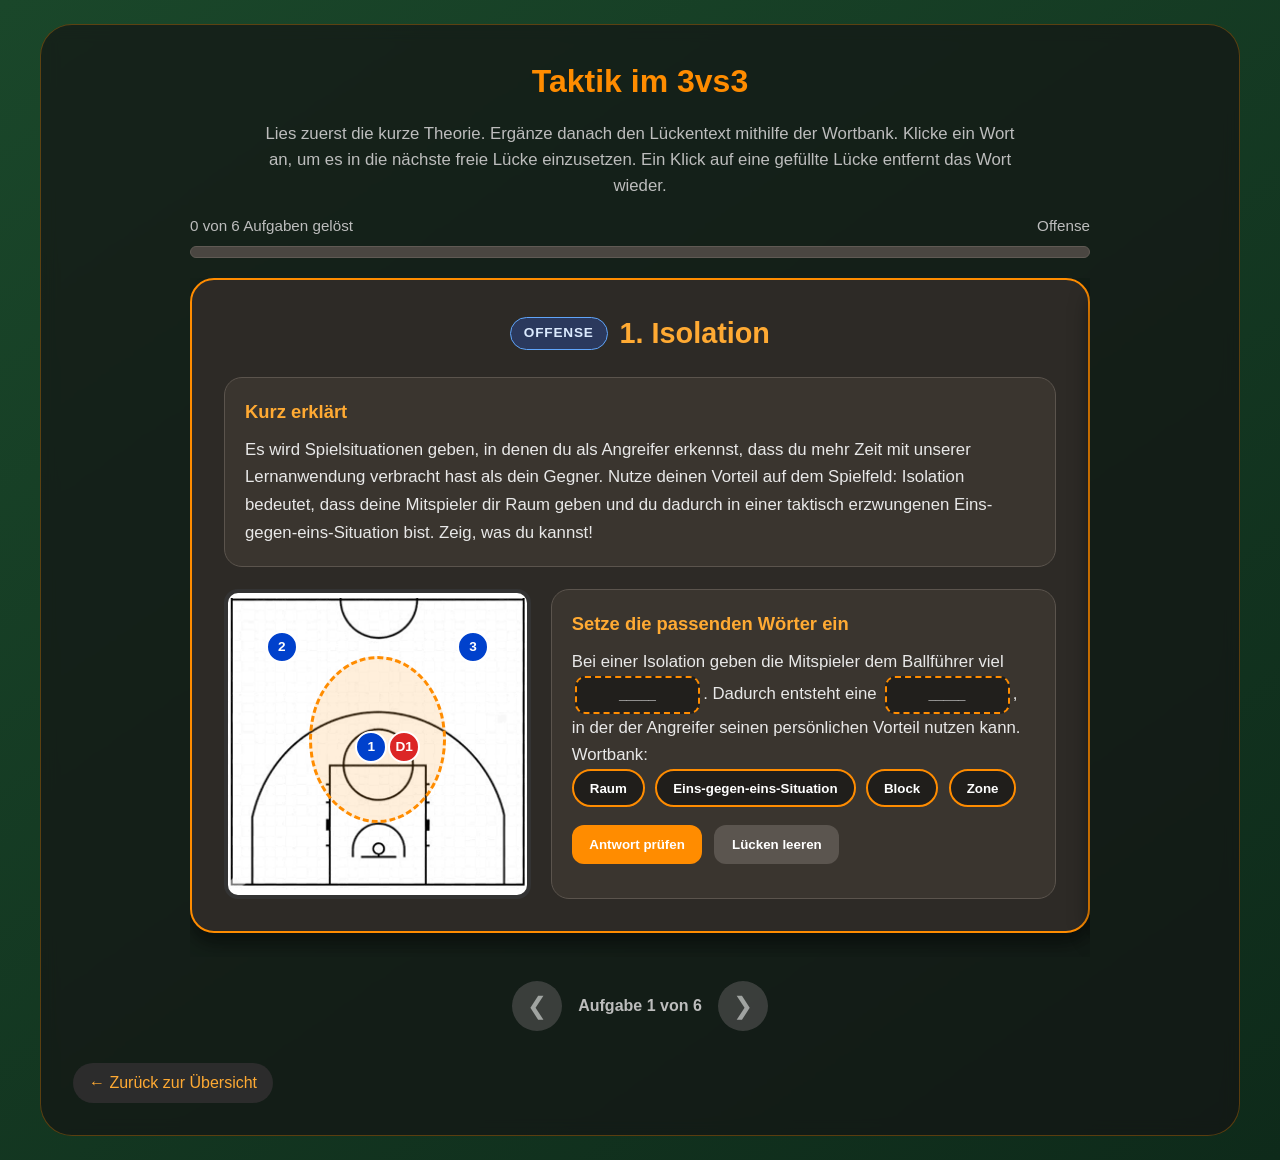
<file: taktik-3vs3.html>
<!DOCTYPE html>
<html lang="de">
<head>
    <meta charset="UTF-8">
    <meta name="viewport" content="width=device-width, initial-scale=1.0">
    <title>Taktik 3vs3 – Basketball Lernapp</title>
    <link rel="stylesheet" href="css/style.css">
    <style>
        :root {
            --orange: #ff8c00;
            --orange-light: #ffaa33;
            --card: #2d2a26;
            --card-soft: #3a352f;
            --text: #e8e8e8;
            --muted: #bdbdbd;
            --green: #22c55e;
            --red: #ef4444;
            --blue: #2563eb;
        }

        * {
            box-sizing: border-box;
        }

        .chapter-header {
            max-width: 900px;
            margin: 0 auto 1rem;
            text-align: center;
        }

        .chapter-header p {
            color: var(--muted);
            font-size: 1.05rem;
            line-height: 1.55;
            margin: 0.5rem auto 0;
            max-width: 760px;
        }

        .progress-wrap {
            max-width: 900px;
            margin: 1rem auto 1.25rem;
        }

        .progress-top {
            display: flex;
            justify-content: space-between;
            gap: 1rem;
            color: var(--muted);
            font-size: 0.95rem;
            margin-bottom: 0.5rem;
        }

        .progress-track {
            height: 12px;
            background: #4a4641;
            border-radius: 999px;
            overflow: hidden;
            border: 1px solid #605a54;
        }

        .progress-bar {
            width: 0;
            height: 100%;
            background: linear-gradient(90deg, var(--orange), var(--orange-light));
            transition: width 0.35s ease;
        }

        .slider-wrapper {
            position: relative;
            max-width: 900px;
            margin: 0 auto;
            overflow: hidden;
        }

        .slides-container {
            display: flex;
            align-items: flex-start;
            transition: transform 0.5s ease-in-out;
        }

        .slide {
            min-width: 100%;
            background: var(--card);
            border-radius: 24px;
            padding: 2rem;
            border: 2px solid var(--orange);
            box-shadow: 0 10px 20px rgba(0, 0, 0, 0.5);
            display: flex;
            flex-direction: column;
            gap: 1.35rem;
        }

        .slide-header {
            display: flex;
            flex-wrap: wrap;
            align-items: center;
            justify-content: center;
            gap: 0.75rem;
            text-align: center;
        }

        .slide h2 {
            color: var(--orange-light);
            font-size: 1.8rem;
            margin: 0;
        }

        .category-badge {
            border-radius: 999px;
            padding: 0.35rem 0.8rem;
            font-weight: 800;
            font-size: 0.85rem;
            letter-spacing: 0.06em;
            text-transform: uppercase;
        }

        .category-badge.offense {
            color: #dbeafe;
            background: rgba(37, 99, 235, 0.28);
            border: 1px solid #60a5fa;
        }

        .category-badge.defense {
            color: #fee2e2;
            background: rgba(220, 38, 38, 0.25);
            border: 1px solid #f87171;
        }

        .theory-card,
        .task-card {
            background: var(--card-soft);
            border-radius: 18px;
            padding: 1.25rem;
            border: 1px solid #5b544d;
        }

        .theory-card h3,
        .task-card h3 {
            color: var(--orange-light);
            margin: 0 0 0.65rem;
            font-size: 1.15rem;
        }

        .theory-card p,
        .task-card p {
            font-size: 1.05rem;
            line-height: 1.65;
            color: var(--text);
            margin: 0;
        }

        .activity-grid {
            display: grid;
            grid-template-columns: minmax(240px, 0.85fr) minmax(0, 1.4fr);
            gap: 1.25rem;
            align-items: stretch;
        }

        .visual-container {
            position: relative;
            width: 100%;
            min-height: 310px;
            background-image: url('assets/HalbesFeld.png');
            background-size: contain;
            background-repeat: no-repeat;
            background-position: center;
            border-radius: 14px;
            background-color: #fff;
            border: 4px solid #333;
            overflow: hidden;
        }

        .player-dot {
            position: absolute;
            width: 32px;
            height: 32px;
            border-radius: 50%;
            color: #fff;
            display: flex;
            justify-content: center;
            align-items: center;
            font-weight: 800;
            font-size: 0.85rem;
            border: 2px solid #fff;
            transform: translate(-50%, -50%);
            z-index: 5;
        }

        .player-dot.blue { background: #0041cc; }
        .player-dot.red { background: #dc2626; }

        .movement-arrow {
            position: absolute;
            height: 5px;
            background: var(--orange);
            transform-origin: left center;
            z-index: 4;
        }

        .movement-arrow::after {
            content: '';
            position: absolute;
            right: -9px;
            top: -7px;
            border: 10px solid transparent;
            border-left-color: var(--orange);
        }

        .space-zone {
            position: absolute;
            border: 3px dashed var(--orange);
            background: rgba(255, 140, 0, 0.14);
            border-radius: 50%;
            z-index: 2;
        }

        .cloze-line {
            font-size: 1.08rem;
            line-height: 2.15;
            color: var(--text);
            margin-top: 0.9rem;
        }

        .blank {
            display: inline-flex;
            min-width: 125px;
            min-height: 38px;
            padding: 0.25rem 0.7rem;
            margin: 0 0.2rem;
            align-items: center;
            justify-content: center;
            border-radius: 10px;
            border: 2px dashed var(--orange);
            background: #211f1c;
            color: #fff;
            font-weight: 800;
            cursor: pointer;
            vertical-align: middle;
            transition: 0.2s;
        }

        .blank:hover {
            background: #34302b;
        }

        .blank.filled {
            border-style: solid;
            background: rgba(255, 140, 0, 0.14);
        }

        .blank.correct {
            border-color: var(--green);
            background: rgba(34, 197, 94, 0.15);
        }

        .blank.incorrect {
            border-color: var(--red);
            background: rgba(239, 68, 68, 0.15);
        }

        .word-bank-title {
            color: var(--muted);
            margin: 1rem 0 0.55rem;
            font-size: 0.95rem;
        }

        .word-bank {
            display: flex;
            flex-wrap: wrap;
            gap: 0.65rem;
        }

        .word-chip {
            border: 2px solid var(--orange);
            background: #201e1b;
            color: #fff;
            border-radius: 999px;
            padding: 0.6rem 1rem;
            font-weight: 750;
            cursor: pointer;
            transition: 0.2s;
        }

        .word-chip:hover:not(:disabled) {
            background: var(--orange);
            transform: translateY(-2px);
        }

        .word-chip:disabled {
            opacity: 0.3;
            cursor: not-allowed;
        }

        .task-actions {
            display: flex;
            flex-wrap: wrap;
            gap: 0.75rem;
            margin-top: 1.1rem;
        }

        .task-btn {
            border: none;
            border-radius: 12px;
            padding: 0.75rem 1.1rem;
            font-weight: 800;
            cursor: pointer;
            transition: 0.2s;
        }

        .check-btn {
            background: var(--orange);
            color: #fff;
        }

        .check-btn:hover { background: var(--orange-light); }

        .reset-btn {
            background: #5b554f;
            color: #fff;
        }

        .reset-btn:hover { background: #6e675f; }

        .feedback {
            display: none;
            margin-top: 0.9rem;
            padding: 0.85rem 1rem;
            border-radius: 12px;
            font-weight: 700;
            line-height: 1.45;
        }

        .feedback.success {
            display: block;
            color: #bbf7d0;
            background: rgba(34, 197, 94, 0.15);
            border: 1px solid var(--green);
        }

        .feedback.error {
            display: block;
            color: #fecaca;
            background: rgba(239, 68, 68, 0.15);
            border: 1px solid var(--red);
        }

        .slider-nav {
            display: flex;
            justify-content: center;
            align-items: center;
            gap: 1rem;
            margin: 1.5rem auto 0;
        }

        .nav-btn-circle {
            background: var(--orange);
            color: white;
            border: none;
            width: 50px;
            height: 50px;
            border-radius: 50%;
            font-size: 1.5rem;
            cursor: pointer;
            display: flex;
            align-items: center;
            justify-content: center;
            transition: 0.2s;
        }

        .nav-btn-circle:hover:not(:disabled) {
            background: var(--orange-light);
            transform: scale(1.1);
        }

        .nav-btn-circle:disabled {
            background: #555;
            cursor: not-allowed;
            opacity: 0.6;
        }

        .slide-counter {
            min-width: 110px;
            text-align: center;
            color: var(--muted);
            font-weight: 700;
        }

        .completion-box {
            display: none;
            max-width: 900px;
            margin: 1.5rem auto 0;
            padding: 1.25rem;
            text-align: center;
            color: #bbf7d0;
            background: rgba(34, 197, 94, 0.12);
            border: 2px solid var(--green);
            border-radius: 18px;
            font-weight: 700;
        }

        .completion-box.show { display: block; }

        @media (max-width: 760px) {
            .slide { padding: 1.25rem; }
            .activity-grid { grid-template-columns: 1fr; }
            .visual-container { min-height: 270px; }
            .blank { min-width: 105px; }
        }
    </style>
</head>
<body>
    <div class="container">
        <div class="chapter-header">
            <h1> Taktik im 3vs3</h1>
            <p>
                Lies zuerst die kurze Theorie. Ergänze danach den Lückentext mithilfe der Wortbank.
                Klicke ein Wort an, um es in die nächste freie Lücke einzusetzen. Ein Klick auf eine gefüllte Lücke entfernt das Wort wieder.
            </p>
        </div>

        <div class="progress-wrap">
            <div class="progress-top">
                <span id="progressText">0 von 6 Aufgaben gelöst</span>
                <span id="sectionText">Offense</span>
            </div>
            <div class="progress-track" aria-label="Lernfortschritt">
                <div class="progress-bar" id="progressBar"></div>
            </div>
        </div>

        <div class="slider-wrapper">
            <div class="slides-container" id="slides">

                <!-- 1. Isolation -->
                <section class="slide" data-category="Offense">
                    <div class="slide-header">
                        <span class="category-badge offense">Offense</span>
                        <h2>1. Isolation</h2>
                    </div>

                    <div class="theory-card">
                        <h3>Kurz erklärt</h3>
                        <p>
                            Es wird Spielsituationen geben, in denen du als Angreifer erkennst, dass du mehr Zeit mit unserer Lernanwendung verbracht hast als dein Gegner. Nutze deinen Vorteil auf dem Spielfeld: Isolation bedeutet, dass deine Mitspieler dir Raum geben und du dadurch in einer taktisch erzwungenen Eins-gegen-eins-Situation bist. Zeig, was du kannst!
                        </p>
                    </div>

                    <div class="activity-grid">
                        <div class="visual-container" aria-label="Isolation mit viel freiem Raum">
                            <div class="space-zone" style="top: 21%; left: 27%; width: 46%; height: 55%;"></div>
                            <div class="player-dot blue" style="top: 51%; left: 48%;">1</div>
                            <div class="player-dot red" style="top: 51%; left: 59%;">D1</div>
                            <div class="player-dot blue" style="top: 18%; left: 18%;">2</div>
                            <div class="player-dot blue" style="top: 18%; left: 82%;">3</div>
                        </div>

                        <div class="task-card">
                            <h3>Setze die passenden Wörter ein</h3>
                            <p class="cloze-line">
                                Bei einer Isolation geben die Mitspieler dem Ballführer viel
                                <button class="blank" type="button" data-answer="Raum">_____</button>.
                                Dadurch entsteht eine
                                <button class="blank" type="button" data-answer="Eins-gegen-eins-Situation">_____</button>,
                                in der der Angreifer seinen persönlichen Vorteil nutzen kann.
                            </p>
                            <p class="word-bank-title">Wortbank:</p>
                            <div class="word-bank">
                                <button class="word-chip" type="button" data-word="Raum">Raum</button>
                                <button class="word-chip" type="button" data-word="Eins-gegen-eins-Situation">Eins-gegen-eins-Situation</button>
                                <button class="word-chip" type="button" data-word="Block">Block</button>
                                <button class="word-chip" type="button" data-word="Zone">Zone</button>
                            </div>
                            <div class="task-actions">
                                <button class="task-btn check-btn" type="button">Antwort prüfen</button>
                                <button class="task-btn reset-btn" type="button">Lücken leeren</button>
                            </div>
                            <div class="feedback" aria-live="polite"></div>
                        </div>
                    </div>
                </section>

                <!-- 2. Cuts -->
                <section class="slide" data-category="Offense">
                    <div class="slide-header">
                        <span class="category-badge offense">Offense</span>
                        <h2>2. Cuts</h2>
                    </div>

                    <div class="theory-card">
                        <h3>Kurz erklärt</h3>
                        <p>
                            Als Angreifer solltest du am besten nicht nur herumstehen. Erkenne bestimmte Lücken und freie Zonen in der Verteidigung deines Gegners und sprinte auf kontrollierten Laufwegen durch die Abwehr, um dich freizulaufen. Ein guter Cut erfolgt schnell, überraschend und im richtigen Moment, damit du anspielbar wirst, Punkte erzielen kannst oder die Verteidiger verwirrst.
                        </p>
                    </div>

                    <div class="activity-grid">
                        <div class="visual-container" aria-label="Schneller Cut zum Korb">
                            <div class="player-dot blue" style="top: 28%; left: 24%;">2</div>
                            <div class="player-dot red" style="top: 32%; left: 36%;">D2</div>
                            <div class="movement-arrow" style="top: 29%; left: 27%; width: 48%; transform: rotate(57deg);"></div>
                            <div class="player-dot blue" style="top: 22%; left: 73%;">1</div>
                        </div>

                        <div class="task-card">
                            <h3>Setze die passenden Wörter ein</h3>
                            <p class="cloze-line">
                                Ein Cut ist ein kontrollierter
                                <button class="blank" type="button" data-answer="Laufweg">_____</button>
                                ohne Ball. Er sollte schnell und
                                <button class="blank" type="button" data-answer="überraschend">_____</button>
                                erfolgen, damit der Spieler frei und anspielbar wird.
                            </p>
                            <p class="word-bank-title">Wortbank:</p>
                            <div class="word-bank">
                                <button class="word-chip" type="button" data-word="Laufweg">Laufweg</button>
                                <button class="word-chip" type="button" data-word="überraschend">überraschend</button>
                                <button class="word-chip" type="button" data-word="Freiwurf">Freiwurf</button>
                                <button class="word-chip" type="button" data-word="langsam">langsam</button>
                            </div>
                            <div class="task-actions">
                                <button class="task-btn check-btn" type="button">Antwort prüfen</button>
                                <button class="task-btn reset-btn" type="button">Lücken leeren</button>
                            </div>
                            <div class="feedback" aria-live="polite"></div>
                        </div>
                    </div>
                </section>

                <!-- 3. Pässe -->
                <section class="slide" data-category="Offense">
                    <div class="slide-header">
                        <span class="category-badge offense">Offense</span>
                        <h2>3. Pässe</h2>
                    </div>

                    <div class="theory-card">
                        <h3>Kurz erklärt</h3>
                        <p>
                            Egal ob Brustpass mit Druck, Bodenpass mit Präzision oder ein kreativer, scharfer Pass aus der eigenen Hälfte: Pässe und schnelle Ballbewegungen sind essenziell, um die Verteidigung zu verwirren und Lücken entstehen zu lassen. Spiele aufmerksam und bleib nach deinem Pass niemals still stehen.
                        </p>
                    </div>

                    <div class="activity-grid">
                        <div class="visual-container" aria-label="Schnelle Ballbewegung zwischen drei Spielern">
                            <div class="player-dot blue" style="top: 25%; left: 23%;">1</div>
                            <div class="player-dot blue" style="top: 25%; left: 76%;">2</div>
                            <div class="player-dot blue" style="top: 70%; left: 50%;">3</div>
                            <div class="movement-arrow" style="top: 25%; left: 27%; width: 43%; transform: rotate(0deg);"></div>
                            <div class="movement-arrow" style="top: 29%; left: 73%; width: 42%; transform: rotate(126deg);"></div>
                        </div>

                        <div class="task-card">
                            <h3>Setze die passenden Wörter ein</h3>
                            <p class="cloze-line">
                                Schnelle Ballbewegungen können die Verteidigung
                                <button class="blank" type="button" data-answer="verwirren">_____</button>
                                und freie Räume erzeugen. Nach einem Pass sollte der Spieler nicht
                                <button class="blank" type="button" data-answer="stehen bleiben">_____</button>,
                                sondern eine neue Position suchen.
                            </p>
                            <p class="word-bank-title">Wortbank:</p>
                            <div class="word-bank">
                                <button class="word-chip" type="button" data-word="verwirren">verwirren</button>
                                <button class="word-chip" type="button" data-word="stehen bleiben">stehen bleiben</button>
                                <button class="word-chip" type="button" data-word="foulen">foulen</button>
                                <button class="word-chip" type="button" data-word="verlangsamen">verlangsamen</button>
                            </div>
                            <div class="task-actions">
                                <button class="task-btn check-btn" type="button">Antwort prüfen</button>
                                <button class="task-btn reset-btn" type="button">Lücken leeren</button>
                            </div>
                            <div class="feedback" aria-live="polite"></div>
                        </div>
                    </div>
                </section>

                <!-- 4. Mann-Deckung -->
                <section class="slide" data-category="Defense">
                    <div class="slide-header">
                        <span class="category-badge defense">Defense</span>
                        <h2>4. Mann-Deckung</h2>
                    </div>

                    <div class="theory-card">
                        <h3>Kurz erklärt</h3>
                        <p>
                            Die einfachste Verteidigungsform ist die Mann-Deckung: Jeder Verteidiger bekommt einen Angreifer zugeordnet und behält ihn ständig im Auge. Bleib an ihm, kleb an ihm und lass dich von keinem Block oder keiner Ablenkung von ihm abbringen. Halte dabei Abstand, bleib seitlich beweglich und vermeide unnötige Fouls.
                        </p>
                    </div>

                    <div class="activity-grid">
                        <div class="visual-container" aria-label="Drei Verteidiger decken jeweils einen Angreifer">
                            <div class="player-dot blue" style="top: 22%; left: 25%;">1</div>
                            <div class="player-dot red" style="top: 29%; left: 31%;">D1</div>
                            <div class="player-dot blue" style="top: 22%; left: 74%;">2</div>
                            <div class="player-dot red" style="top: 29%; left: 68%;">D2</div>
                            <div class="player-dot blue" style="top: 67%; left: 50%;">3</div>
                            <div class="player-dot red" style="top: 59%; left: 50%;">D3</div>
                        </div>

                        <div class="task-card">
                            <h3>Setze die passenden Wörter ein</h3>
                            <p class="cloze-line">
                                Bei der Mann-Deckung ist jedem Verteidiger ein bestimmter
                                <button class="blank" type="button" data-answer="Angreifer">_____</button>
                                zugeordnet. Der Verteidiger bleibt seitlich beweglich, hält angemessenen
                                <button class="blank" type="button" data-answer="Abstand">_____</button>
                                und vermeidet Fouls.
                            </p>
                            <p class="word-bank-title">Wortbank:</p>
                            <div class="word-bank">
                                <button class="word-chip" type="button" data-word="Angreifer">Angreifer</button>
                                <button class="word-chip" type="button" data-word="Abstand">Abstand</button>
                                <button class="word-chip" type="button" data-word="Korb">Korb</button>
                                <button class="word-chip" type="button" data-word="Ballbesitz">Ballbesitz</button>
                            </div>
                            <div class="task-actions">
                                <button class="task-btn check-btn" type="button">Antwort prüfen</button>
                                <button class="task-btn reset-btn" type="button">Lücken leeren</button>
                            </div>
                            <div class="feedback" aria-live="polite"></div>
                        </div>
                    </div>
                </section>

                <!-- 5. Close-out -->
                <section class="slide" data-category="Defense">
                    <div class="slide-header">
                        <span class="category-badge defense">Defense</span>
                        <h2>5. Close-out</h2>
                    </div>

                    <div class="theory-card">
                        <h3>Kurz erklärt</h3>
                        <p>
                            Wenn der Gegner zum Wurf oder Lay-up ansetzt, geht es in der Defense darum, den Abschluss so gut wie möglich zu erschweren. Laufe kontrolliert heran, strecke einen Arm nach oben und verhindere die Punkte ohne Foul. Dein Ziel ist Druck auf den Werfer mit möglichst wenig Körperkontakt.
                        </p>
                    </div>

                    <div class="activity-grid">
                        <div class="visual-container" aria-label="Verteidiger läuft kontrolliert zum Werfer">
                            <div class="player-dot blue" style="top: 25%; left: 28%;">1</div>
                            <div class="player-dot red" style="top: 63%; left: 55%;">D1</div>
                            <div class="movement-arrow" style="top: 60%; left: 53%; width: 42%; transform: rotate(-135deg);"></div>
                        </div>

                        <div class="task-card">
                            <h3>Setze die passenden Wörter ein</h3>
                            <p class="cloze-line">
                                Beim Close-out läuft der Verteidiger
                                <button class="blank" type="button" data-answer="kontrolliert">_____</button>
                                zum Werfer und streckt einen Arm nach oben. Er erzeugt Druck, sollte dabei aber möglichst wenig
                                <button class="blank" type="button" data-answer="Körperkontakt">_____</button>
                                verursachen.
                            </p>
                            <p class="word-bank-title">Wortbank:</p>
                            <div class="word-bank">
                                <button class="word-chip" type="button" data-word="kontrolliert">kontrolliert</button>
                                <button class="word-chip" type="button" data-word="Körperkontakt">Körperkontakt</button>
                                <button class="word-chip" type="button" data-word="rückwärts">rückwärts</button>
                                <button class="word-chip" type="button" data-word="Ballbesitz">Ballbesitz</button>
                            </div>
                            <div class="task-actions">
                                <button class="task-btn check-btn" type="button">Antwort prüfen</button>
                                <button class="task-btn reset-btn" type="button">Lücken leeren</button>
                            </div>
                            <div class="feedback" aria-live="polite"></div>
                        </div>
                    </div>
                </section>

                <!-- 6. Box-out -->
                <section class="slide" data-category="Defense">
                    <div class="slide-header">
                        <span class="category-badge defense">Defense</span>
                        <h2>6. Box-out</h2>
                    </div>

                    <div class="theory-card">
                        <h3>Kurz erklärt</h3>
                        <p>
                            Verfehlt der Gegner den Korb, stellst du dich mit regelkonformem Körpereinsatz zwischen ihn und den Ball. Dränge ihn wie eine Mauer vom Korb weg, halte deine Position und fange den Ball anschließend sicher mit beiden Händen. Herzlichen Glückwunsch: Dein erster Rebound mithilfe eines erfolgreichen Box-outs ist geschafft!
                        </p>
                    </div>

                    <div class="activity-grid">
                        <div class="visual-container" aria-label="Verteidiger positioniert sich zwischen Gegner und Korb">
                            <div class="player-dot blue" style="top: 63%; left: 50%;">1</div>
                            <div class="player-dot red" style="top: 72%; left: 50%;">D1</div>
                            <div class="space-zone" style="top: 52%; left: 37%; width: 26%; height: 19%;"></div>
                        </div>

                        <div class="task-card">
                            <h3>Setze die passenden Wörter ein</h3>
                            <p class="cloze-line">
                                Beim Box-out stellt sich der Verteidiger zwischen den Gegner und den
                                <button class="blank" type="button" data-answer="Ball">_____</button>.
                                Er hält seine Position und sichert den anschließenden
                                <button class="blank" type="button" data-answer="Rebound">_____</button>
                                möglichst mit beiden Händen.
                            </p>
                            <p class="word-bank-title">Wortbank:</p>
                            <div class="word-bank">
                                <button class="word-chip" type="button" data-word="Ball">Ball</button>
                                <button class="word-chip" type="button" data-word="Rebound">Rebound</button>
                                <button class="word-chip" type="button" data-word="Passweg">Passweg</button>
                                <button class="word-chip" type="button" data-word="Freiwurf">Freiwurf</button>
                            </div>
                            <div class="task-actions">
                                <button class="task-btn check-btn" type="button">Antwort prüfen</button>
                                <button class="task-btn reset-btn" type="button">Lücken leeren</button>
                            </div>
                            <div class="feedback" aria-live="polite"></div>
                        </div>
                    </div>
                </section>
            </div>
        </div>

        <div class="slider-nav">
            <button class="nav-btn-circle" id="prevBtn" type="button" disabled aria-label="Vorherige Aufgabe">❮</button>
            <span class="slide-counter" id="slideCounter">Aufgabe 1 von 6</span>
            <button class="nav-btn-circle" id="nextBtn" type="button" disabled aria-label="Nächste Aufgabe">❯</button>
        </div>

        <div class="completion-box" id="completionBox">
            Stark! Du hast alle sechs Taktiken im 3vs3 bearbeitet und kannst jetzt mit dem nächsten Lernbereich weitermachen.
        </div>

        <a href="index.html" class="back-link">← Zurück zur Übersicht</a>
    </div>

    <script>
        const slides = document.getElementById('slides');
        const slideElements = Array.from(document.querySelectorAll('.slide'));
        const prevBtn = document.getElementById('prevBtn');
        const nextBtn = document.getElementById('nextBtn');
        const progressBar = document.getElementById('progressBar');
        const progressText = document.getElementById('progressText');
        const sectionText = document.getElementById('sectionText');
        const slideCounter = document.getElementById('slideCounter');
        const completionBox = document.getElementById('completionBox');

        let currentIndex = 0;
        const solvedSlides = new Set();

        function currentSlide() {
            return slideElements[currentIndex];
        }

        function updateInterface() {
            slides.style.transform = `translateX(-${currentIndex * 100}%)`;
            prevBtn.disabled = currentIndex === 0;
            nextBtn.disabled = !solvedSlides.has(currentIndex) || currentIndex === slideElements.length - 1;

            slideCounter.textContent = `Aufgabe ${currentIndex + 1} von ${slideElements.length}`;
            sectionText.textContent = currentSlide().dataset.category;

            const solvedCount = solvedSlides.size;
            progressText.textContent = `${solvedCount} von ${slideElements.length} Aufgaben gelöst`;
            progressBar.style.width = `${(solvedCount / slideElements.length) * 100}%`;

            completionBox.classList.toggle('show', solvedCount === slideElements.length);
        }

        function findChip(slide, word) {
            return Array.from(slide.querySelectorAll('.word-chip'))
                .find(chip => chip.dataset.word === word && chip.disabled);
        }

        slideElements.forEach((slide, slideIndex) => {
            const blanks = Array.from(slide.querySelectorAll('.blank'));
            const chips = Array.from(slide.querySelectorAll('.word-chip'));
            const checkBtn = slide.querySelector('.check-btn');
            const resetBtn = slide.querySelector('.reset-btn');
            const feedback = slide.querySelector('.feedback');

            chips.forEach(chip => {
                chip.addEventListener('click', () => {
                    const emptyBlank = blanks.find(blank => !blank.dataset.value);
                    if (!emptyBlank) {
                        feedback.className = 'feedback error';
                        feedback.textContent = 'Alle Lücken sind bereits gefüllt. Klicke auf eine Lücke, um ein Wort zu entfernen.';
                        return;
                    }

                    emptyBlank.dataset.value = chip.dataset.word;
                    emptyBlank.textContent = chip.dataset.word;
                    emptyBlank.classList.add('filled');
                    emptyBlank.classList.remove('correct', 'incorrect');
                    chip.disabled = true;
                    feedback.className = 'feedback';
                    feedback.textContent = '';
                });
            });

            blanks.forEach(blank => {
                blank.addEventListener('click', () => {
                    const word = blank.dataset.value;
                    if (!word) return;

                    const chip = findChip(slide, word);
                    if (chip) chip.disabled = false;

                    blank.dataset.value = '';
                    blank.textContent = '_____';
                    blank.classList.remove('filled', 'correct', 'incorrect');
                    feedback.className = 'feedback';
                    feedback.textContent = '';
                });
            });

            checkBtn.addEventListener('click', () => {
                const allFilled = blanks.every(blank => blank.dataset.value);

                if (!allFilled) {
                    feedback.className = 'feedback error';
                    feedback.textContent = 'Fülle zuerst alle Lücken aus.';
                    return;
                }

                let allCorrect = true;
                blanks.forEach(blank => {
                    const isCorrect = blank.dataset.value === blank.dataset.answer;
                    blank.classList.toggle('correct', isCorrect);
                    blank.classList.toggle('incorrect', !isCorrect);
                    if (!isCorrect) allCorrect = false;
                });

                if (allCorrect) {
                    solvedSlides.add(slideIndex);
                    feedback.className = 'feedback success';
                    feedback.textContent = slideIndex === slideElements.length - 1
                        ? 'Richtig! Du hast damit alle Taktik-Aufgaben im 3vs3 gelöst.'
                        : 'Richtig! Die Kernaussage der Taktik wurde korrekt ergänzt. Du kannst weitergehen.';
                } else {
                    feedback.className = 'feedback error';
                    feedback.textContent = 'Noch nicht ganz richtig. Entferne die rot markierten Wörter und versuche es erneut.';
                }

                updateInterface();
            });

            resetBtn.addEventListener('click', () => {
                blanks.forEach(blank => {
                    blank.dataset.value = '';
                    blank.textContent = '_____';
                    blank.classList.remove('filled', 'correct', 'incorrect');
                });

                chips.forEach(chip => {
                    chip.disabled = false;
                });

                feedback.className = 'feedback';
                feedback.textContent = '';

                if (!solvedSlides.has(slideIndex)) {
                    updateInterface();
                }
            });
        });

        nextBtn.addEventListener('click', () => {
            if (currentIndex < slideElements.length - 1 && solvedSlides.has(currentIndex)) {
                currentIndex++;
                updateInterface();
            }
        });

        prevBtn.addEventListener('click', () => {
            if (currentIndex > 0) {
                currentIndex--;
                updateInterface();
            }
        });

        updateInterface();
    </script>
</body>
</html>
</file>
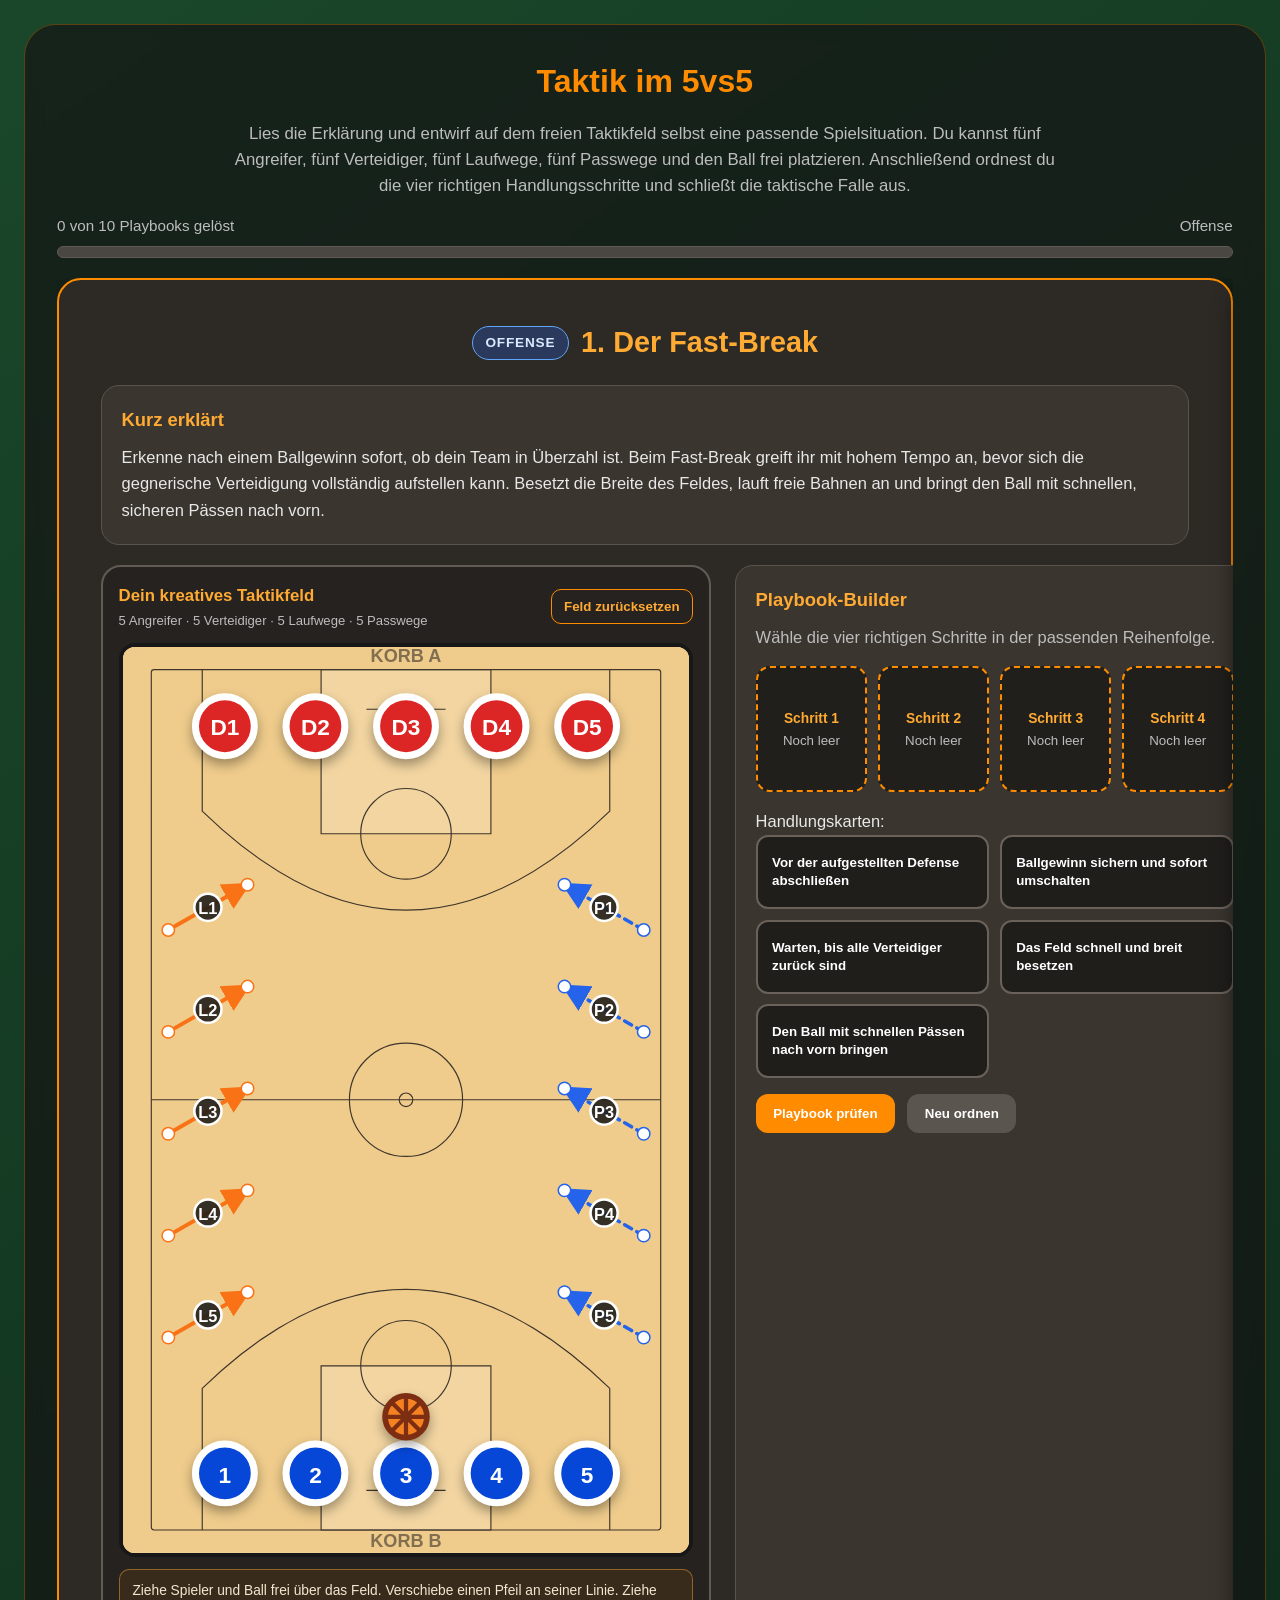
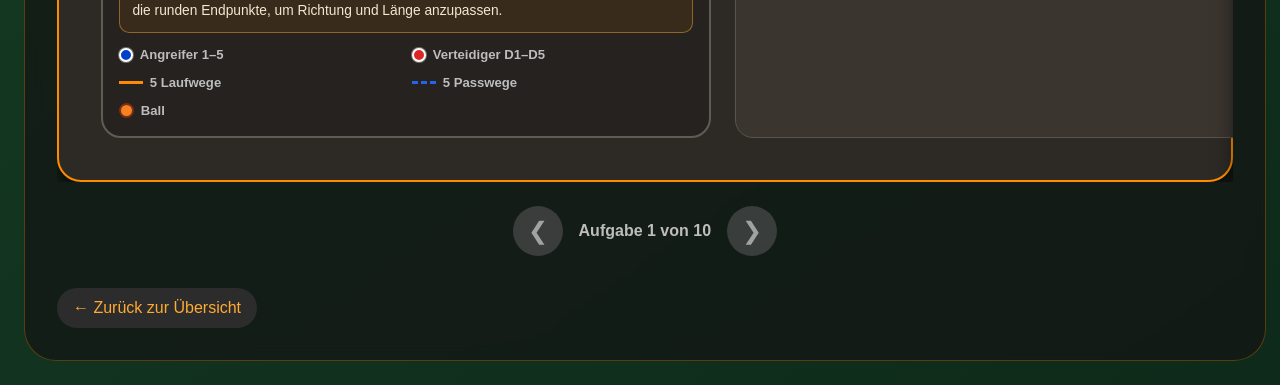
<file: taktik-5vs5.html>
<!DOCTYPE html>

<html lang="de">
<head>
<meta charset="utf-8"/>
<meta content="width=device-width, initial-scale=1.0" name="viewport"/>
<title>Taktik 5vs5 – Playbook-Builder | Basketball Lernapp</title>
<link href="css/style.css" rel="stylesheet"/>
<style>
        :root {
            --orange: #ff8c00;
            --orange-light: #ffaa33;
            --card: #2d2a26;
            --card-soft: #3a352f;
            --text: #e8e8e8;
            --muted: #bdbdbd;
            --green: #22c55e;
            --red: #ef4444;
            --blue: #2563eb;
            --purple: #8b5cf6;
        }

        * { box-sizing: border-box; }

        .chapter-header {
            max-width: 1220px;
            margin: 0 auto 1rem;
            text-align: center;
        }

        .chapter-header p {
            color: var(--muted);
            font-size: 1.05rem;
            line-height: 1.55;
            margin: 0.5rem auto 0;
            max-width: 820px;
        }

        .progress-wrap {
            max-width: 1220px;
            margin: 1rem auto 1.25rem;
        }

        .progress-top {
            display: flex;
            justify-content: space-between;
            gap: 1rem;
            color: var(--muted);
            font-size: 0.95rem;
            margin-bottom: 0.5rem;
        }

        .progress-track {
            height: 12px;
            background: #4a4641;
            border-radius: 999px;
            overflow: hidden;
            border: 1px solid #605a54;
        }

        .progress-bar {
            width: 0;
            height: 100%;
            background: linear-gradient(90deg, var(--orange), var(--orange-light));
            transition: width 0.35s ease;
        }

        .slider-wrapper {
            position: relative;
            max-width: 1220px;
            margin: 0 auto;
            overflow: hidden;
        }

        .slides-container {
            display: flex;
            align-items: flex-start;
            transition: transform 0.5s ease-in-out;
        }

        .slide {
            min-width: 100%;
            background: var(--card);
            border-radius: 24px;
            padding: 2.35rem;
            border: 2px solid var(--orange);
            box-shadow: 0 10px 20px rgba(0, 0, 0, 0.5);
            display: flex;
            flex-direction: column;
            gap: 1.25rem;
        }

        .slide-header {
            display: flex;
            flex-wrap: wrap;
            align-items: center;
            justify-content: center;
            gap: 0.75rem;
            text-align: center;
        }

        .slide h2 {
            color: var(--orange-light);
            font-size: 1.8rem;
            margin: 0;
        }

        .category-badge {
            border-radius: 999px;
            padding: 0.35rem 0.8rem;
            font-weight: 800;
            font-size: 0.85rem;
            letter-spacing: 0.06em;
            text-transform: uppercase;
        }

        .category-badge.offense {
            color: #dbeafe;
            background: rgba(37, 99, 235, 0.28);
            border: 1px solid #60a5fa;
        }

        .category-badge.defense {
            color: #fee2e2;
            background: rgba(220, 38, 38, 0.25);
            border: 1px solid #f87171;
        }

        .category-badge.teamplay {
            color: #ede9fe;
            background: rgba(139, 92, 246, 0.25);
            border: 1px solid #a78bfa;
        }

        .theory-card,
        .task-card {
            background: var(--card-soft);
            border-radius: 18px;
            padding: 1.25rem;
            border: 1px solid #5b544d;
        }

        .theory-card h3,
        .task-card h3 {
            color: var(--orange-light);
            margin: 0 0 0.65rem;
            font-size: 1.15rem;
        }

        .theory-card p,
        .task-card p {
            font-size: 1.03rem;
            line-height: 1.62;
            color: var(--text);
            margin: 0;
        }

        .activity-grid {
            display: grid;
            grid-template-columns: minmax(400px, 0.95fr) minmax(560px, 1.25fr);
            gap: 1.25rem;
            align-items: stretch;
        }

        .visual-container {
            width: 100%;
            max-width: 470px;
            margin: 0 auto;
            background: #f8fafc;
            border-radius: 18px;
            border: 4px solid #333;
            overflow: hidden;
            align-self: start;
        }

        .court-diagram {
            display: block;
            width: 100%;
            height: auto;
            aspect-ratio: 5 / 9;
            background: #ffffff;
        }

        .court-diagram image {
            pointer-events: none;
        }

        .svg-player circle {
            stroke: #ffffff;
            stroke-width: 1.4;
        }

        .svg-player.offense circle { fill: #0041cc; }
        .svg-player.defense circle { fill: #dc2626; }
        .svg-player.ball-handler circle {
            stroke: #f59e0b;
            stroke-width: 3;
        }

        .svg-player text {
            fill: #ffffff;
            font-size: 4.1px;
            font-family: Arial, sans-serif;
            font-weight: 800;
            text-anchor: middle;
            pointer-events: none;
        }

        .svg-move,
        .svg-pass {
            fill: none;
            stroke-linecap: round;
            stroke-linejoin: round;
        }

        .svg-move {
            stroke: var(--orange);
            stroke-width: 2.2;
        }

        .svg-pass {
            stroke: #2563eb;
            stroke-width: 1.8;
            stroke-dasharray: 4 3;
        }

        .svg-zone {
            fill: rgba(255, 140, 0, 0.12);
            stroke: var(--orange);
            stroke-width: 1.2;
            stroke-dasharray: 4 3;
        }

        .speech {
            fill: #ffffff;
            stroke: var(--orange);
            stroke-width: 1.1;
        }

        .speech-text {
            fill: #1f2937;
            font-family: Arial, sans-serif;
            font-size: 4px;
            font-weight: 800;
            text-anchor: middle;
        }

        .loose-ball circle {
            fill: #f59e0b;
            stroke: #7c2d12;
            stroke-width: 1;
        }

        .loose-ball path {
            stroke: #7c2d12;
            stroke-width: 0.8;
        }

        .diagram-legend {
            display: grid;
            grid-template-columns: repeat(2, minmax(0, 1fr));
            gap: 0.45rem 0.8rem;
            padding: 0.75rem 0.9rem;
            color: #292524;
            background: #f3f4f6;
            border-top: 2px solid #d6d3d1;
            font-size: 0.82rem;
            font-weight: 700;
        }

        .diagram-legend span {
            display: flex;
            align-items: center;
            gap: 0.45rem;
        }

        .legend-dot {
            width: 14px;
            height: 14px;
            border-radius: 50%;
            border: 2px solid #ffffff;
            box-shadow: 0 0 0 1px #78716c;
            flex: 0 0 auto;
        }

        .legend-dot.offense { background: #0041cc; }
        .legend-dot.defense { background: #dc2626; }

        .legend-line {
            position: relative;
            width: 24px;
            height: 0;
            flex: 0 0 auto;
        }

        .legend-line.move { border-top: 3px solid var(--orange); }
        .legend-line.pass { border-top: 3px dashed #2563eb; }

        .task-intro {
            color: var(--muted) !important;
            margin-bottom: 1rem !important;
        }

        .sequence-board {
            display: grid;
            grid-template-columns: repeat(4, minmax(0, 1fr));
            gap: 0.65rem;
            margin-bottom: 1rem;
        }

        .sequence-slot {
            min-height: 126px;
            border: 2px dashed var(--orange);
            border-radius: 14px;
            background: #211f1c;
            padding: 0.85rem;
            display: flex;
            flex-direction: column;
            align-items: center;
            justify-content: center;
            gap: 0.4rem;
            color: var(--muted);
            text-align: center;
            cursor: pointer;
            transition: 0.2s;
        }

        .sequence-slot strong {
            color: var(--orange-light);
            font-size: 0.86rem;
        }

        .sequence-slot.filled {
            border-style: solid;
            color: #fff;
            background: rgba(255, 140, 0, 0.12);
        }

        .sequence-slot.correct {
            border-color: var(--green);
            background: rgba(34, 197, 94, 0.14);
        }

        .sequence-slot.incorrect {
            border-color: var(--red);
            background: rgba(239, 68, 68, 0.14);
        }

        .choice-title {
            margin: 0 0 0.55rem;
            color: var(--muted);
            font-size: 0.95rem;
        }

        .step-bank {
            display: grid;
            grid-template-columns: repeat(2, minmax(0, 1fr));
            gap: 0.65rem;
        }

        .step-card {
            border: 2px solid #6a625a;
            background: #201e1b;
            color: #fff;
            border-radius: 12px;
            padding: 0.9rem;
            min-height: 74px;
            font-weight: 700;
            line-height: 1.35;
            cursor: pointer;
            transition: 0.2s;
            text-align: left;
        }

        .step-card:hover:not(:disabled) {
            border-color: var(--orange);
            transform: translateY(-2px);
        }

        .step-card.selected {
            opacity: 0.32;
            cursor: not-allowed;
        }

        .step-card:disabled {
            cursor: not-allowed;
        }

        .task-actions {
            display: flex;
            flex-wrap: wrap;
            gap: 0.75rem;
            margin-top: 1rem;
        }

        .task-btn {
            border: none;
            border-radius: 12px;
            padding: 0.75rem 1.1rem;
            font-weight: 800;
            cursor: pointer;
            transition: 0.2s;
        }

        .check-btn {
            background: var(--orange);
            color: #fff;
        }

        .check-btn:hover:not(:disabled) { background: var(--orange-light); }

        .reset-btn {
            background: #5b554f;
            color: #fff;
        }

        .reset-btn:hover:not(:disabled) { background: #6e675f; }

        .task-btn:disabled {
            opacity: 0.45;
            cursor: not-allowed;
        }

        .feedback {
            display: none;
            margin-top: 0.9rem;
            padding: 0.85rem 1rem;
            border-radius: 12px;
            font-weight: 700;
            line-height: 1.45;
        }

        .feedback.success {
            display: block;
            color: #bbf7d0;
            background: rgba(34, 197, 94, 0.15);
            border: 1px solid var(--green);
        }

        .feedback.error {
            display: block;
            color: #fecaca;
            background: rgba(239, 68, 68, 0.15);
            border: 1px solid var(--red);
        }

        .slider-nav {
            display: flex;
            justify-content: center;
            align-items: center;
            gap: 1rem;
            margin: 1.5rem auto 0;
        }

        .nav-btn-circle {
            background: var(--orange);
            color: white;
            border: none;
            width: 50px;
            height: 50px;
            border-radius: 50%;
            font-size: 1.5rem;
            cursor: pointer;
            display: flex;
            align-items: center;
            justify-content: center;
            transition: 0.2s;
        }

        .nav-btn-circle:hover:not(:disabled) {
            background: var(--orange-light);
            transform: scale(1.1);
        }

        .nav-btn-circle:disabled {
            background: #555;
            cursor: not-allowed;
            opacity: 0.6;
        }

        .slide-counter {
            min-width: 120px;
            text-align: center;
            color: var(--muted);
            font-weight: 700;
        }

        .completion-box {
            display: none;
            max-width: 1220px;
            margin: 1.5rem auto 0;
            padding: 1.25rem;
            text-align: center;
            color: #bbf7d0;
            background: rgba(34, 197, 94, 0.12);
            border: 2px solid var(--green);
            border-radius: 18px;
            font-weight: 700;
        }

        .completion-box.show { display: block; }

        @media (max-width: 1080px) {
            .slide { padding: 1.2rem; }
            .activity-grid { grid-template-columns: 1fr; }
            .visual-container { max-width: 440px; }
            .sequence-board { grid-template-columns: repeat(2, minmax(0, 1fr)); }
        }

        @media (max-width: 540px) {
            .step-bank { grid-template-columns: 1fr; }
            .sequence-board { grid-template-columns: 1fr; }
        }
    

        /* ========================================================
           KREATIVES TAKTIKFELD – ersetzt die vorgegebenen Bilder
           ======================================================== */
        body > .container {
            width: min(97vw, 1540px);
            max-width: 1540px !important;
        }

        .chapter-header,
        .progress-wrap,
        .slider-wrapper,
        .completion-box {
            max-width: 1460px;
        }

        .slide {
            padding: 2.6rem;
        }

        .activity-grid {
            grid-template-columns: minmax(610px, 1.14fr) minmax(520px, 0.96fr);
            gap: 1.5rem;
        }

        .visual-container.tactics-editor {
            width: 100%;
            max-width: 680px;
            margin: 0 auto;
            padding: 1rem;
            background: #25221f;
            border: 2px solid #625b54;
            border-radius: 20px;
            overflow: visible;
            align-self: start;
        }

        .board-toolbar {
            display: flex;
            align-items: center;
            justify-content: space-between;
            gap: 1rem;
            margin-bottom: 0.8rem;
        }

        .board-toolbar-text {
            display: flex;
            flex-direction: column;
            gap: 0.18rem;
            color: var(--text);
        }

        .board-toolbar-text strong {
            color: var(--orange-light);
            font-size: 1.05rem;
        }

        .board-toolbar-text span {
            color: var(--muted);
            font-size: 0.82rem;
        }

        .board-reset-btn {
            flex: 0 0 auto;
            border: 1px solid var(--orange);
            border-radius: 10px;
            background: transparent;
            color: var(--orange-light);
            padding: 0.58rem 0.75rem;
            font-weight: 800;
            cursor: pointer;
            transition: 0.2s;
        }

        .board-reset-btn:hover {
            color: #171412;
            background: var(--orange-light);
        }

        .tactics-board-stage {
            width: 100%;
            max-width: 610px;
            margin: 0 auto;
            border-radius: 16px;
            overflow: hidden;
            border: 4px solid #171717;
            background: #f4d49a;
        }

        .creative-court {
            display: block;
            width: 100%;
            height: auto;
            aspect-ratio: 10 / 16;
            touch-action: none;
            user-select: none;
            background: #f4d49a;
        }

        .court-floor { fill: #efcc8c; }
        .court-border,
        .court-line,
        .court-arc {
            fill: none;
            stroke: #3f352b;
            stroke-width: 1.15;
            vector-effect: non-scaling-stroke;
        }

        .court-key {
            fill: rgba(255, 255, 255, 0.18);
            stroke: #3f352b;
            stroke-width: 1.15;
            vector-effect: non-scaling-stroke;
        }

        .court-label {
            fill: rgba(63, 53, 43, 0.62);
            font-size: 3.2px;
            font-family: Arial, sans-serif;
            font-weight: 800;
            text-anchor: middle;
            pointer-events: none;
        }

        .board-piece,
        .route-line,
        .route-handle {
            cursor: grab;
        }

        .board-piece:active,
        .route-line:active,
        .route-handle:active {
            cursor: grabbing;
        }

        .board-piece circle.player-main {
            stroke: #ffffff;
            stroke-width: 1.25;
            filter: drop-shadow(0 1px 1px rgba(0, 0, 0, 0.35));
        }

        .board-piece.offense circle.player-main { fill: #0647d8; }
        .board-piece.defense circle.player-main { fill: #dc2626; }

        .board-piece text {
            fill: #ffffff;
            font-size: 4px;
            font-family: Arial, sans-serif;
            font-weight: 900;
            text-anchor: middle;
            dominant-baseline: central;
            pointer-events: none;
        }

        .board-ball .ball-main {
            fill: #f58220;
            stroke: #7c2d12;
            stroke-width: 1;
            filter: drop-shadow(0 1px 1px rgba(0, 0, 0, 0.35));
        }

        .board-ball path {
            fill: none;
            stroke: #7c2d12;
            stroke-width: 0.75;
            pointer-events: none;
        }

        .route-line {
            fill: none;
            stroke-linecap: round;
            stroke-linejoin: round;
            vector-effect: non-scaling-stroke;
        }

        .route.move .route-line {
            stroke: #f97316;
            stroke-width: 4;
        }

        .route.pass .route-line {
            stroke: #2563eb;
            stroke-width: 3.5;
            stroke-dasharray: 8 6;
        }

        .route-handle {
            fill: #ffffff;
            stroke-width: 1.5;
            vector-effect: non-scaling-stroke;
        }

        .route.move .route-handle { stroke: #f97316; }
        .route.pass .route-handle { stroke: #2563eb; }

        .route-label-bg {
            fill: rgba(32, 30, 27, 0.9);
            stroke: #ffffff;
            stroke-width: 0.45;
            pointer-events: none;
        }

        .route-label {
            fill: #ffffff;
            font-size: 2.9px;
            font-family: Arial, sans-serif;
            font-weight: 900;
            text-anchor: middle;
            dominant-baseline: central;
            pointer-events: none;
        }

        .board-help {
            margin-top: 0.75rem;
            padding: 0.7rem 0.8rem;
            border-radius: 10px;
            color: #f5e7cf;
            background: rgba(255, 140, 0, 0.09);
            border: 1px solid rgba(255, 170, 51, 0.45);
            font-size: 0.86rem;
            line-height: 1.45;
        }

        .creative-board-legend {
            display: grid;
            grid-template-columns: repeat(2, minmax(0, 1fr));
            gap: 0.5rem 0.75rem;
            margin-top: 0.75rem;
            color: var(--muted);
            font-size: 0.82rem;
            font-weight: 700;
        }

        .creative-board-legend span {
            display: flex;
            align-items: center;
            gap: 0.45rem;
        }

        .legend-ball {
            width: 15px;
            height: 15px;
            border-radius: 50%;
            background: #f58220;
            border: 2px solid #7c2d12;
            flex: 0 0 auto;
        }

        @media (max-width: 1180px) {
            .activity-grid { grid-template-columns: 1fr; }
            .visual-container.tactics-editor { max-width: 650px; }
        }

        @media (max-width: 640px) {
            .slide { padding: 1rem; }
            .board-toolbar { align-items: flex-start; flex-direction: column; }
            .board-reset-btn { width: 100%; }
            .creative-board-legend { grid-template-columns: 1fr; }
        }
</style>
</head>
<body>
<div class="container">
<div class="chapter-header">
<h1> Taktik im 5vs5</h1>
<p>Lies die Erklärung und entwirf auf dem freien Taktikfeld selbst eine passende Spielsituation. Du kannst fünf Angreifer, fünf Verteidiger, fünf Laufwege, fünf Passwege und den Ball frei platzieren. Anschließend ordnest du die vier richtigen Handlungsschritte und schließt die taktische Falle aus.</p>
</div>
<div class="progress-wrap">
<div class="progress-top">
<span id="progressText">0 von 10 Playbooks gelöst</span>
<span id="sectionText">Offense</span>
</div>
<div aria-label="Lernfortschritt" class="progress-track">
<div class="progress-bar" id="progressBar"></div>
</div>
</div>
<div class="slider-wrapper">
<div class="slides-container" id="slides">
<!-- 1. Fast-Break -->
<section class="slide" data-answer="ballgewinn,breite,pass,abschluss" data-category="Offense">
<div class="slide-header">
<span class="category-badge offense">Offense</span>
<h2>1. Der Fast-Break</h2>
</div>
<div class="theory-card">
<h3>Kurz erklärt</h3>
<p>Erkenne nach einem Ballgewinn sofort, ob dein Team in Überzahl ist. Beim Fast-Break greift ihr mit hohem Tempo an, bevor sich die gegnerische Verteidigung vollständig aufstellen kann. Besetzt die Breite des Feldes, lauft freie Bahnen an und bringt den Ball mit schnellen, sicheren Pässen nach vorn.</p>
</div>
<div class="activity-grid">
<div aria-label="Kreatives Taktikfeld für 1. Der Fast-Break" class="visual-container tactics-editor" data-board-number="1"><div class="board-toolbar"><div class="board-toolbar-text"><strong>Dein kreatives Taktikfeld</strong><span>5 Angreifer · 5 Verteidiger · 5 Laufwege · 5 Passwege</span></div><button class="board-reset-btn" type="button">Feld zurücksetzen</button></div><div class="tactics-board-stage"></div><div class="board-help">Ziehe Spieler und Ball frei über das Feld. Verschiebe einen Pfeil an seiner Linie. Ziehe die runden Endpunkte, um Richtung und Länge anzupassen.</div><div class="creative-board-legend">
<span><i class="legend-dot offense"></i>Angreifer 1–5</span>
<span><i class="legend-dot defense"></i>Verteidiger D1–D5</span>
<span><i class="legend-line move"></i>5 Laufwege</span>
<span><i class="legend-line pass"></i>5 Passwege</span>
<span><i class="legend-ball"></i>Ball</span>
</div></div>
<div class="task-card">
<h3>Playbook-Builder</h3>
<p class="task-intro">Wähle die vier richtigen Schritte in der passenden Reihenfolge.</p>
<div class="sequence-board"></div>
<p class="choice-title">Handlungskarten:</p>
<div class="step-bank">
<button class="step-card" data-id="abschluss" type="button">Vor der aufgestellten Defense abschließen</button>
<button class="step-card" data-id="ballgewinn" type="button">Ballgewinn sichern und sofort umschalten</button>
<button class="step-card" data-id="abwarten" type="button">Warten, bis alle Verteidiger zurück sind</button>
<button class="step-card" data-id="breite" type="button">Das Feld schnell und breit besetzen</button>
<button class="step-card" data-id="pass" type="button">Den Ball mit schnellen Pässen nach vorn bringen</button>
</div>
<div class="task-actions"><button class="task-btn check-btn" type="button">Playbook prüfen</button><button class="task-btn reset-btn" type="button">Neu ordnen</button></div>
<div aria-live="polite" class="feedback"></div>
</div>
</div>
</section>
<!-- 2. Pick and Roll -->
<section class="slide" data-answer="block,nutzen,rollen,entscheiden" data-category="Offense">
<div class="slide-header"><span class="category-badge offense">Offense</span><h2>2. Pick and Roll</h2></div>
<div class="theory-card"><h3>Kurz erklärt</h3><p>Beim Pick and Roll stellt ein Mitspieler einen festen, regelkonformen Block am Verteidiger des Ballhandlers. Der Ballhandler läuft eng am Block vorbei und nutzt den entstandenen Raum. Anschließend rollt der Blocksteller zum Korb. Je nach Reaktion der Defense entsteht ein Drive, ein Wurf oder ein Pass zum abrollenden Spieler.</p></div>
<div class="activity-grid">
<div aria-label="Kreatives Taktikfeld für 2. Pick and Roll" class="visual-container tactics-editor" data-board-number="2"><div class="board-toolbar"><div class="board-toolbar-text"><strong>Dein kreatives Taktikfeld</strong><span>5 Angreifer · 5 Verteidiger · 5 Laufwege · 5 Passwege</span></div><button class="board-reset-btn" type="button">Feld zurücksetzen</button></div><div class="tactics-board-stage"></div><div class="board-help">Ziehe Spieler und Ball frei über das Feld. Verschiebe einen Pfeil an seiner Linie. Ziehe die runden Endpunkte, um Richtung und Länge anzupassen.</div><div class="creative-board-legend">
<span><i class="legend-dot offense"></i>Angreifer 1–5</span>
<span><i class="legend-dot defense"></i>Verteidiger D1–D5</span>
<span><i class="legend-line move"></i>5 Laufwege</span>
<span><i class="legend-line pass"></i>5 Passwege</span>
<span><i class="legend-ball"></i>Ball</span>
</div></div>
<div class="task-card"><h3>Playbook-Builder</h3><p class="task-intro">Baue die Pick-and-Roll-Abfolge auf.</p><div class="sequence-board"></div><p class="choice-title">Handlungskarten:</p><div class="step-bank">
<button class="step-card" data-id="rollen" type="button">Der Blocksteller rollt anschließend zum Korb</button>
<button class="step-card" data-id="block" type="button">Der Mitspieler stellt einen festen, regelkonformen Block</button>
<button class="step-card" data-id="weggehen" type="button">Der Blocksteller läuft sofort vom Ball weg</button>
<button class="step-card" data-id="nutzen" type="button">Der Ballhandler läuft eng am Block vorbei</button>
<button class="step-card" data-id="entscheiden" type="button">Der Ballhandler entscheidet zwischen Pass, Drive oder Wurf</button>
</div><div class="task-actions"><button class="task-btn check-btn" type="button">Playbook prüfen</button><button class="task-btn reset-btn" type="button">Neu ordnen</button></div><div aria-live="polite" class="feedback"></div></div>
</div>
</section>
<!-- 3. Give and Go -->
<section class="slide" data-answer="pass,cut,blick,rueckpass" data-category="Offense">
<div class="slide-header"><span class="category-badge offense">Offense</span><h2>3. Give and Go</h2></div>
<div class="theory-card"><h3>Kurz erklärt</h3><p>Beim Give and Go passt du den Ball zu einem Mitspieler und bewegst dich sofort weiter. Du schneidest nach dem Pass entschlossen zum Korb, hältst Blickkontakt und erhältst den Ball im besten Fall direkt zurück. Entscheidend sind ein schneller Pass, gutes Timing und ein Laufweg, der die Verteidigung überrascht.</p></div>
<div class="activity-grid">
<div aria-label="Kreatives Taktikfeld für 3. Give and Go" class="visual-container tactics-editor" data-board-number="3"><div class="board-toolbar"><div class="board-toolbar-text"><strong>Dein kreatives Taktikfeld</strong><span>5 Angreifer · 5 Verteidiger · 5 Laufwege · 5 Passwege</span></div><button class="board-reset-btn" type="button">Feld zurücksetzen</button></div><div class="tactics-board-stage"></div><div class="board-help">Ziehe Spieler und Ball frei über das Feld. Verschiebe einen Pfeil an seiner Linie. Ziehe die runden Endpunkte, um Richtung und Länge anzupassen.</div><div class="creative-board-legend">
<span><i class="legend-dot offense"></i>Angreifer 1–5</span>
<span><i class="legend-dot defense"></i>Verteidiger D1–D5</span>
<span><i class="legend-line move"></i>5 Laufwege</span>
<span><i class="legend-line pass"></i>5 Passwege</span>
<span><i class="legend-ball"></i>Ball</span>
</div></div>
<div class="task-card"><h3>Playbook-Builder</h3><p class="task-intro">Ordne den Pass-und-Lauf-Spielzug.</p><div class="sequence-board"></div><p class="choice-title">Handlungskarten:</p><div class="step-bank">
<button class="step-card" data-id="cut" type="button">Nach dem Pass sofort Richtung Korb schneiden</button>
<button class="step-card" data-id="dribbeln" type="button">Nach dem Pass stehen bleiben und zurückfordern</button>
<button class="step-card" data-id="pass" type="button">Den Ball schnell zum Mitspieler passen</button>
<button class="step-card" data-id="rueckpass" type="button">Den direkten Rückpass aufnehmen und abschließen</button>
<button class="step-card" data-id="blick" type="button">Beim Cut Blickkontakt mit dem Passgeber halten</button>
</div><div class="task-actions"><button class="task-btn check-btn" type="button">Playbook prüfen</button><button class="task-btn reset-btn" type="button">Neu ordnen</button></div><div aria-live="polite" class="feedback"></div></div>
</div>
</section>
<!-- 4. Bewegung -->
<section class="slide" data-answer="beobachten,bewegen,pass,weiter" data-category="Offense">
<div class="slide-header"><span class="category-badge offense">Offense</span><h2>4. Bewegung</h2></div>
<div class="theory-card"><h3>Kurz erklärt</h3><p>Motion bedeutet, dass die Spieler im Angriff nicht dauerhaft stehen bleiben. Beobachte den Ball, freie Räume und die Positionen der Verteidiger. Schneide zum Korb, besetze frei gewordene Bereiche und bewege dich nach jedem Pass weiter. So bleibt die Defense beschäftigt und dein Team wird schwerer auszurechnen.</p></div>
<div class="activity-grid">
<div aria-label="Kreatives Taktikfeld für 4. Bewegung" class="visual-container tactics-editor" data-board-number="4"><div class="board-toolbar"><div class="board-toolbar-text"><strong>Dein kreatives Taktikfeld</strong><span>5 Angreifer · 5 Verteidiger · 5 Laufwege · 5 Passwege</span></div><button class="board-reset-btn" type="button">Feld zurücksetzen</button></div><div class="tactics-board-stage"></div><div class="board-help">Ziehe Spieler und Ball frei über das Feld. Verschiebe einen Pfeil an seiner Linie. Ziehe die runden Endpunkte, um Richtung und Länge anzupassen.</div><div class="creative-board-legend">
<span><i class="legend-dot offense"></i>Angreifer 1–5</span>
<span><i class="legend-dot defense"></i>Verteidiger D1–D5</span>
<span><i class="legend-line move"></i>5 Laufwege</span>
<span><i class="legend-line pass"></i>5 Passwege</span>
<span><i class="legend-ball"></i>Ball</span>
</div></div>
<div class="task-card"><h3>Playbook-Builder</h3><p class="task-intro">Baue eine sinnvolle Motion-Abfolge auf.</p><div class="sequence-board"></div><p class="choice-title">Handlungskarten:</p><div class="step-bank">
<button class="step-card" data-id="weiter" type="button">Nach dem Pass sofort eine neue Position suchen</button>
<button class="step-card" data-id="beobachten" type="button">Freie Räume, Mitspieler und Verteidiger beobachten</button>
<button class="step-card" data-id="still" type="button">Nach jedem Pass an derselben Stelle warten</button>
<button class="step-card" data-id="bewegen" type="button">In einen freien Raum laufen und anspielbar werden</button>
<button class="step-card" data-id="pass" type="button">Den Ball zum besser positionierten Mitspieler passen</button>
</div><div class="task-actions"><button class="task-btn check-btn" type="button">Playbook prüfen</button><button class="task-btn reset-btn" type="button">Neu ordnen</button></div><div aria-live="polite" class="feedback"></div></div>
</div>
</section>
<!-- 5. Drive -->
<section class="slide" data-answer="luecke,tempo,schuetzen,entscheidung" data-category="Offense">
<div class="slide-header"><span class="category-badge offense">Offense</span><h2>5. Drive</h2></div>
<div class="theory-card"><h3>Kurz erklärt</h3><p>Bei einem Drive greifst du mit kontrolliertem Tempo eine Lücke in der Verteidigung an. Schütze den Ball mit deinem Körper und beobachte die Hilfeverteidigung. Bleibt der Weg frei, schließt du am Korb ab. Rückt ein Verteidiger zur Hilfe ein, spielst du den Ball rechtzeitig zu einem freien Mitspieler.</p></div>
<div class="activity-grid">
<div aria-label="Kreatives Taktikfeld für 5. Drive" class="visual-container tactics-editor" data-board-number="5"><div class="board-toolbar"><div class="board-toolbar-text"><strong>Dein kreatives Taktikfeld</strong><span>5 Angreifer · 5 Verteidiger · 5 Laufwege · 5 Passwege</span></div><button class="board-reset-btn" type="button">Feld zurücksetzen</button></div><div class="tactics-board-stage"></div><div class="board-help">Ziehe Spieler und Ball frei über das Feld. Verschiebe einen Pfeil an seiner Linie. Ziehe die runden Endpunkte, um Richtung und Länge anzupassen.</div><div class="creative-board-legend">
<span><i class="legend-dot offense"></i>Angreifer 1–5</span>
<span><i class="legend-dot defense"></i>Verteidiger D1–D5</span>
<span><i class="legend-line move"></i>5 Laufwege</span>
<span><i class="legend-line pass"></i>5 Passwege</span>
<span><i class="legend-ball"></i>Ball</span>
</div></div>
<div class="task-card"><h3>Playbook-Builder</h3><p class="task-intro">Ordne die Entscheidungen eines kontrollierten Drives.</p><div class="sequence-board"></div><p class="choice-title">Handlungskarten:</p><div class="step-bank">
<button class="step-card" data-id="entscheidung" type="button">Rechtzeitig zwischen Wurf und Pass entscheiden</button>
<button class="step-card" data-id="tempo" type="button">Die erkannte Lücke mit entschlossenem Tempo angreifen</button>
<button class="step-card" data-id="luecke" type="button">Eine offene Lücke in der Verteidigung erkennen</button>
<button class="step-card" data-id="blind" type="button">Ohne Blick auf die Mitspieler zum Korb dribbeln</button>
<button class="step-card" data-id="schuetzen" type="button">Den Ball kontrollieren und mit dem Körper schützen</button>
</div><div class="task-actions"><button class="task-btn check-btn" type="button">Playbook prüfen</button><button class="task-btn reset-btn" type="button">Neu ordnen</button></div><div aria-live="polite" class="feedback"></div></div>
</div>
</section>
<!-- 6. Kommunikation -->
<section class="slide" data-answer="sehen,rufen,konkret,reagieren" data-category="Teamplay">
<div class="slide-header"><span class="category-badge teamplay">Teamplay</span><h2>6. Kommunikation</h2></div>
<div class="theory-card"><h3>Kurz erklärt</h3><p>Klare Kommunikation verbindet Angriff und Verteidigung. Kurze, deutliche Ausrufe wie „Hilfe!“, „Block links!“, „Er steht frei!“ oder „Wirf!“ geben deinem Team wichtige Informationen. Sprecht frühzeitig und verständlich, damit alle Spieler reagieren, ihre Aufgaben abstimmen und gemeinsam bessere Entscheidungen treffen können.</p></div>
<div class="activity-grid">
<div aria-label="Kreatives Taktikfeld für 6. Kommunikation" class="visual-container tactics-editor" data-board-number="6"><div class="board-toolbar"><div class="board-toolbar-text"><strong>Dein kreatives Taktikfeld</strong><span>5 Angreifer · 5 Verteidiger · 5 Laufwege · 5 Passwege</span></div><button class="board-reset-btn" type="button">Feld zurücksetzen</button></div><div class="tactics-board-stage"></div><div class="board-help">Ziehe Spieler und Ball frei über das Feld. Verschiebe einen Pfeil an seiner Linie. Ziehe die runden Endpunkte, um Richtung und Länge anzupassen.</div><div class="creative-board-legend">
<span><i class="legend-dot offense"></i>Angreifer 1–5</span>
<span><i class="legend-dot defense"></i>Verteidiger D1–D5</span>
<span><i class="legend-line move"></i>5 Laufwege</span>
<span><i class="legend-line pass"></i>5 Passwege</span>
<span><i class="legend-ball"></i>Ball</span>
</div></div>
<div class="task-card"><h3>Playbook-Builder</h3><p class="task-intro">Ordne eine wirksame Kommunikationskette.</p><div class="sequence-board"></div><p class="choice-title">Handlungskarten:</p><div class="step-bank">
<button class="step-card" data-id="konkret" type="button">Eine konkrete Information geben: „Block von links!“</button>
<button class="step-card" data-id="sehen" type="button">Die entstehende Spielsituation früh erkennen</button>
<button class="step-card" data-id="schweigen" type="button">Schweigen, damit der Gegner nichts hört</button>
<button class="step-card" data-id="reagieren" type="button">Als Team sofort auf den Zuruf reagieren</button>
<button class="step-card" data-id="rufen" type="button">Laut und rechtzeitig auf sich aufmerksam machen</button>
</div><div class="task-actions"><button class="task-btn check-btn" type="button">Playbook prüfen</button><button class="task-btn reset-btn" type="button">Neu ordnen</button></div><div aria-live="polite" class="feedback"></div></div>
</div>
</section>
<!-- 7. Hilfe -->
<section class="slide" data-answer="geschlagen,helfen,stoppen,recover" data-category="Defense">
<div class="slide-header"><span class="category-badge defense">Defense</span><h2>7. Hilfe</h2></div>
<div class="theory-card"><h3>Kurz erklärt</h3><p>Wird ein Verteidiger beim Drive ausgespielt, unterstützt ihn ein Mitspieler durch Help-Defense. Der helfende Verteidiger verlässt kurz seinen Gegenspieler, schließt den Weg zum Korb und erschwert den Abschluss. Gleichzeitig müssen die übrigen Verteidiger rotieren, freie Angreifer übernehmen und nach der Aktion wieder geordnet zurückkehren.</p></div>
<div class="activity-grid">
<div aria-label="Kreatives Taktikfeld für 7. Hilfe" class="visual-container tactics-editor" data-board-number="7"><div class="board-toolbar"><div class="board-toolbar-text"><strong>Dein kreatives Taktikfeld</strong><span>5 Angreifer · 5 Verteidiger · 5 Laufwege · 5 Passwege</span></div><button class="board-reset-btn" type="button">Feld zurücksetzen</button></div><div class="tactics-board-stage"></div><div class="board-help">Ziehe Spieler und Ball frei über das Feld. Verschiebe einen Pfeil an seiner Linie. Ziehe die runden Endpunkte, um Richtung und Länge anzupassen.</div><div class="creative-board-legend">
<span><i class="legend-dot offense"></i>Angreifer 1–5</span>
<span><i class="legend-dot defense"></i>Verteidiger D1–D5</span>
<span><i class="legend-line move"></i>5 Laufwege</span>
<span><i class="legend-line pass"></i>5 Passwege</span>
<span><i class="legend-ball"></i>Ball</span>
</div></div>
<div class="task-card"><h3>Playbook-Builder</h3><p class="task-intro">Ordne die Help-Defense vom Problem bis zur Rückkehr.</p><div class="sequence-board"></div><p class="choice-title">Handlungskarten:</p><div class="step-bank">
<button class="step-card" data-id="stoppen" type="button">Den Drive gemeinsam stoppen oder den Abschluss erschweren</button>
<button class="step-card" data-id="helfen" type="button">Ein Mitspieler rückt kontrolliert in den Fahrweg</button>
<button class="step-card" data-id="geschlagen" type="button">Der direkte Verteidiger wird beim Drive ausgespielt</button>
<button class="step-card" data-id="alle" type="button">Alle fünf Verteidiger laufen gleichzeitig zum Ball</button>
<button class="step-card" data-id="recover" type="button">Danach zum eigenen Gegenspieler zurückkehren</button>
</div><div class="task-actions"><button class="task-btn check-btn" type="button">Playbook prüfen</button><button class="task-btn reset-btn" type="button">Neu ordnen</button></div><div aria-live="polite" class="feedback"></div></div>
</div>
</section>
<!-- 8. Zonenverteidigung -->
<section class="slide" data-answer="bereich,verschieben,uebernehmen,zurueck" data-category="Defense">
<div class="slide-header"><span class="category-badge defense">Defense</span><h2>8. Zonenverteidigung</h2></div>
<div class="theory-card"><h3>Kurz erklärt</h3><p>Bei der Zonenverteidigung deckt jeder Verteidiger einen bestimmten Raum statt dauerhaft nur einen Gegenspieler. Das Team verschiebt sich gemeinsam zur Ballseite, übernimmt eindringende Angreifer und sichert gefährliche Bereiche. Entscheidend sind Absprachen, geschlossene Laufwege und schnelles Zurückverschieben nach Pässen auf die andere Seite.</p></div>
<div class="activity-grid">
<div aria-label="Kreatives Taktikfeld für 8. Zonenverteidigung" class="visual-container tactics-editor" data-board-number="8"><div class="board-toolbar"><div class="board-toolbar-text"><strong>Dein kreatives Taktikfeld</strong><span>5 Angreifer · 5 Verteidiger · 5 Laufwege · 5 Passwege</span></div><button class="board-reset-btn" type="button">Feld zurücksetzen</button></div><div class="tactics-board-stage"></div><div class="board-help">Ziehe Spieler und Ball frei über das Feld. Verschiebe einen Pfeil an seiner Linie. Ziehe die runden Endpunkte, um Richtung und Länge anzupassen.</div><div class="creative-board-legend">
<span><i class="legend-dot offense"></i>Angreifer 1–5</span>
<span><i class="legend-dot defense"></i>Verteidiger D1–D5</span>
<span><i class="legend-line move"></i>5 Laufwege</span>
<span><i class="legend-line pass"></i>5 Passwege</span>
<span><i class="legend-ball"></i>Ball</span>
</div></div>
<div class="task-card"><h3>Playbook-Builder</h3><p class="task-intro">Ordne die gemeinsame Bewegung einer Zone.</p><div class="sequence-board"></div><p class="choice-title">Handlungskarten:</p><div class="step-bank">
<button class="step-card" data-id="verschieben" type="button">Alle Verteidiger verschieben sich gemeinsam zur Ballseite</button>
<button class="step-card" data-id="bereich" type="button">Jeder Verteidiger hält zunächst seinen Zuständigkeitsbereich</button>
<button class="step-card" data-id="verfolgen" type="button">Jeder verfolgt dauerhaft nur einen bestimmten Angreifer</button>
<button class="step-card" data-id="zurueck" type="button">Nach einem Pass werden Räume neu besetzt und abgesichert</button>
<button class="step-card" data-id="uebernehmen" type="button">Eindringende Angreifer werden in der eigenen Zone übernommen</button>
</div><div class="task-actions"><button class="task-btn check-btn" type="button">Playbook prüfen</button><button class="task-btn reset-btn" type="button">Neu ordnen</button></div><div aria-live="polite" class="feedback"></div></div>
</div>
</section>
<!-- 9. Steal -->
<section class="slide" data-answer="beobachten,fehler,moment,umschalten" data-category="Defense">
<div class="slide-header"><span class="category-badge defense">Defense</span><h2>9. Steal</h2></div>
<div class="theory-card"><h3>Kurz erklärt</h3><p>Ein Steal entsteht, wenn du dem Gegner den Ball kontrolliert und ohne Foul abnimmst. Beobachte Ball, Passwege und ungenaue Zuspiele. Greife nur im passenden Moment an, denn ein überhasteter Versuch öffnet den Weg zum Korb oder führt zu einem Foul. Nach dem Ballgewinn schaltest du sofort auf Angriff um.</p></div>
<div class="activity-grid">
<div aria-label="Kreatives Taktikfeld für 9. Steal" class="visual-container tactics-editor" data-board-number="9"><div class="board-toolbar"><div class="board-toolbar-text"><strong>Dein kreatives Taktikfeld</strong><span>5 Angreifer · 5 Verteidiger · 5 Laufwege · 5 Passwege</span></div><button class="board-reset-btn" type="button">Feld zurücksetzen</button></div><div class="tactics-board-stage"></div><div class="board-help">Ziehe Spieler und Ball frei über das Feld. Verschiebe einen Pfeil an seiner Linie. Ziehe die runden Endpunkte, um Richtung und Länge anzupassen.</div><div class="creative-board-legend">
<span><i class="legend-dot offense"></i>Angreifer 1–5</span>
<span><i class="legend-dot defense"></i>Verteidiger D1–D5</span>
<span><i class="legend-line move"></i>5 Laufwege</span>
<span><i class="legend-line pass"></i>5 Passwege</span>
<span><i class="legend-ball"></i>Ball</span>
</div></div>
<div class="task-card"><h3>Playbook-Builder</h3><p class="task-intro">Ordne einen kontrollierten Steal-Versuch.</p><div class="sequence-board"></div><p class="choice-title">Handlungskarten:</p><div class="step-bank">
<button class="step-card" data-id="moment" type="button">Im richtigen Moment kontrolliert in den Passweg gehen</button>
<button class="step-card" data-id="beobachten" type="button">Ball, Gegner und Passwege aufmerksam beobachten</button>
<button class="step-card" data-id="greifen" type="button">Bei jedem Dribbling blind nach dem Ball greifen</button>
<button class="step-card" data-id="umschalten" type="button">Nach dem Ballgewinn sofort auf Angriff umschalten</button>
<button class="step-card" data-id="fehler" type="button">Einen ungenauen Pass oder offenen Ball erkennen</button>
</div><div class="task-actions"><button class="task-btn check-btn" type="button">Playbook prüfen</button><button class="task-btn reset-btn" type="button">Neu ordnen</button></div><div aria-live="polite" class="feedback"></div></div>
</div>
</section>
<!-- 10. Hustle -->
<section class="slide" data-answer="erkennen,reagieren,kaempfen,sichern" data-category="Teamplay">
<div class="slide-header"><span class="category-badge teamplay">Teamplay</span><h2>10. Hustle</h2></div>
<div class="theory-card"><h3>Kurz erklärt</h3><p>Hustle bedeutet, in jeder Situation aufmerksam und mit vollem, aber fairem Einsatz zu spielen. Sprint zurück, kämpfe um freie Bälle, sichere Rebounds und unterstütze deine Mitspieler. Entscheidend ist nicht unkontrollierte Härte, sondern die Bereitschaft, konsequent nachzusetzen und für jeden Ballbesitz des Teams zu arbeiten.</p></div>
<div class="activity-grid">
<div aria-label="Kreatives Taktikfeld für 10. Hustle" class="visual-container tactics-editor" data-board-number="10"><div class="board-toolbar"><div class="board-toolbar-text"><strong>Dein kreatives Taktikfeld</strong><span>5 Angreifer · 5 Verteidiger · 5 Laufwege · 5 Passwege</span></div><button class="board-reset-btn" type="button">Feld zurücksetzen</button></div><div class="tactics-board-stage"></div><div class="board-help">Ziehe Spieler und Ball frei über das Feld. Verschiebe einen Pfeil an seiner Linie. Ziehe die runden Endpunkte, um Richtung und Länge anzupassen.</div><div class="creative-board-legend">
<span><i class="legend-dot offense"></i>Angreifer 1–5</span>
<span><i class="legend-dot defense"></i>Verteidiger D1–D5</span>
<span><i class="legend-line move"></i>5 Laufwege</span>
<span><i class="legend-line pass"></i>5 Passwege</span>
<span><i class="legend-ball"></i>Ball</span>
</div></div>
<div class="task-card"><h3>Playbook-Builder</h3><p class="task-intro">Ordne eine faire Hustle-Aktion.</p><div class="sequence-board"></div><p class="choice-title">Handlungskarten:</p><div class="step-bank">
<button class="step-card" data-id="kaempfen" type="button">Mit vollem, aber regelkonformem Einsatz zum Ball gehen</button>
<button class="step-card" data-id="erkennen" type="button">Erkennen, dass der Ball frei oder noch erreichbar ist</button>
<button class="step-card" data-id="foulen" type="button">Den Gegner wegstoßen, um zuerst am Ball zu sein</button>
<button class="step-card" data-id="sichern" type="button">Den Ball kontrollieren und für das Team sichern</button>
<button class="step-card" data-id="reagieren" type="button">Ohne Zögern und aufmerksam reagieren</button>
</div><div class="task-actions"><button class="task-btn check-btn" type="button">Playbook prüfen</button><button class="task-btn reset-btn" type="button">Neu ordnen</button></div><div aria-live="polite" class="feedback"></div></div>
</div>
</section>
</div>
</div>
<div class="slider-nav">
<button class="nav-btn-circle" disabled="" id="prevBtn" type="button">❮</button>
<span class="slide-counter" id="slideCounter">Aufgabe 1 von 10</span>
<button class="nav-btn-circle" disabled="" id="nextBtn" type="button">❯</button>
</div>
<div class="completion-box" id="completionBox">
            Stark! Du hast alle zehn 5-vs-5-Playbooks richtig aufgebaut. Damit bist du bereit, die Taktiken im nächsten Kapitel in dynamischen Spielsituationen anzuwenden.
        </div>
<a class="back-link" href="index.html">← Zurück zur Übersicht</a>
</div>
<script>
        const slidesContainer = document.getElementById('slides');
        const slideElements = Array.from(document.querySelectorAll('.slide'));
        const prevBtn = document.getElementById('prevBtn');
        const nextBtn = document.getElementById('nextBtn');
        const progressText = document.getElementById('progressText');
        const progressBar = document.getElementById('progressBar');
        const sectionText = document.getElementById('sectionText');
        const slideCounter = document.getElementById('slideCounter');
        const completionBox = document.getElementById('completionBox');

        let currentIndex = 0;
        const solvedSlides = new Set();

        function createSequenceSlots(slide) {
            const board = slide.querySelector('.sequence-board');
            for (let index = 0; index < 4; index++) {
                const slot = document.createElement('button');
                slot.type = 'button';
                slot.className = 'sequence-slot';
                slot.innerHTML = `<strong>Schritt ${index + 1}</strong><span>Noch leer</span>`;
                slot.addEventListener('click', () => removeStepFromSlot(slide, slot));
                board.appendChild(slot);
            }
        }

        function getSelectedIds(slide) {
            return Array.from(slide.querySelectorAll('.sequence-slot'))
                .map(slot => slot.dataset.id || '')
                .filter(Boolean);
        }

        function addStep(slide, card) {
            if (solvedSlides.has(slideElements.indexOf(slide)) || card.classList.contains('selected')) return;
            const emptySlot = Array.from(slide.querySelectorAll('.sequence-slot')).find(slot => !slot.dataset.id);
            if (!emptySlot) return;

            emptySlot.dataset.id = card.dataset.id;
            emptySlot.dataset.cardText = card.textContent.trim();
            emptySlot.classList.add('filled');
            emptySlot.querySelector('span').textContent = card.textContent.trim();
            card.classList.add('selected');
            card.disabled = true;
            clearFeedback(slide);
        }

        function removeStepFromSlot(slide, slot) {
            if (!slot.dataset.id || solvedSlides.has(slideElements.indexOf(slide))) return;
            const matchingCard = slide.querySelector(`.step-card[data-id="${slot.dataset.id}"]`);
            if (matchingCard) {
                matchingCard.classList.remove('selected');
                matchingCard.disabled = false;
            }
            delete slot.dataset.id;
            delete slot.dataset.cardText;
            slot.className = 'sequence-slot';
            const slotIndex = Array.from(slide.querySelectorAll('.sequence-slot')).indexOf(slot);
            slot.innerHTML = `<strong>Schritt ${slotIndex + 1}</strong><span>Noch leer</span>`;
            clearFeedback(slide);
        }

        function clearFeedback(slide) {
            const feedback = slide.querySelector('.feedback');
            feedback.className = 'feedback';
            feedback.textContent = '';
            slide.querySelectorAll('.sequence-slot').forEach(slot => slot.classList.remove('correct', 'incorrect'));
        }

        function resetSlide(slide) {
            if (solvedSlides.has(slideElements.indexOf(slide))) return;
            slide.querySelectorAll('.step-card').forEach(card => {
                card.classList.remove('selected');
                card.disabled = false;
            });
            slide.querySelectorAll('.sequence-slot').forEach((slot, index) => {
                delete slot.dataset.id;
                delete slot.dataset.cardText;
                slot.className = 'sequence-slot';
                slot.innerHTML = `<strong>Schritt ${index + 1}</strong><span>Noch leer</span>`;
            });
            clearFeedback(slide);
        }

        function checkSlide(slide) {
            const expected = slide.dataset.answer.split(',');
            const selected = getSelectedIds(slide);
            const feedback = slide.querySelector('.feedback');
            const slots = Array.from(slide.querySelectorAll('.sequence-slot'));

            if (selected.length < 4) {
                feedback.className = 'feedback error';
                feedback.textContent = 'Wähle zuerst vier Handlungskarten aus.';
                return;
            }

            const correct = expected.every((id, index) => selected[index] === id);
            slots.forEach((slot, index) => {
                slot.classList.remove('correct', 'incorrect');
                slot.classList.add(selected[index] === expected[index] ? 'correct' : 'incorrect');
            });

            if (correct) {
                const slideIndex = slideElements.indexOf(slide);
                solvedSlides.add(slideIndex);
                feedback.className = 'feedback success';
                feedback.textContent = 'Richtig! Du hast die taktische Handlungskette korrekt aufgebaut und die Falle ausgeschlossen.';
                slide.querySelectorAll('.step-card, .check-btn, .reset-btn').forEach(element => element.disabled = true);
                updateProgress();
                updateNavigation();
            } else {
                feedback.className = 'feedback error';
                feedback.textContent = 'Noch nicht ganz. Prüfe sowohl die Auswahl als auch die Reihenfolge. Rote Felder stehen an der falschen Position.';
            }
        }

        slideElements.forEach(slide => {
            createSequenceSlots(slide);
            slide.querySelectorAll('.step-card').forEach(card => {
                card.addEventListener('click', () => addStep(slide, card));
            });
            slide.querySelector('.check-btn').addEventListener('click', () => checkSlide(slide));
            slide.querySelector('.reset-btn').addEventListener('click', () => resetSlide(slide));
        });

        function updateSlider() {
            slidesContainer.style.transform = `translateX(-${currentIndex * 100}%)`;
            const currentSlide = slideElements[currentIndex];
            sectionText.textContent = currentSlide.dataset.category;
            slideCounter.textContent = `Aufgabe ${currentIndex + 1} von ${slideElements.length}`;
            updateNavigation();
        }

        function updateNavigation() {
            prevBtn.disabled = currentIndex === 0;
            const currentSolved = solvedSlides.has(currentIndex);
            nextBtn.disabled = !currentSolved || currentIndex === slideElements.length - 1;
        }

        function updateProgress() {
            const solved = solvedSlides.size;
            progressText.textContent = `${solved} von ${slideElements.length} Playbooks gelöst`;
            progressBar.style.width = `${(solved / slideElements.length) * 100}%`;
            completionBox.classList.toggle('show', solved === slideElements.length);
        }

        nextBtn.addEventListener('click', () => {
            if (currentIndex < slideElements.length - 1 && solvedSlides.has(currentIndex)) {
                currentIndex++;
                updateSlider();
            }
        });

        prevBtn.addEventListener('click', () => {
            if (currentIndex > 0) {
                currentIndex--;
                updateSlider();
            }
        });

        updateSlider();
        updateProgress();
    </script>

<script>
(() => {
    const SVG_NS = 'http://www.w3.org/2000/svg';
    const BOARD_W = 100;
    const BOARD_H = 160;
    const MARGIN_X = 7;
    const MARGIN_Y = 6;

    function svgEl(name, attrs = {}) {
        const element = document.createElementNS(SVG_NS, name);
        Object.entries(attrs).forEach(([key, value]) => element.setAttribute(key, value));
        return element;
    }

    function clamp(value, min, max) {
        return Math.min(max, Math.max(min, value));
    }

    function toBoardPoint(svg, event) {
        const point = svg.createSVGPoint();
        point.x = event.clientX;
        point.y = event.clientY;
        const matrix = svg.getScreenCTM();
        if (!matrix) return { x: 50, y: 80 };
        const local = point.matrixTransform(matrix.inverse());
        return {
            x: clamp(local.x, MARGIN_X, BOARD_W - MARGIN_X),
            y: clamp(local.y, MARGIN_Y, BOARD_H - MARGIN_Y)
        };
    }

    function createCourt(svg) {
        svg.appendChild(svgEl('rect', { class: 'court-floor', x: 0, y: 0, width: BOARD_W, height: BOARD_H }));
        svg.appendChild(svgEl('rect', { class: 'court-border', x: 5, y: 4, width: 90, height: 152, rx: 0.5 }));
        svg.appendChild(svgEl('line', { class: 'court-line', x1: 5, y1: 80, x2: 95, y2: 80 }));
        svg.appendChild(svgEl('circle', { class: 'court-line', cx: 50, cy: 80, r: 10 }));
        svg.appendChild(svgEl('circle', { class: 'court-line', cx: 50, cy: 80, r: 1.2 }));

        // Oberer Korb und Zone
        svg.appendChild(svgEl('rect', { class: 'court-key', x: 35, y: 4, width: 30, height: 29 }));
        svg.appendChild(svgEl('circle', { class: 'court-line', cx: 50, cy: 33, r: 8 }));
        svg.appendChild(svgEl('line', { class: 'court-line', x1: 43, y1: 11, x2: 57, y2: 11 }));
        svg.appendChild(svgEl('circle', { class: 'court-line', cx: 50, cy: 14.5, r: 2.2 }));
        svg.appendChild(svgEl('path', { class: 'court-arc', d: 'M14 4 L14 29 Q50 64 86 29 L86 4' }));

        // Unterer Korb und Zone
        svg.appendChild(svgEl('rect', { class: 'court-key', x: 35, y: 127, width: 30, height: 29 }));
        svg.appendChild(svgEl('circle', { class: 'court-line', cx: 50, cy: 127, r: 8 }));
        svg.appendChild(svgEl('line', { class: 'court-line', x1: 43, y1: 149, x2: 57, y2: 149 }));
        svg.appendChild(svgEl('circle', { class: 'court-line', cx: 50, cy: 145.5, r: 2.2 }));
        svg.appendChild(svgEl('path', { class: 'court-arc', d: 'M14 156 L14 131 Q50 96 86 131 L86 156' }));

        const topLabel = svgEl('text', { class: 'court-label', x: 50, y: 2.7 });
        topLabel.textContent = 'KORB A';
        svg.appendChild(topLabel);
        const bottomLabel = svgEl('text', { class: 'court-label', x: 50, y: 159 });
        bottomLabel.textContent = 'KORB B';
        svg.appendChild(bottomLabel);
    }

    function createPlayer(type, label, x, y) {
        const group = svgEl('g', {
            class: `board-piece ${type}`,
            transform: `translate(${x} ${y})`,
            'data-x': x,
            'data-y': y,
            role: 'img',
            'aria-label': `${type === 'offense' ? 'Angreifer' : 'Verteidiger'} ${label}`
        });
        group.appendChild(svgEl('circle', { class: 'player-main', r: 5.2 }));
        const text = svgEl('text', { x: 0, y: 0.3 });
        text.textContent = label;
        group.appendChild(text);
        return group;
    }

    function createBall(x, y) {
        const group = svgEl('g', {
            class: 'board-piece board-ball',
            transform: `translate(${x} ${y})`,
            'data-x': x,
            'data-y': y,
            role: 'img',
            'aria-label': 'Basketball'
        });
        group.appendChild(svgEl('circle', { class: 'ball-main', r: 3.7 }));
        group.appendChild(svgEl('path', { d: 'M-3.4 0 H3.4 M0 -3.4 V3.4 M-2.5 -2.5 Q0 0 2.5 2.5 M2.5 -2.5 Q0 0 -2.5 2.5' }));
        return group;
    }

    function createRoute(type, index, markerId, x1, y1, x2, y2) {
        const group = svgEl('g', {
            class: `route ${type}`,
            'data-x1': x1,
            'data-y1': y1,
            'data-x2': x2,
            'data-y2': y2,
            'data-route-index': index,
            'aria-label': `${type === 'move' ? 'Laufweg' : 'Passweg'} ${index}`
        });

        const line = svgEl('line', {
            class: 'route-line',
            x1, y1, x2, y2,
            'marker-end': `url(#${markerId})`,
            'data-drag-part': 'line'
        });
        const start = svgEl('circle', {
            class: 'route-handle', cx: x1, cy: y1, r: 1.1,
            'data-drag-part': 'start'
        });
        const end = svgEl('circle', {
            class: 'route-handle', cx: x2, cy: y2, r: 1.1,
            'data-drag-part': 'end'
        });
        const labelBg = svgEl('circle', { class: 'route-label-bg', r: 2.4 });
        const label = svgEl('text', { class: 'route-label' });
        label.textContent = `${type === 'move' ? 'L' : 'P'}${index}`;

        group.append(line, start, end, labelBg, label);
        updateRoute(group);
        return group;
    }

    function updateRoute(group) {
        const x1 = Number(group.dataset.x1);
        const y1 = Number(group.dataset.y1);
        const x2 = Number(group.dataset.x2);
        const y2 = Number(group.dataset.y2);
        const line = group.querySelector('.route-line');
        const start = group.querySelector('[data-drag-part="start"]');
        const end = group.querySelector('[data-drag-part="end"]');
        const labelBg = group.querySelector('.route-label-bg');
        const label = group.querySelector('.route-label');
        line.setAttribute('x1', x1);
        line.setAttribute('y1', y1);
        line.setAttribute('x2', x2);
        line.setAttribute('y2', y2);
        start.setAttribute('cx', x1);
        start.setAttribute('cy', y1);
        end.setAttribute('cx', x2);
        end.setAttribute('cy', y2);
        const mx = (x1 + x2) / 2;
        const my = (y1 + y2) / 2;
        labelBg.setAttribute('cx', mx);
        labelBg.setAttribute('cy', my);
        label.setAttribute('x', mx);
        label.setAttribute('y', my + 0.2);
    }

    function setPiecePosition(piece, x, y) {
        piece.dataset.x = x.toFixed(2);
        piece.dataset.y = y.toFixed(2);
        piece.setAttribute('transform', `translate(${x.toFixed(2)} ${y.toFixed(2)})`);
    }

    function setRoutePoint(route, part, point, dragState = null) {
        if (part === 'start') {
            route.dataset.x1 = point.x.toFixed(2);
            route.dataset.y1 = point.y.toFixed(2);
        } else if (part === 'end') {
            route.dataset.x2 = point.x.toFixed(2);
            route.dataset.y2 = point.y.toFixed(2);
        } else if (part === 'line' && dragState) {
            const dx = point.x - dragState.startPointer.x;
            const dy = point.y - dragState.startPointer.y;
            const points = dragState.initialRoute;
            const minDx = MARGIN_X - Math.min(points.x1, points.x2);
            const maxDx = BOARD_W - MARGIN_X - Math.max(points.x1, points.x2);
            const minDy = MARGIN_Y - Math.min(points.y1, points.y2);
            const maxDy = BOARD_H - MARGIN_Y - Math.max(points.y1, points.y2);
            const safeDx = clamp(dx, minDx, maxDx);
            const safeDy = clamp(dy, minDy, maxDy);
            route.dataset.x1 = (points.x1 + safeDx).toFixed(2);
            route.dataset.y1 = (points.y1 + safeDy).toFixed(2);
            route.dataset.x2 = (points.x2 + safeDx).toFixed(2);
            route.dataset.y2 = (points.y2 + safeDy).toFixed(2);
        }
        updateRoute(route);
    }

    function createBoard(editor, boardIndex) {
        const stage = editor.querySelector('.tactics-board-stage');
        const svg = svgEl('svg', {
            class: 'creative-court',
            viewBox: `0 0 ${BOARD_W} ${BOARD_H}`,
            role: 'application',
            tabindex: '0',
            'aria-label': 'Freies Basketball-Taktikfeld. Spieler und Pfeile können verschoben werden.'
        });

        const defs = svgEl('defs');
        const moveMarkerId = `creative-move-${boardIndex}`;
        const passMarkerId = `creative-pass-${boardIndex}`;
        const moveMarker = svgEl('marker', {
            id: moveMarkerId, markerWidth: 5, markerHeight: 5, viewBox: '0 0 7 7',
            refX: 6, refY: 3.5, orient: 'auto', markerUnits: 'userSpaceOnUse'
        });
        moveMarker.appendChild(svgEl('path', { d: 'M0,0 L7,3.5 L0,7 Z', fill: '#f97316' }));
        const passMarker = svgEl('marker', {
            id: passMarkerId, markerWidth: 5, markerHeight: 5, viewBox: '0 0 7 7',
            refX: 6, refY: 3.5, orient: 'auto', markerUnits: 'userSpaceOnUse'
        });
        passMarker.appendChild(svgEl('path', { d: 'M0,0 L7,3.5 L0,7 Z', fill: '#2563eb' }));
        defs.append(moveMarker, passMarker);
        svg.appendChild(defs);
        createCourt(svg);

        const initial = { pieces: [], routes: [] };

        // 5 Laufwege links und 5 Passwege rechts. Sie liegen zunächst hinter den Spielern.
        for (let i = 0; i < 5; i++) {
            const y = 42 + i * 18;
            const route = createRoute('move', i + 1, moveMarkerId, 8, y + 8, 22, y);
            svg.appendChild(route);
            initial.routes.push({ element: route, x1: 8, y1: y + 8, x2: 22, y2: y });
        }
        for (let i = 0; i < 5; i++) {
            const y = 42 + i * 18;
            const route = createRoute('pass', i + 1, passMarkerId, 92, y + 8, 78, y);
            svg.appendChild(route);
            initial.routes.push({ element: route, x1: 92, y1: y + 8, x2: 78, y2: y });
        }

        // 5 Angreifer unten
        [18, 34, 50, 66, 82].forEach((x, i) => {
            const piece = createPlayer('offense', String(i + 1), x, 146);
            svg.appendChild(piece);
            initial.pieces.push({ element: piece, x, y: 146 });
        });

        // 5 Verteidiger oben
        [18, 34, 50, 66, 82].forEach((x, i) => {
            const piece = createPlayer('defense', `D${i + 1}`, x, 14);
            svg.appendChild(piece);
            initial.pieces.push({ element: piece, x, y: 14 });
        });

        const ball = createBall(50, 136);
        svg.appendChild(ball);
        initial.pieces.push({ element: ball, x: 50, y: 136 });

        stage.appendChild(svg);

        let dragState = null;

        svg.addEventListener('pointerdown', event => {
            const piece = event.target.closest('.board-piece');
            const routePart = event.target.closest('[data-drag-part]');
            if (!piece && !routePart) return;
            event.preventDefault();
            svg.setPointerCapture(event.pointerId);
            const pointer = toBoardPoint(svg, event);

            if (piece) {
                dragState = {
                    kind: 'piece',
                    element: piece,
                    offsetX: pointer.x - Number(piece.dataset.x),
                    offsetY: pointer.y - Number(piece.dataset.y)
                };
                piece.parentNode.appendChild(piece);
                return;
            }

            const route = routePart.closest('.route');
            const part = routePart.dataset.dragPart;
            dragState = {
                kind: 'route',
                element: route,
                part,
                startPointer: pointer,
                initialRoute: {
                    x1: Number(route.dataset.x1),
                    y1: Number(route.dataset.y1),
                    x2: Number(route.dataset.x2),
                    y2: Number(route.dataset.y2)
                }
            };
            route.parentNode.appendChild(route);
        });

        svg.addEventListener('pointermove', event => {
            if (!dragState) return;
            event.preventDefault();
            const point = toBoardPoint(svg, event);
            if (dragState.kind === 'piece') {
                setPiecePosition(
                    dragState.element,
                    clamp(point.x - dragState.offsetX, MARGIN_X, BOARD_W - MARGIN_X),
                    clamp(point.y - dragState.offsetY, MARGIN_Y, BOARD_H - MARGIN_Y)
                );
            } else {
                setRoutePoint(dragState.element, dragState.part, point, dragState);
            }
        });

        function endDrag(event) {
            if (!dragState) return;
            if (svg.hasPointerCapture(event.pointerId)) svg.releasePointerCapture(event.pointerId);
            if (dragState.kind === 'route') {
                const firstPiece = svg.querySelector('.board-piece');
                if (firstPiece) svg.insertBefore(dragState.element, firstPiece);
            }
            dragState = null;
        }
        svg.addEventListener('pointerup', endDrag);
        svg.addEventListener('pointercancel', endDrag);

        editor.querySelector('.board-reset-btn').addEventListener('click', () => {
            initial.pieces.forEach(({ element, x, y }) => setPiecePosition(element, x, y));
            initial.routes.forEach(({ element, x1, y1, x2, y2 }) => {
                element.dataset.x1 = x1;
                element.dataset.y1 = y1;
                element.dataset.x2 = x2;
                element.dataset.y2 = y2;
                updateRoute(element);
            });
        });
    }

    document.querySelectorAll('.tactics-editor').forEach((editor, index) => createBoard(editor, index + 1));
})();
</script>
</body>
</html>
</file>
<file: css/style.css>
/* Gemeinsames Stylesheet für alle Seiten */
* {
    margin: 0;
    padding: 0;
    box-sizing: border-box;
}

body {
    font-family: 'Segoe UI', Tahoma, Geneva, Verdana, sans-serif;
    background: linear-gradient(145deg, #1a472a 0%, #0e2a1a 100%);
    color: #f5f5f5;
    line-height: 1.5;
    min-height: 100vh;
    padding: 1.5rem;
    overflow-x: hidden; /* Verhindert Scrollbalken während der Animation */
}

/* Animation: Ball schießt nach links */
@keyframes ballFlyLeft {
    0% { transform: translateX(0) rotate(0deg); opacity: 1; }
    100% { transform: translateX(-200vw) rotate(-1080deg); opacity: 0; }
}

.ball-animation-out {
    animation: ballFlyLeft 0.8s cubic-bezier(0.45, 0, 0.55, 1) forwards !important;
}

/* Animation: Neue Seite kommt von rechts */
@keyframes slideInFromRight {
    0% { transform: translateX(100%); opacity: 0; }
    100% { transform: translateX(0); opacity: 1; }
}

.container {
    max-width: 1200px;
    margin: 0 auto;
    background: rgba(20, 20, 20, 0.7);
    backdrop-filter: blur(8px);
    border-radius: 32px;
    padding: 2rem;
    border: 1px solid rgba(255,140,0,0.3);
}

h1 {
    color: #ff8c00;
    margin-bottom: 1rem;
    font-size: 2rem;
}

.back-link {
    display: inline-block;
    margin-top: 2rem;
    color: #ffaa33;
    text-decoration: none;
    background: #2c2c2c;
    padding: 0.5rem 1rem;
    border-radius: 30px;
    transition: 0.2s;
}

.back-link:hover {
    background: #ff8c00;
    color: #1a1a1a;
}
</file>
